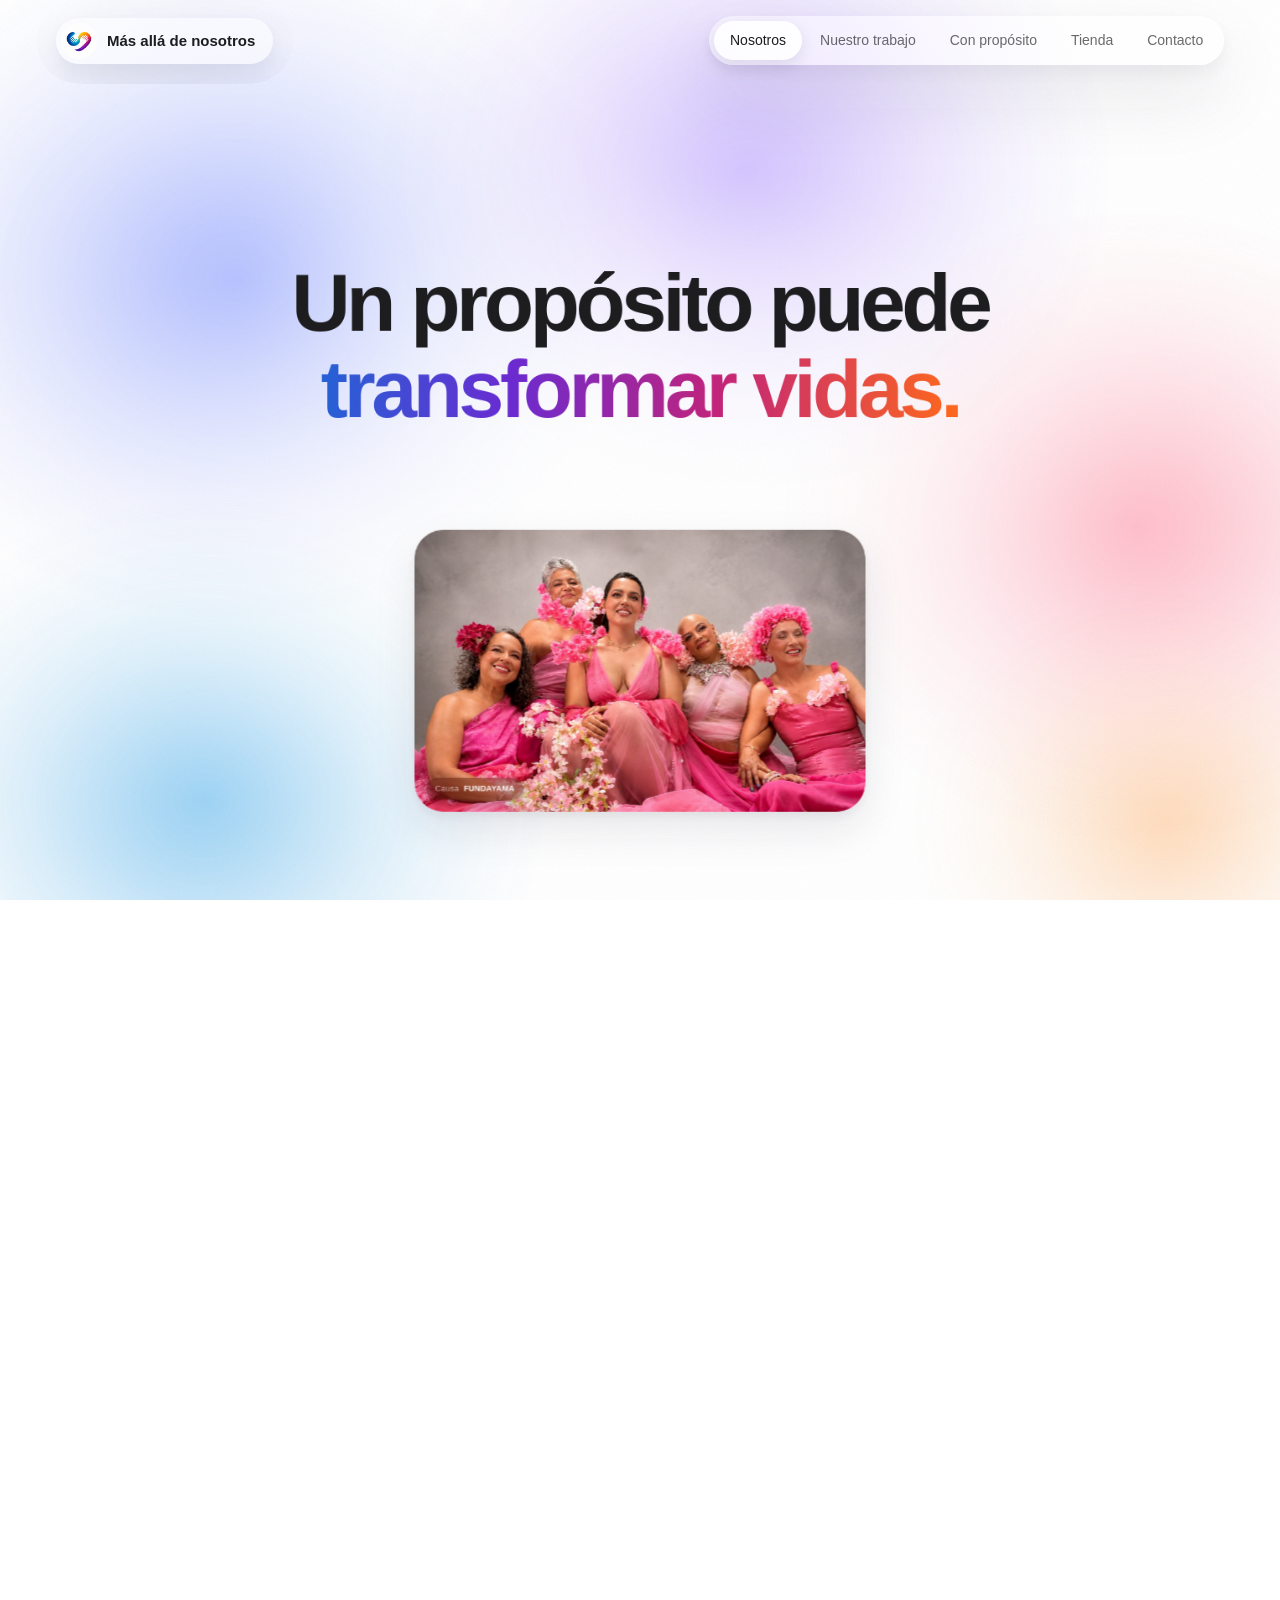
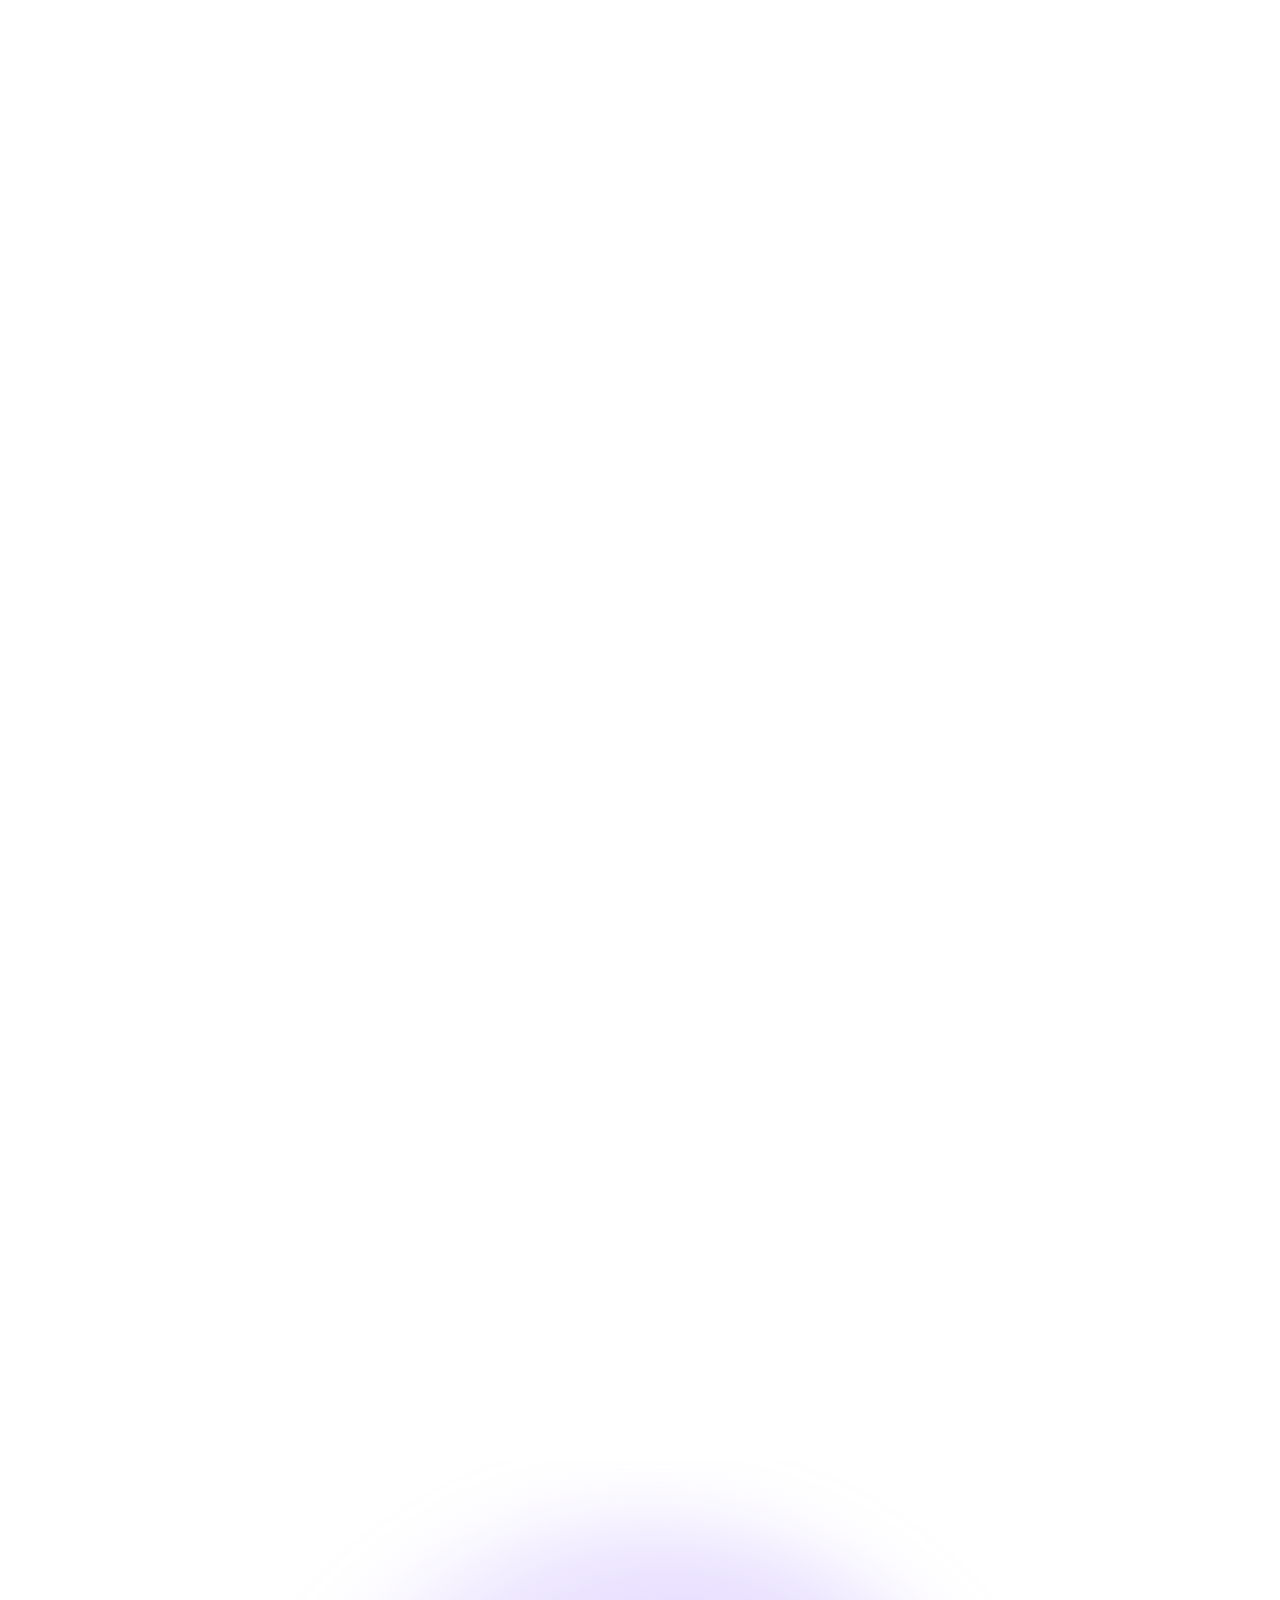
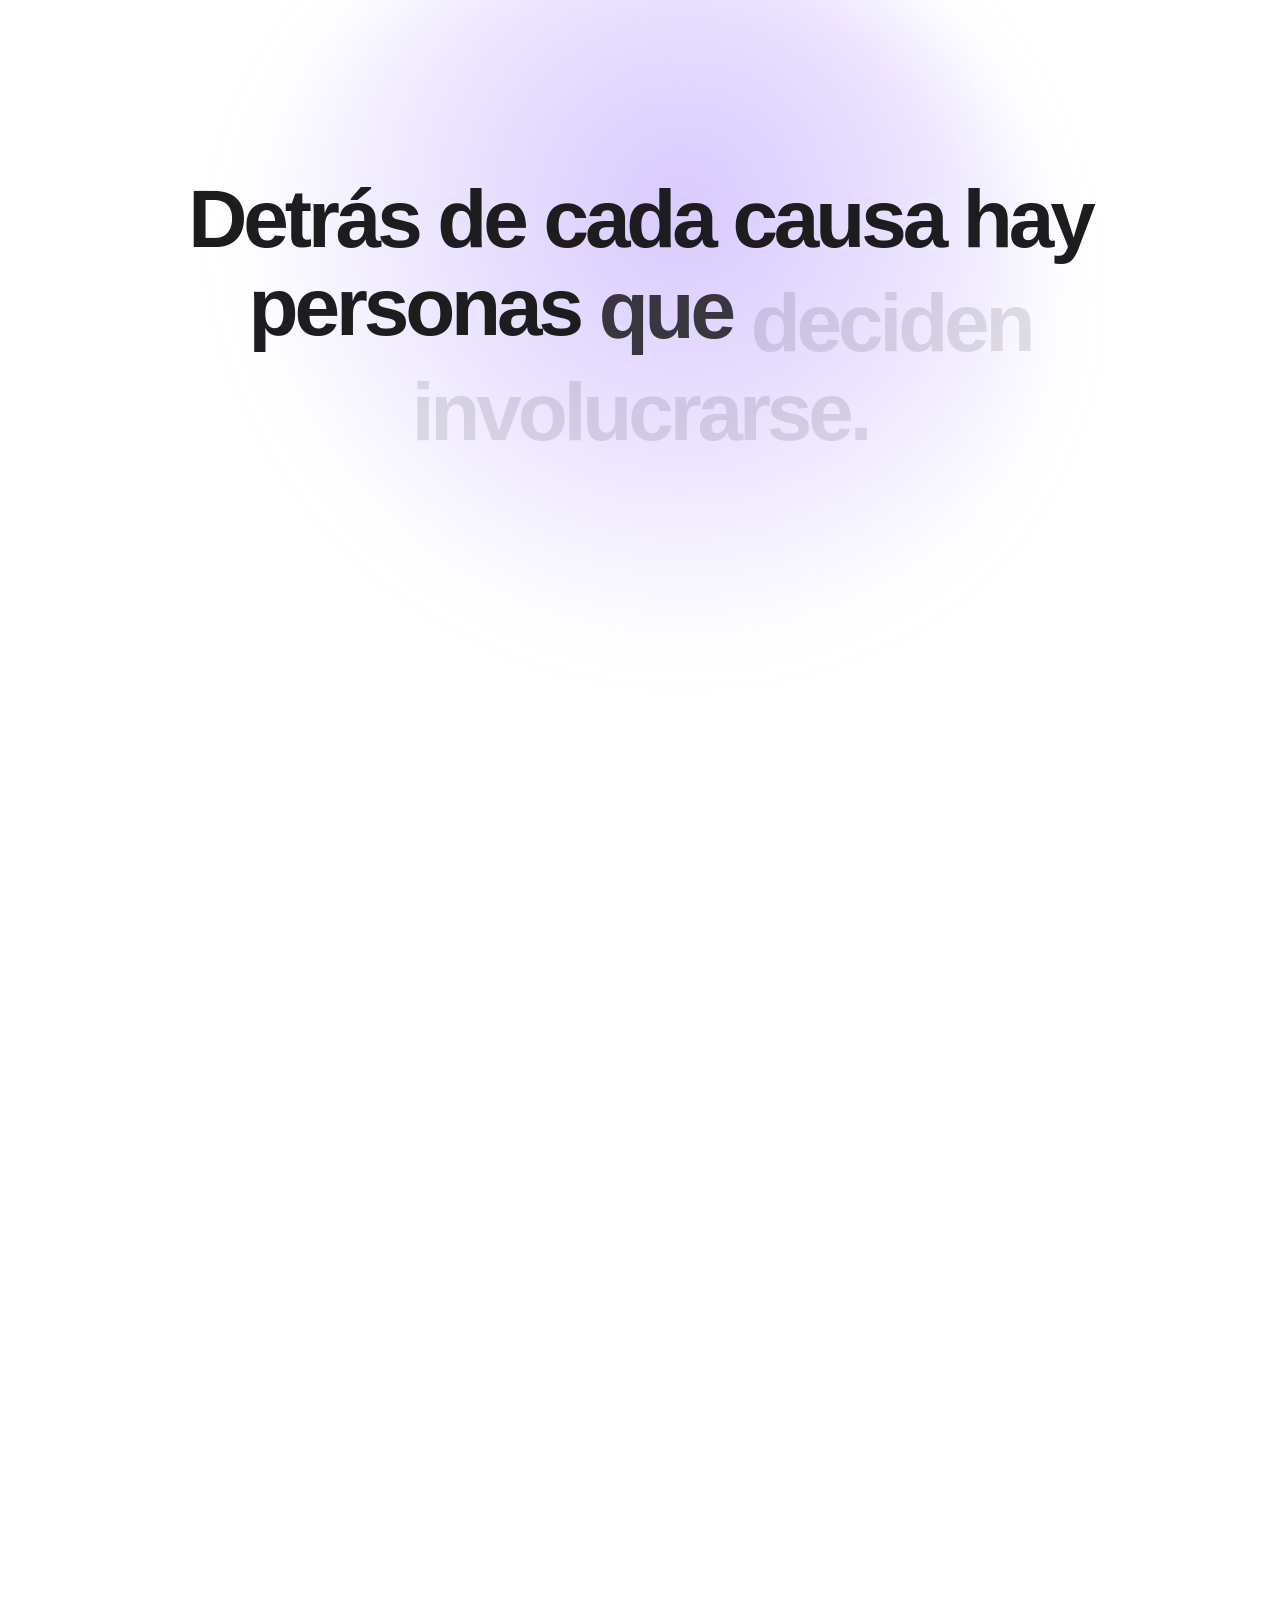
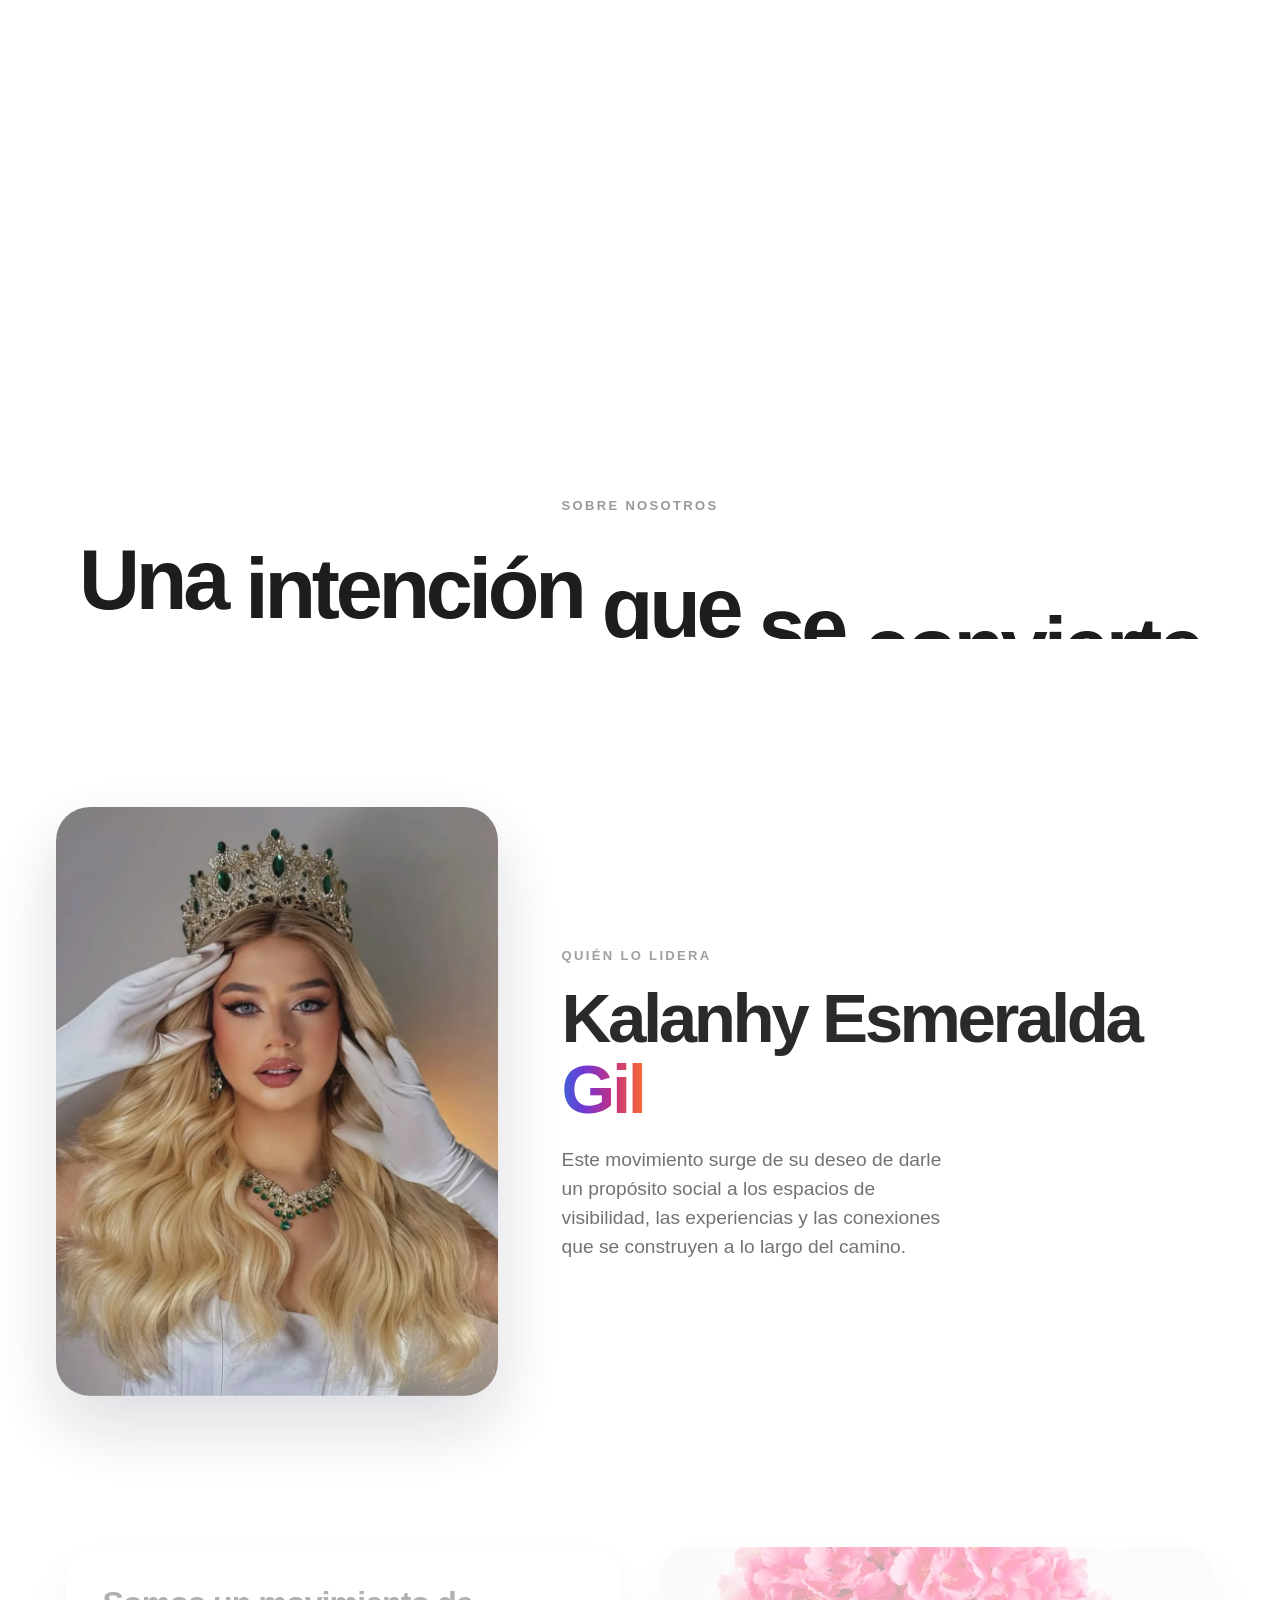
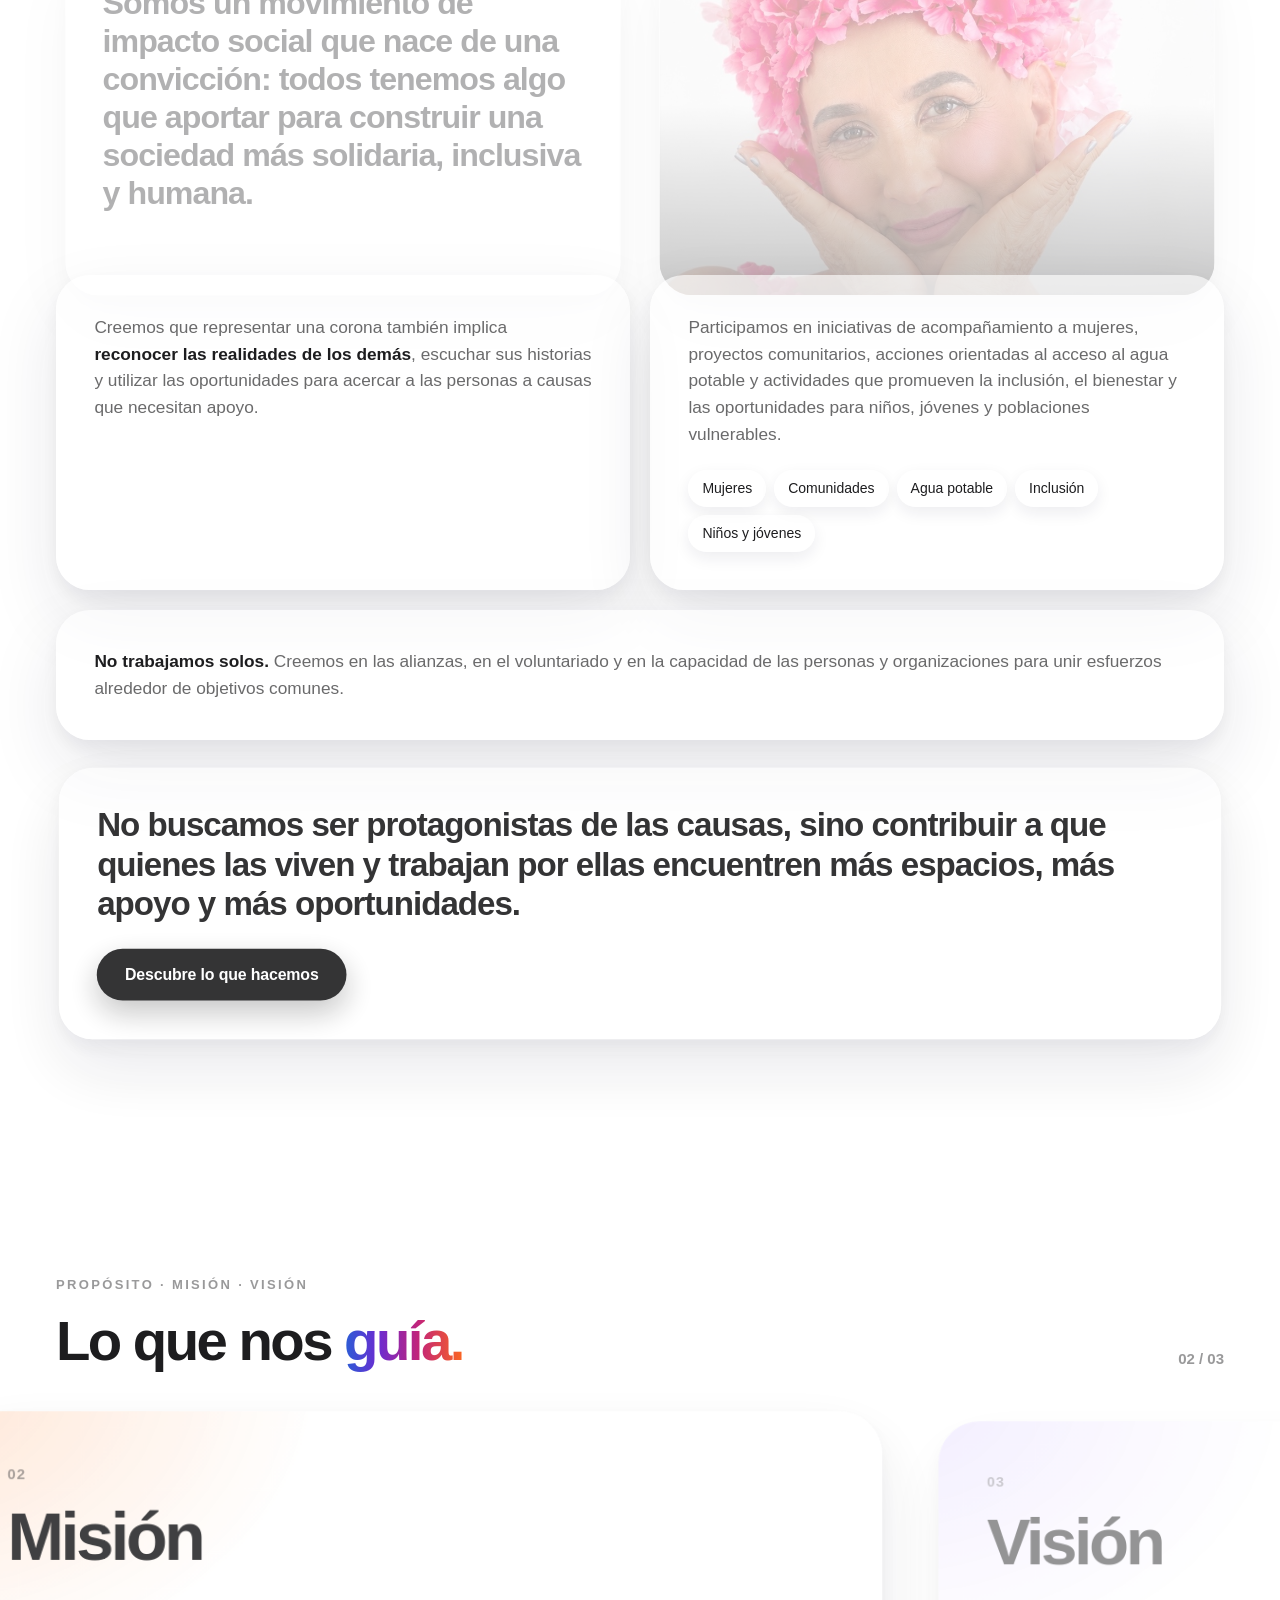
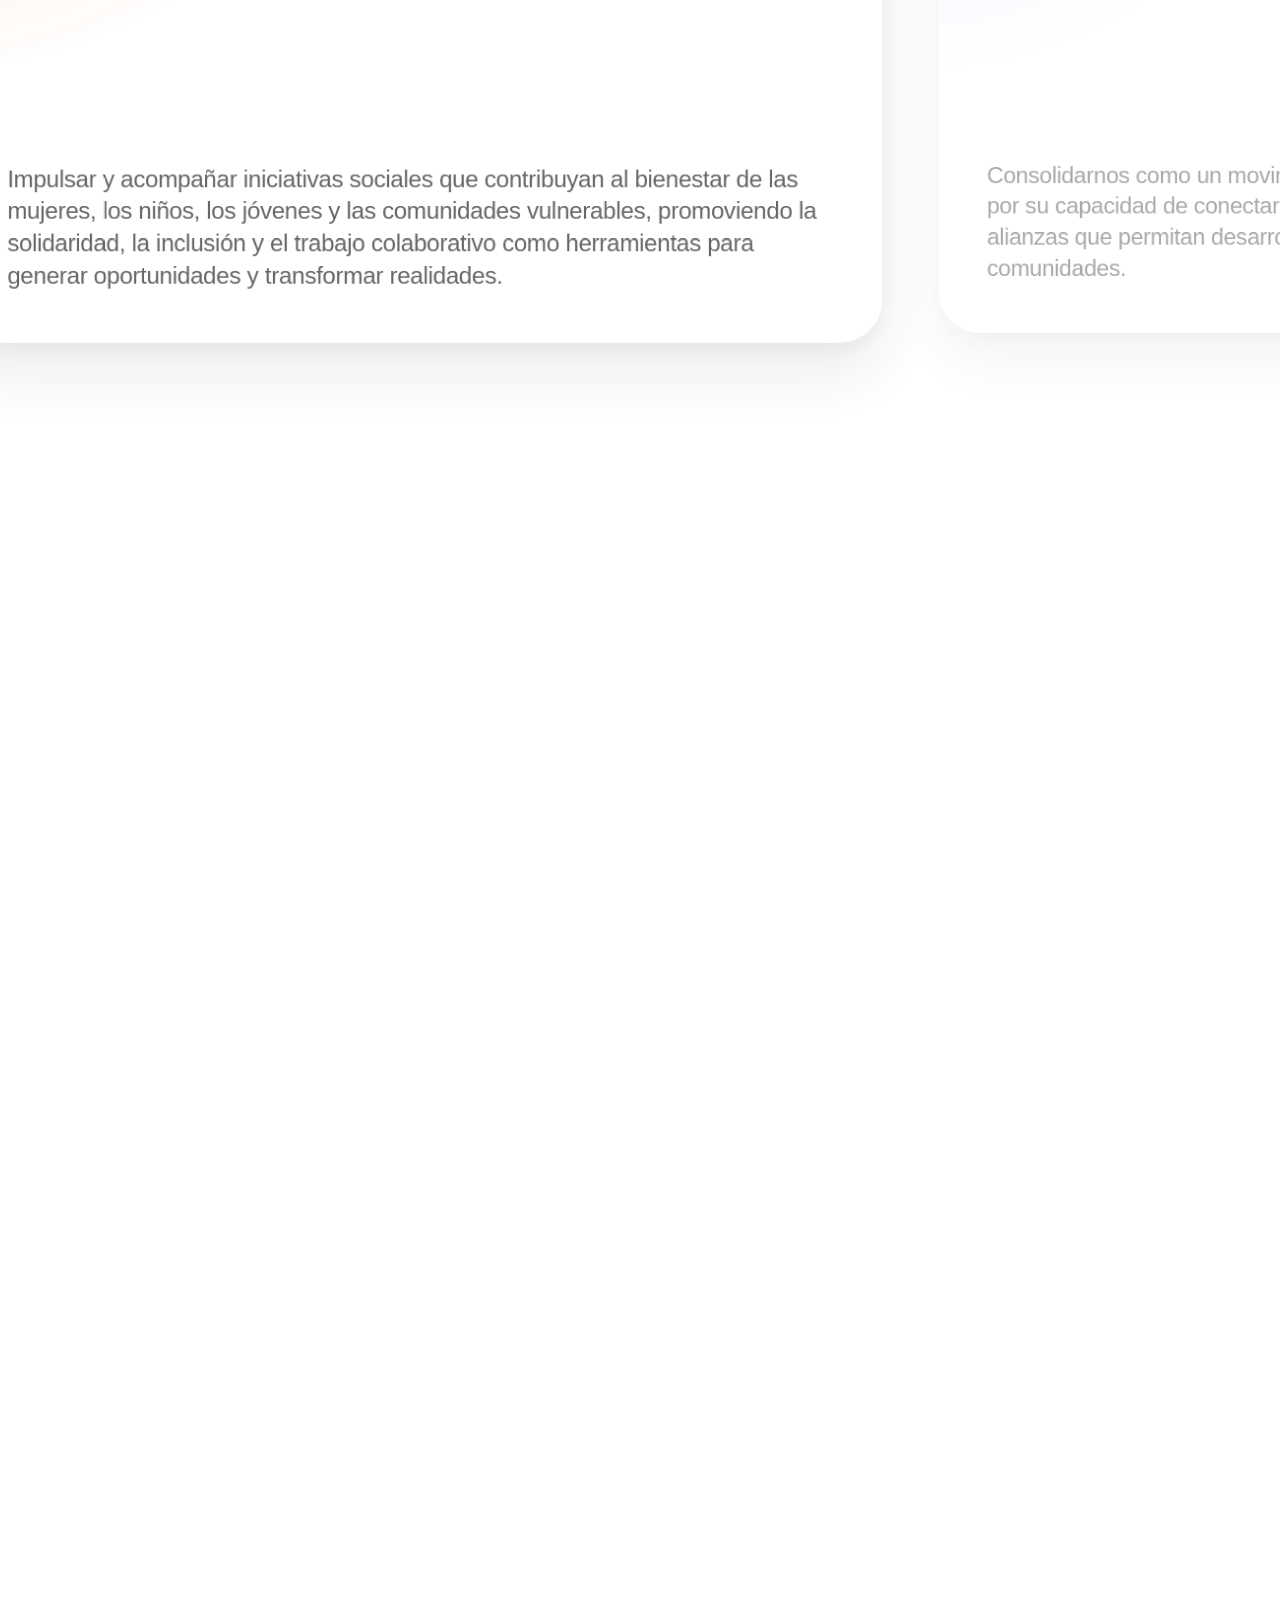
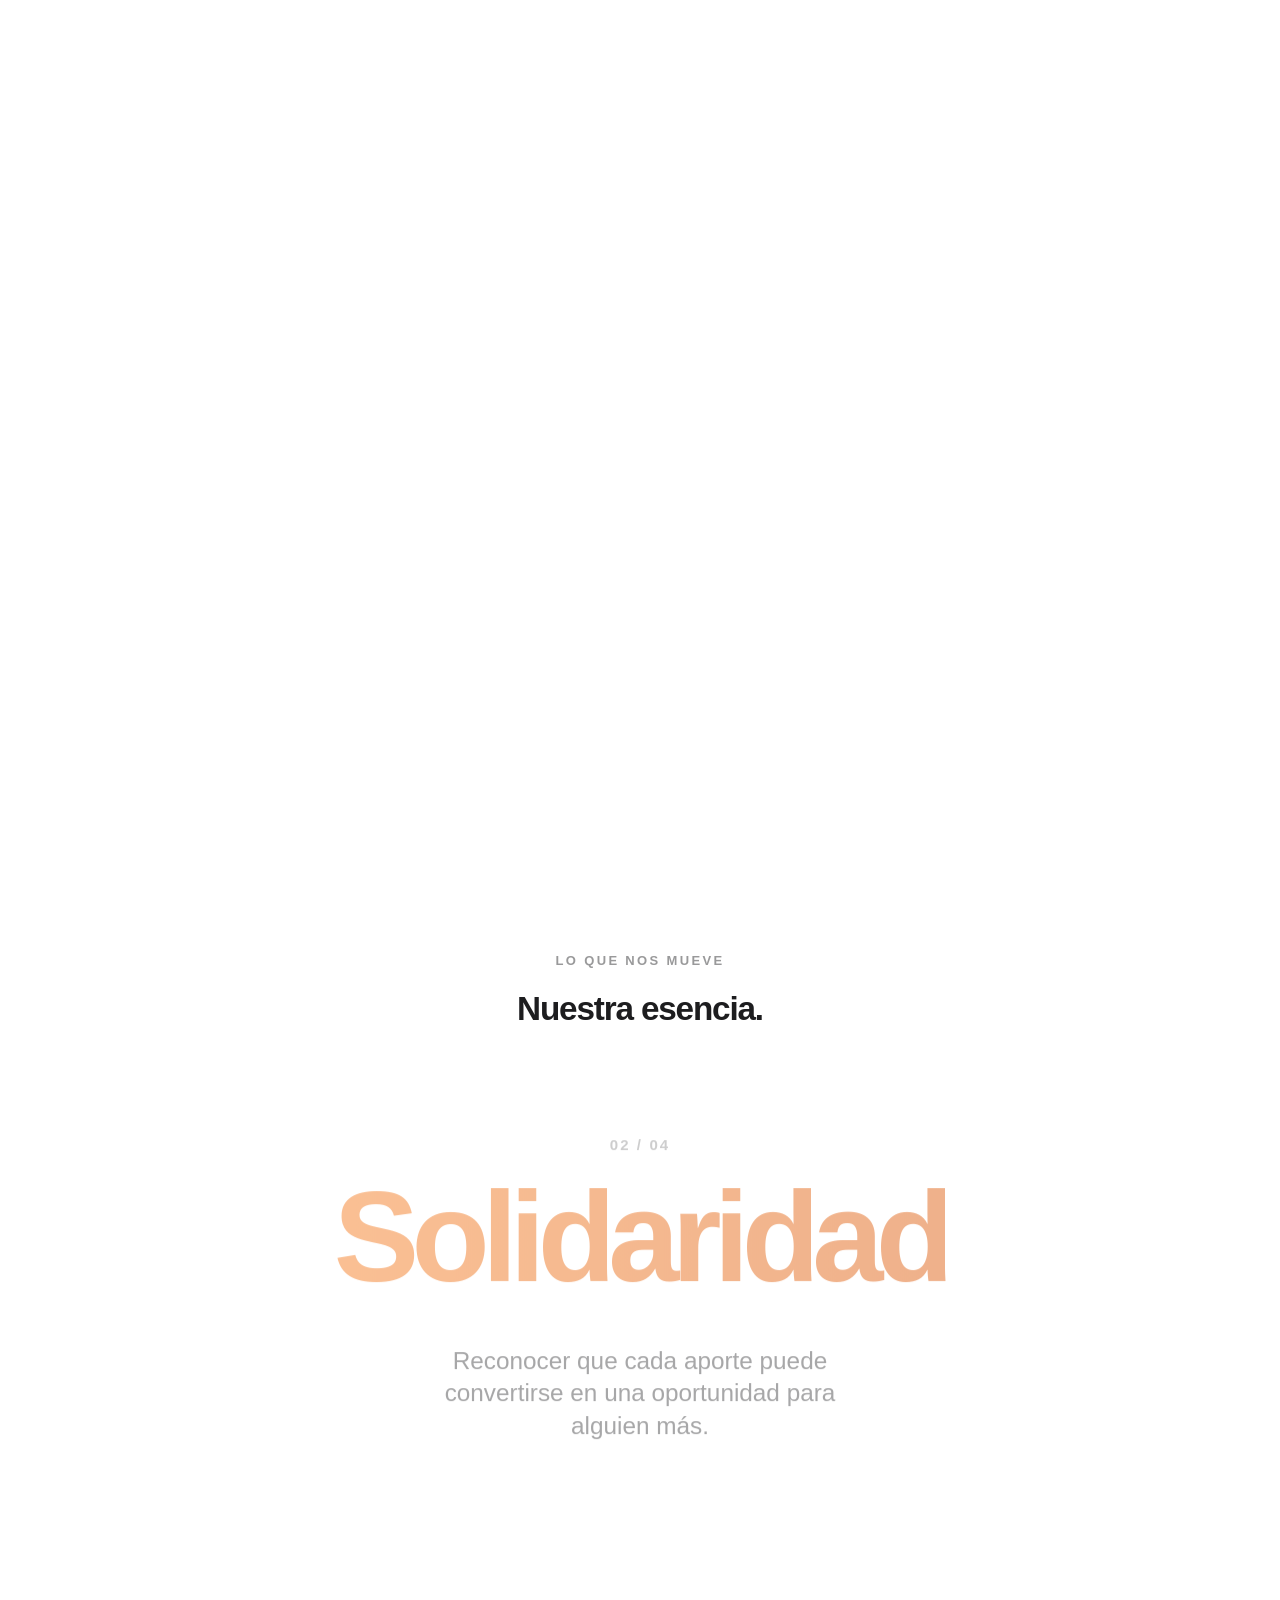
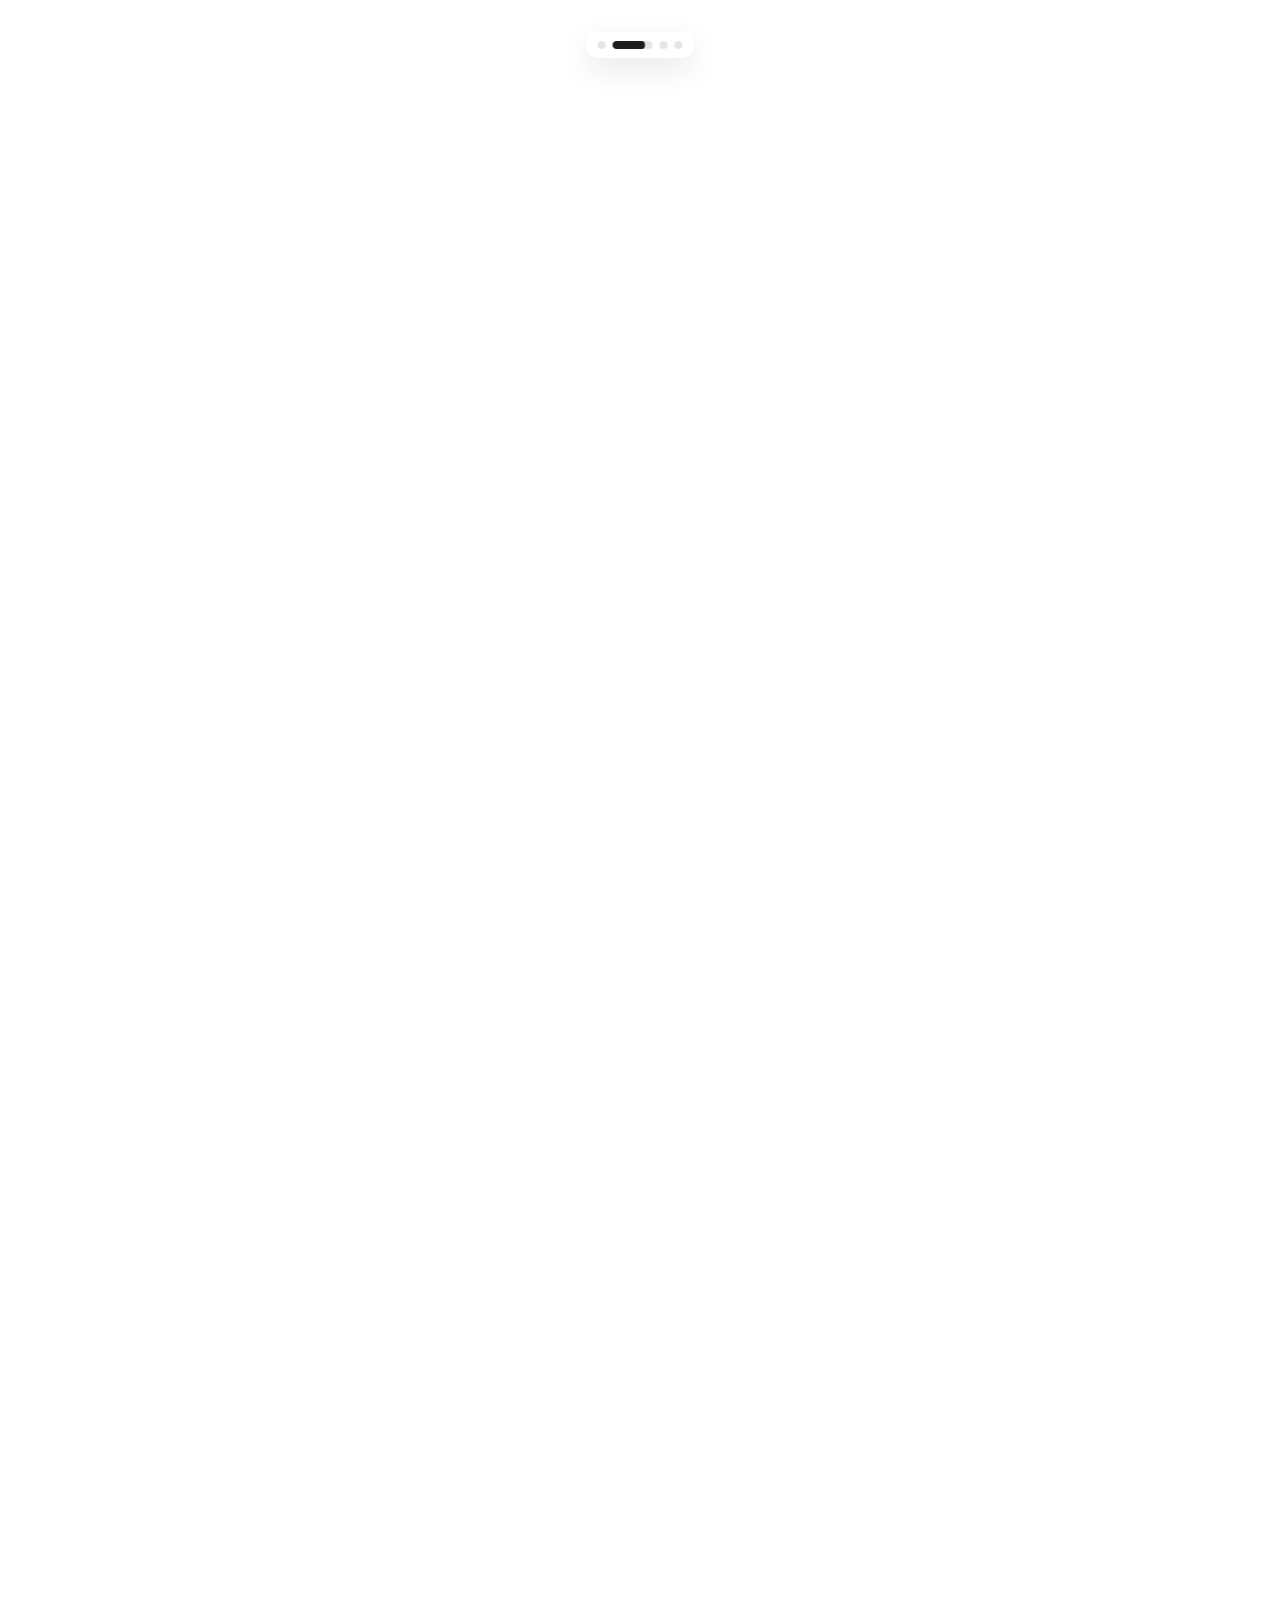
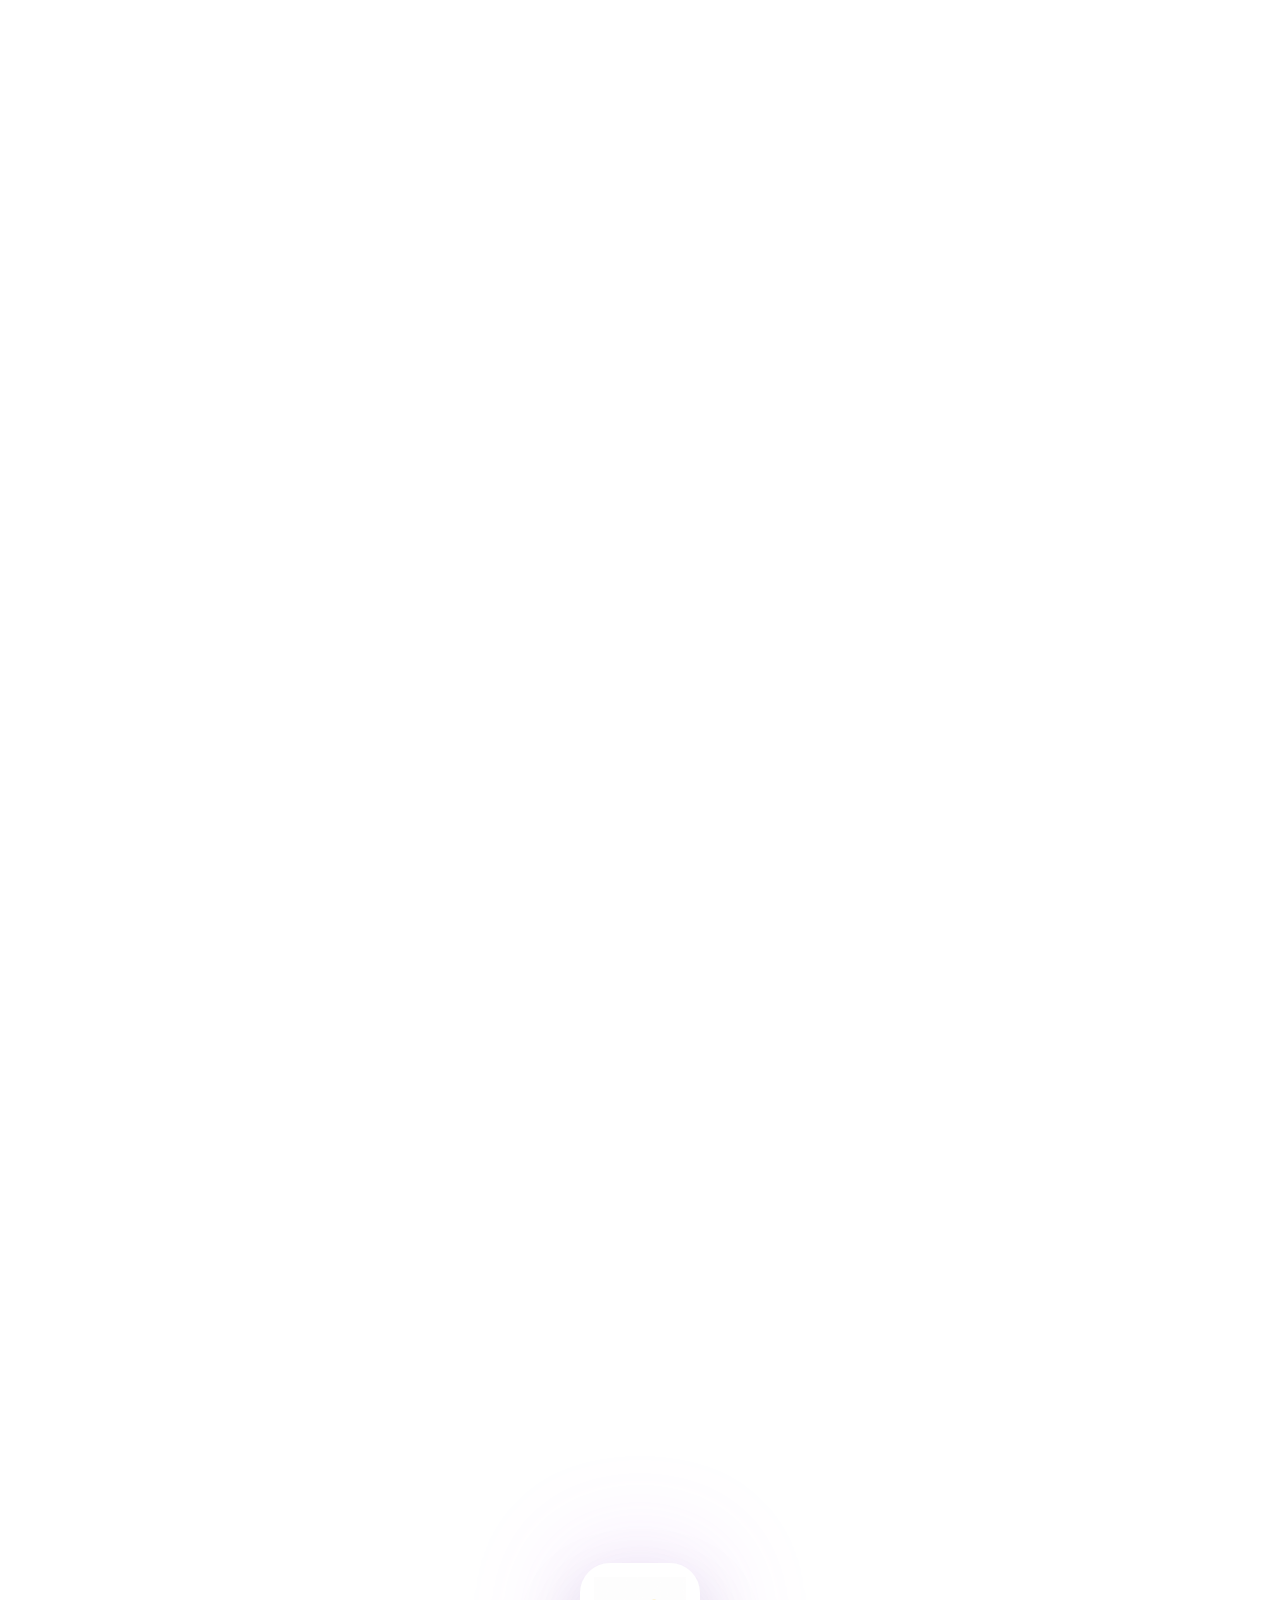
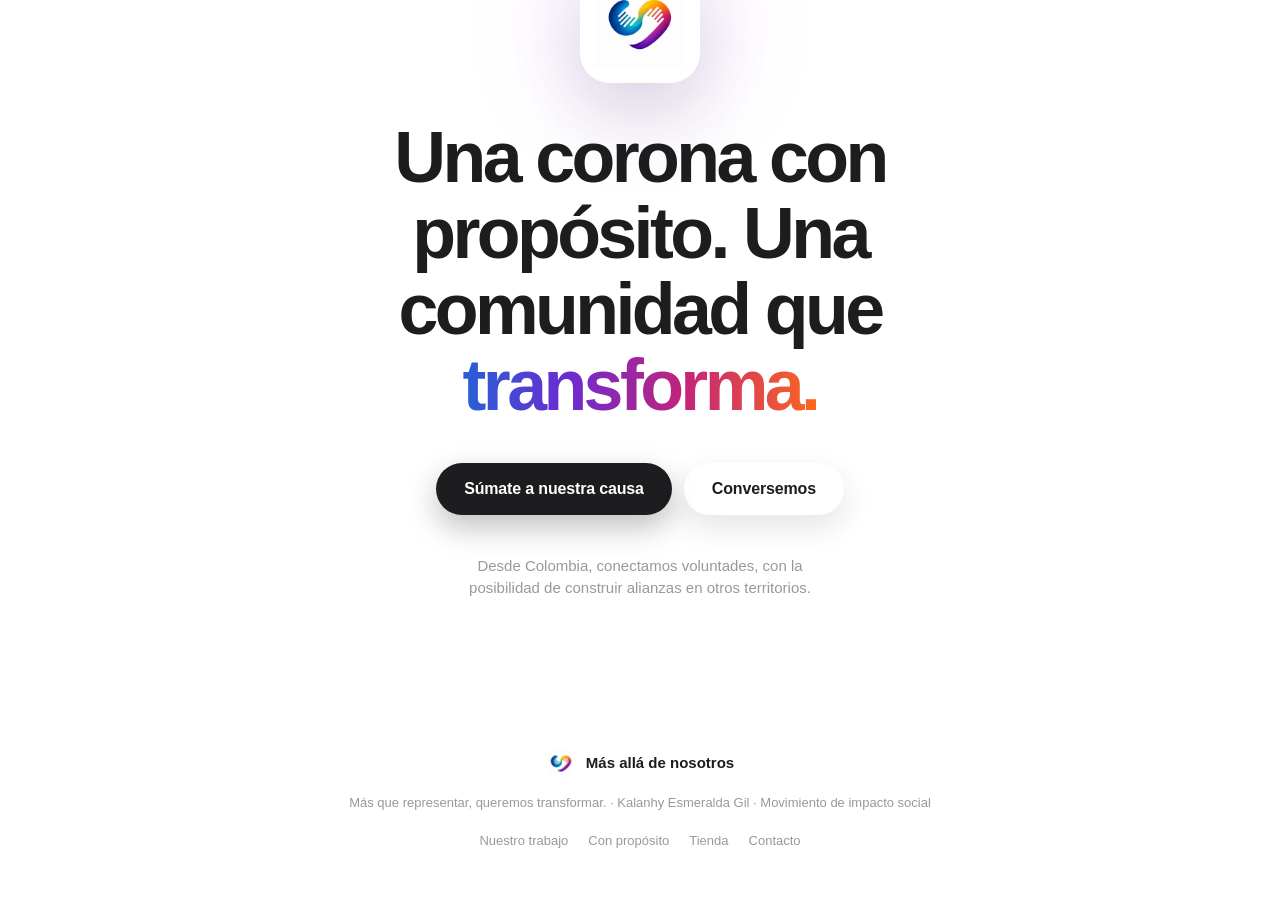
<file: index.html>
<!doctype html>
<html lang="es" class="light">
<head>
<meta charset="utf-8">
<meta name="viewport" content="width=device-width, initial-scale=1"><meta name="color-scheme" content="light dark">
<meta name="description" content="Más allá de nosotros, movimiento social liderado por Kalanhy Esmeralda Gil en Colombia. Conoce nuestras causas, alianzas, voluntariado y tienda con propósito.">
<meta name="robots" content="index, follow">
<meta name="keywords" content="Más allá de nosotros, Kalanhy Esmeralda Gil, Calani Esmeralda Gil, Kalani Gil, fundación Colombia, causas sociales, voluntariado, agua potable, apoyo a mujeres">
<meta property="og:type" content="website">
<meta property="og:site_name" content="Más allá de nosotros">
<meta property="og:title" content="Más allá de nosotros · Kalanhy Esmeralda Gil">
<meta property="og:description" content="Conectamos personas y acompañamos causas sociales en Colombia. Conoce nuestras iniciativas y descubre cómo participar.">
<meta property="og:image" content="assets/portada.jpg">
<meta property="og:image:alt" content="Cinco mujeres de rosa con flores en una actividad de FUNDAYAMA">
<meta name="twitter:card" content="summary_large_image">
<meta name="twitter:title" content="Más allá de nosotros · Kalanhy Esmeralda Gil">
<meta name="twitter:description" content="Conectamos personas y acompañamos causas sociales en Colombia.">
<meta name="twitter:image" content="assets/portada.jpg">
<script type="application/ld+json">{"@context":"https://schema.org","@type":"Organization","name":"Más allá de nosotros","alternateName":["Kalanhy Esmeralda Gil","Calani Esmeralda Gil"],"description":"Movimiento de impacto social que conecta personas y acompaña causas en Colombia.","areaServed":{"@type":"Country","name":"Colombia"}}</script>
<title>Más allá de nosotros</title>
<link rel="icon" type="image/png" href="assets/favicon.png?v=2">
<link rel="stylesheet" href="site.css?v=43"><link rel="stylesheet" href="mobile.css?v=16" media="(max-width: 899px)">
</head>
<body>
<div class="mesh" aria-hidden="true"><i></i><i></i><i></i><i></i><i></i></div>

<header class="topbar">
 <a class="pill brand-pill" href="./"><img src="assets/logo-color.png" alt=""><span class="brand-name">Más allá de nosotros</span></a>
 <nav class="pill tabs" aria-label="Principal">
  <a class="tab" href="./" aria-current="page">Nosotros</a>
  <a class="tab" href="trabajo/">Nuestro trabajo</a>
  <a class="tab" href="proposito/">Con propósito</a>
  <a class="tab" href="tienda/">Tienda</a>
  <a class="tab" href="contacto/">Contacto</a>
 </nav>
</header>

<main>
 <!-- 1. Apertura -->
 <section class="intro" data-pin aria-label="Inicio">
  <div class="stick">
   <div class="layer l1">
    <span class="eyebrow">Movimiento de impacto social</span>
    <h1 data-split>Una corona puede inspirar.</h1>
   </div>
   <div class="layer l2"><h2>Un propósito puede <span class="grad">transformar vidas.</span></h2></div>
   <figure class="photo"><img src="assets/portada.jpg" alt="Cinco mujeres sonrientes con vestidos y flores rosadas, sentadas juntas, en una actividad de FUNDAYAMA" style="object-position:center 30%"><figcaption class="photo-credit"><span>Causa</span> FUNDAYAMA</figcaption></figure>
   <div class="intro-end">
    <p>Creemos que la verdadera belleza también se refleja en lo que hacemos por los demás. Desde Colombia, convertimos la visibilidad en oportunidades para ayudar, conectar personas y acompañar causas que merecen ser escuchadas.</p>
    <div class="actions"><a class="btn btn-light" href="proposito/">Súmate a nuestra causa</a><a class="btn btn-glass" href="trabajo/">Conoce nuestro trabajo</a></div>
   </div>
  </div>
 </section>

 <!-- 2. Manifiesto -->
 <section class="manifesto" data-pin aria-label="Lo que creemos">
  <div class="stick"><span class="glow" aria-hidden="true"></span><p data-words>Detrás de cada causa hay personas que deciden involucrarse.</p></div>
 </section>

 <!-- 3. Sobre nosotros -->
 <section class="about wrap" aria-label="Sobre nosotros">
  <header class="chapter" data-fx>
   <span class="eyebrow">Sobre nosotros</span>
   <h2 data-mask>Una intención que se convierte en <span class="grad">acción.</span></h2>
  </header>
  <div class="leader reveal" data-fx>
   <figure class="leader-photo"><img src="assets/kalanhy.webp" alt="Kalanhy Esmeralda Gil con corona y guantes blancos" loading="lazy"></figure>
   <div class="leader-copy">
    <span class="eyebrow">Quién lo lidera</span>
    <h3>Kalanhy Esmeralda <span class="grad">Gil</span></h3>
    <p>Este movimiento surge de su deseo de darle un propósito social a los espacios de visibilidad, las experiencias y las conexiones que se construyen a lo largo del camino.</p>
   </div>
  </div>
  <div class="bento">
   <article class="tile" style="--span:3" data-fx><p class="lead">Somos un movimiento de impacto social que nace de una convicción: todos tenemos algo que aportar para construir una sociedad más solidaria, inclusiva y humana.</p></article>
   <figure class="tile tile-photo" style="--span:3" data-fx><img src="assets/sobre-nosotros.jpg" alt="Mujer sonriente con un tocado de flores rosadas, apoyando el rostro en sus manos" loading="lazy" style="object-position:center 30%"></figure>
   <div class="tile-rail">
   <article class="tile" style="--span:3" data-fx><p>Creemos que representar una corona también implica <b>reconocer las realidades de los demás</b>, escuchar sus historias y utilizar las oportunidades para acercar a las personas a causas que necesitan apoyo.</p></article>
   <article class="tile" style="--span:3" data-fx>
    <p>Participamos en iniciativas de acompañamiento a mujeres, proyectos comunitarios, acciones orientadas al acceso al agua potable y actividades que promueven la inclusión, el bienestar y las oportunidades para niños, jóvenes y poblaciones vulnerables.</p>
    <div class="chips"><span>Mujeres</span><span>Comunidades</span><span>Agua potable</span><span>Inclusión</span><span>Niños y jóvenes</span></div>
   </article>
   <article class="tile" style="--span:6" data-fx><p><b>No trabajamos solos.</b> Creemos en las alianzas, en el voluntariado y en la capacidad de las personas y organizaciones para unir esfuerzos alrededor de objetivos comunes.</p></article>
   </div>
   <article class="tile" style="--span:6" data-fx>
    <p class="lead">No buscamos ser protagonistas de las causas, sino contribuir a que quienes las viven y trabajan por ellas encuentren más espacios, más apoyo y más oportunidades.</p>
    <a class="btn btn-light" href="trabajo/">Descubre lo que hacemos</a>
   </article>
  </div>
 </section>

 <!-- 4. Propósito, misión y visión -->
 <section class="mvv" data-pin aria-label="Propósito, misión y visión">
  <div class="stick">
   <div class="mvv-head wrap"><div><span class="eyebrow">Propósito · Misión · Visión</span><h2>Lo que nos <span class="grad">guía.</span></h2></div><span class="mvv-count" aria-hidden="true">01 / 03</span></div>
   <div class="track">
    <article class="panel"><div><span class="idx">01</span><h3>Nuestro propósito</h3></div><p>Promover acciones de impacto social mediante el acompañamiento humano, la colaboración y la articulación de personas, organizaciones y empresas comprometidas con el bienestar de las comunidades.</p></article>
    <article class="panel"><div><span class="idx">02</span><h3>Misión</h3></div><p>Impulsar y acompañar iniciativas sociales que contribuyan al bienestar de las mujeres, los niños, los jóvenes y las comunidades vulnerables, promoviendo la solidaridad, la inclusión y el trabajo colaborativo como herramientas para generar oportunidades y transformar realidades.</p></article>
    <article class="panel"><div><span class="idx">03</span><h3>Visión</h3></div><p>Consolidarnos como un movimiento de impacto social reconocido en Colombia por su capacidad de conectar personas, movilizar voluntades y construir alianzas que permitan desarrollar iniciativas sostenibles en beneficio de las comunidades.</p></article>
   </div>
  </div>
 </section>

 <!-- 5. Nuestra esencia -->
 <section class="values" data-pin aria-label="Nuestra esencia">
  <div class="stick">
   <header class="v-head"><span class="eyebrow">Lo que nos mueve</span><h2>Nuestra esencia.</h2></header>
   <div class="v-item"><span class="v-num">01 / 04</span><h3 class="v-word">Humanidad</h3><p class="v-desc">Escuchar, comprender y acompañar a las personas desde el respeto y la empatía.</p></div>
   <div class="v-item"><span class="v-num">02 / 04</span><h3 class="v-word">Solidaridad</h3><p class="v-desc">Reconocer que cada aporte puede convertirse en una oportunidad para alguien más.</p></div>
   <div class="v-item"><span class="v-num">03 / 04</span><h3 class="v-word">Colaboración</h3><p class="v-desc">Construir alianzas y conectar capacidades para alcanzar objetivos comunes.</p></div>
   <div class="v-item"><span class="v-num">04 / 04</span><h3 class="v-word">Compromiso</h3><p class="v-desc">Convertir las buenas intenciones en acciones responsables y sostenidas.</p></div>
   <div class="v-progress" aria-hidden="true"><span></span><span></span><span></span><span></span></div>
  </div>
 </section>

 <!-- 6. Cierre -->
 <section class="closing wrap reveal" data-fx aria-label="Súmate">
  <div class="app-icon"><img src="assets/logo-color.png" alt="Logo de Más allá de nosotros: dos manos que forman un corazón"></div>
  <h2>Una corona con propósito. Una comunidad que <span class="grad">transforma.</span></h2>
  <div class="actions"><a class="btn btn-light" href="proposito/">Súmate a nuestra causa</a><a class="btn btn-glass" href="contacto/">Conversemos</a></div>
  <p class="note">Desde Colombia, conectamos voluntades, con la posibilidad de construir alianzas en otros territorios.</p>
 </section>
</main>

<footer>
 <a class="f-brand" href="./"><img src="assets/logo-color.png" alt="">Más allá de nosotros</a>
 <p>Más que representar, queremos transformar. · Kalanhy Esmeralda Gil · Movimiento de impacto social</p>
 <nav aria-label="Pie de página"><a href="trabajo/">Nuestro trabajo</a><a href="proposito/">Con propósito</a><a href="tienda/">Tienda</a><a href="contacto/">Contacto</a></nav>
</footer>

<script src="site.js?v=43"></script>
</body>
</html>
</file>
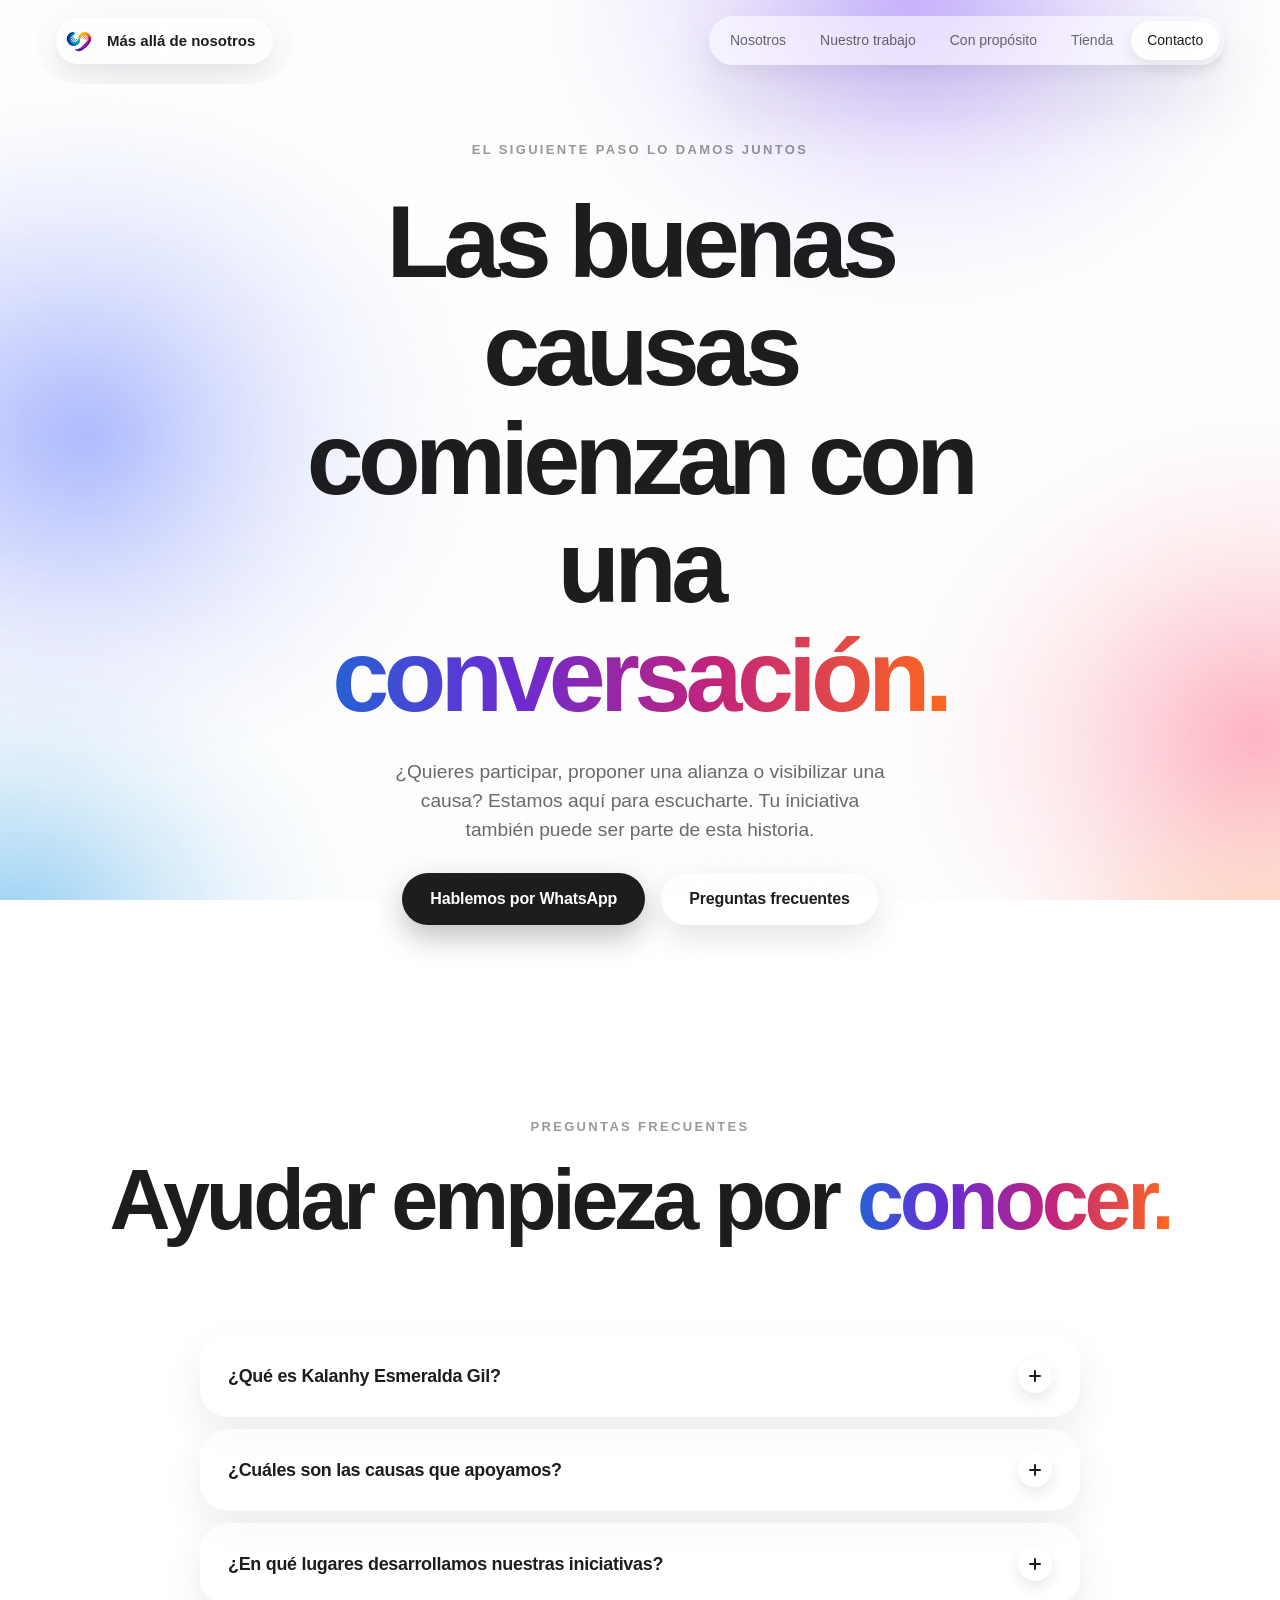
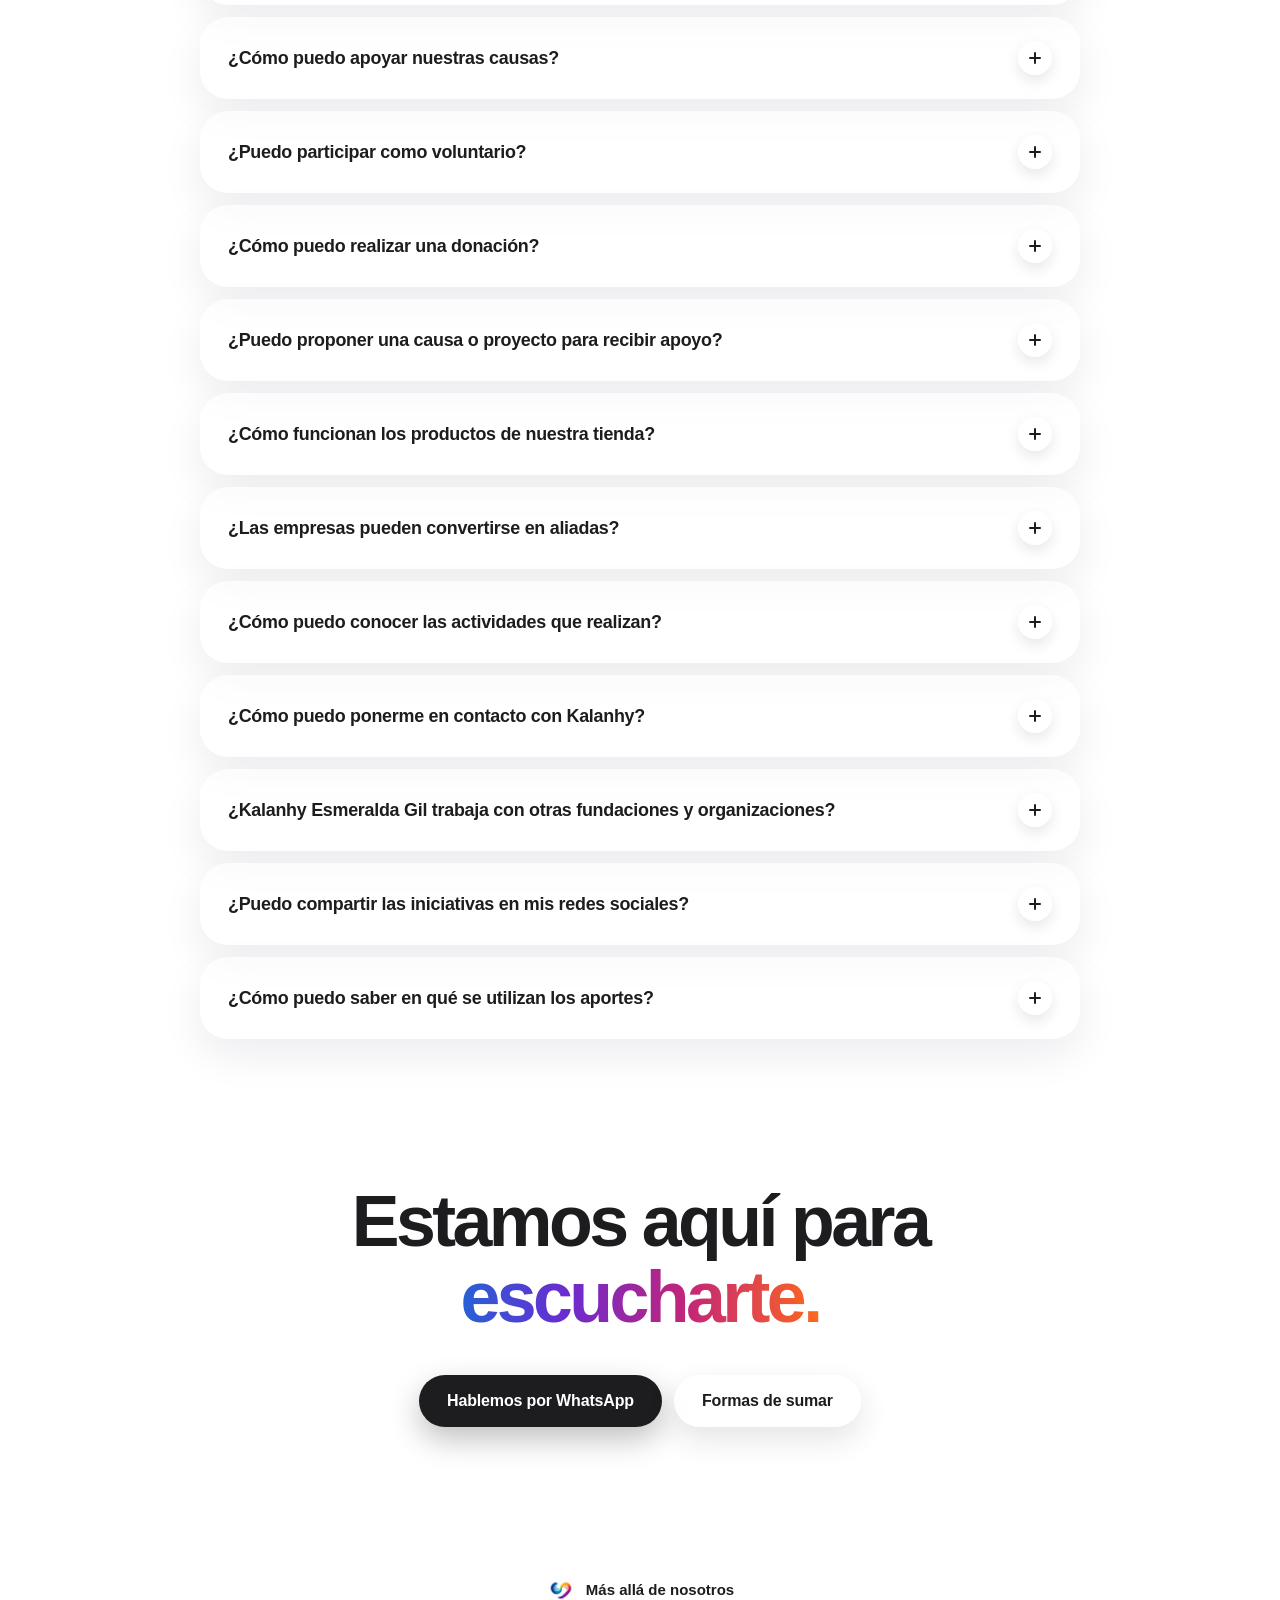
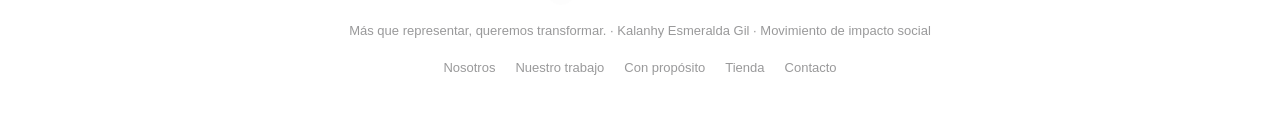
<file: contacto/index.html>
<!doctype html>
<html lang="es" class="light simple">
<head>
<meta charset="utf-8">
<meta name="viewport" content="width=device-width, initial-scale=1"><meta name="color-scheme" content="light dark">
<base href="../">
<title>Contacto · Más allá de nosotros</title>
<meta name="description" content="Conversemos sobre tus ideas y las distintas formas de sumar a las causas de Más allá de nosotros.">
<meta name="robots" content="index, follow">
<meta property="og:type" content="website">
<meta property="og:site_name" content="Más allá de nosotros">
<meta property="og:title" content="Contacto · Más allá de nosotros">
<meta property="og:description" content="Conversemos sobre tus ideas y las distintas formas de sumar a las causas de Más allá de nosotros.">
<meta property="og:image" content="assets/portada.jpg">
<link rel="icon" type="image/png" href="assets/favicon.png?v=2">
<link rel="stylesheet" href="site.css?v=43"><link rel="stylesheet" href="mobile.css?v=16" media="(max-width: 899px)">
</head>
<body>
<div class="mesh" aria-hidden="true"><i></i><i></i><i></i><i></i><i></i></div>

<header class="topbar">
 <a class="pill brand-pill" href="./"><img src="assets/logo-color.png" alt=""><span class="brand-name">Más allá de nosotros</span></a>
 <nav class="pill tabs" aria-label="Principal">
  <a class="tab" href="./">Nosotros</a>
  <a class="tab" href="trabajo/">Nuestro trabajo</a>
  <a class="tab" href="proposito/">Con propósito</a>
  <a class="tab" href="tienda/">Tienda</a>
  <a class="tab" href="contacto/" aria-current="page">Contacto</a>
 </nav>
</header>

<main>
 <section class="hero-simple compact" aria-label="Contacto">
  <span class="eyebrow">El siguiente paso lo damos juntos</span>
  <h1>Las buenas causas comienzan con una <span class="grad">conversación.</span></h1>
  <p>¿Quieres participar, proponer una alianza o visibilizar una causa? Estamos aquí para escucharte. Tu iniciativa también puede ser parte de esta historia.</p>
  <div class="actions"><button class="btn btn-light" type="button" data-contact="conocer el movimiento">Hablemos por WhatsApp</button><a class="btn btn-glass" href="contacto/#preguntas">Preguntas frecuentes</a></div>
 </section>

 <section class="wrap block" id="preguntas" aria-label="Preguntas frecuentes">
  <header class="chapter reveal"><span class="eyebrow">Preguntas frecuentes</span><h2>Ayudar empieza por <span class="grad">conocer.</span></h2></header>
  <div class="faq-list reveal">
   <details><summary>¿Qué es Kalanhy Esmeralda Gil?<i aria-hidden="true"></i></summary><p>Kalanhy Esmeralda Gil es un movimiento de impacto social que busca inspirar, conectar personas y promover acciones solidarias en favor de diferentes causas. A través de alianzas, proyectos y trabajo colaborativo, impulsamos iniciativas que contribuyen al bienestar de las comunidades.</p></details>
   <details><summary>¿Cuáles son las causas que apoyamos?<i aria-hidden="true"></i></summary><p>Nuestro compromiso está orientado a diferentes causas sociales, entre ellas el bienestar de las mujeres, la salud y el acompañamiento humano, las comunidades vulnerables, el acceso al agua potable, el cuidado del medioambiente, la inclusión social y el desarrollo de niños y jóvenes.</p></details>
   <details><summary>¿En qué lugares desarrollamos nuestras iniciativas?<i aria-hidden="true"></i></summary><p>Nuestra labor se desarrolla principalmente en Colombia, donde buscamos conectar con comunidades, organizaciones y personas que trabajan por generar cambios positivos en sus territorios.</p></details>
   <details><summary>¿Cómo puedo apoyar nuestras causas?<i aria-hidden="true"></i></summary><p>Existen diferentes maneras de sumarte: puedes realizar un aporte económico a una iniciativa, participar como voluntario, ofrecer tus conocimientos y habilidades, compartir nuestras actividades en redes sociales o ayudarnos a conectar con personas y organizaciones interesadas en colaborar.</p></details>
   <details><summary>¿Puedo participar como voluntario?<i aria-hidden="true"></i></summary><p>¡Por supuesto! Creemos que todas las personas tienen algo valioso que aportar. Si deseas compartir tu tiempo, conocimientos o habilidades en alguna de nuestras iniciativas, puedes comunicarte con nosotros a través de nuestros canales de contacto.</p></details>
   <details><summary>¿Cómo puedo realizar una donación?<i aria-hidden="true"></i></summary><p>Puedes comunicarte con nosotros para conocer las iniciativas que están recibiendo aportes, los mecanismos disponibles y las necesidades de cada proyecto. Te proporcionaremos la información correspondiente para que tu contribución llegue a la causa que deseas apoyar.</p></details>
   <details><summary>¿Puedo proponer una causa o proyecto para recibir apoyo?<i aria-hidden="true"></i></summary><p>¡Sí! Nos interesa conocer nuevas iniciativas y escuchar a personas, comunidades y organizaciones que trabajan por el bienestar colectivo. Puedes presentarnos tu propuesta a través de nuestros canales de contacto para conocerla y evaluar posibles oportunidades de colaboración.</p></details>
   <details><summary>¿Cómo funcionan los productos de nuestra tienda?<i aria-hidden="true"></i></summary><p>Nuestra tienda reúne accesorios y productos elaborados o seleccionados por Kalanhy. Una parte de los recursos obtenidos se destina al apoyo de nuestras causas sociales. La contribución correspondiente se informará en cada producto o campaña.</p></details>
   <details><summary>¿Las empresas pueden convertirse en aliadas?<i aria-hidden="true"></i></summary><p>¡Claro que sí! Invitamos a empresas, emprendimientos, organizaciones y marcas a vincularse mediante patrocinios, donaciones, voluntariado corporativo, aportes en especie o alianzas estratégicas. Juntos podemos ampliar el alcance de nuestras iniciativas y llegar a más comunidades.</p></details>
   <details><summary>¿Cómo puedo conocer las actividades que realizan?<i aria-hidden="true"></i></summary><p>Puedes visitar la sección Nuestro trabajo, donde compartimos las iniciativas, proyectos y alianzas en las que participamos. También puedes seguir nuestros canales digitales para conocer nuevas actividades, experiencias y oportunidades de colaboración.</p></details>
   <details><summary>¿Cómo puedo ponerme en contacto con Kalanhy?<i aria-hidden="true"></i></summary><p>Puedes escribirnos a través de la sección Contacto de nuestra página web. Allí podrás compartir tus inquietudes, propuestas, solicitudes de apoyo o interés en participar en nuestras iniciativas. Estaremos encantados de escucharte.</p></details>
   <details><summary>¿Kalanhy Esmeralda Gil trabaja con otras fundaciones y organizaciones?<i aria-hidden="true"></i></summary><p>Sí. Creemos en el poder de las alianzas y el trabajo conjunto. Por eso, nos vinculamos con fundaciones, organizaciones, empresas y personas que comparten nuestro interés por impulsar causas sociales y generar oportunidades para las comunidades.</p></details>
   <details><summary>¿Puedo compartir las iniciativas en mis redes sociales?<i aria-hidden="true"></i></summary><p>¡Por supuesto! Compartir también es una forma de ayudar. Cuando difundes nuestras iniciativas, contribuyes a que más personas conozcan las causas, se sensibilicen y encuentren maneras de participar.</p></details>
   <details><summary>¿Cómo puedo saber en qué se utilizan los aportes?<i aria-hidden="true"></i></summary><p>Cada iniciativa tiene necesidades y objetivos particulares. Por eso, buscamos comunicar las actividades realizadas y los resultados de nuestras acciones. Cuando se habiliten mecanismos de recepción de aportes, compartiremos la información correspondiente sobre su destinación y ejecución.</p></details>
  </div>
 </section>

 <section class="closing wrap reveal" aria-label="Escríbenos">
  <h2>Estamos aquí para <span class="grad">escucharte.</span></h2>
  <div class="actions"><button class="btn btn-light" type="button" data-contact="conocer el movimiento">Hablemos por WhatsApp</button><a class="btn btn-glass" href="proposito/">Formas de sumar</a></div>
 </section>
</main>

<footer>
 <a class="f-brand" href="./"><img src="assets/logo-color.png" alt="">Más allá de nosotros</a>
 <p>Más que representar, queremos transformar. · Kalanhy Esmeralda Gil · Movimiento de impacto social</p>
 <nav aria-label="Pie de página"><a href="./">Nosotros</a><a href="trabajo/">Nuestro trabajo</a><a href="proposito/">Con propósito</a><a href="tienda/">Tienda</a><a href="contacto/">Contacto</a></nav>
</footer>
<div class="toast" role="status"></div>
<script src="site.js?v=43"></script>
</body>
</html>
</file>
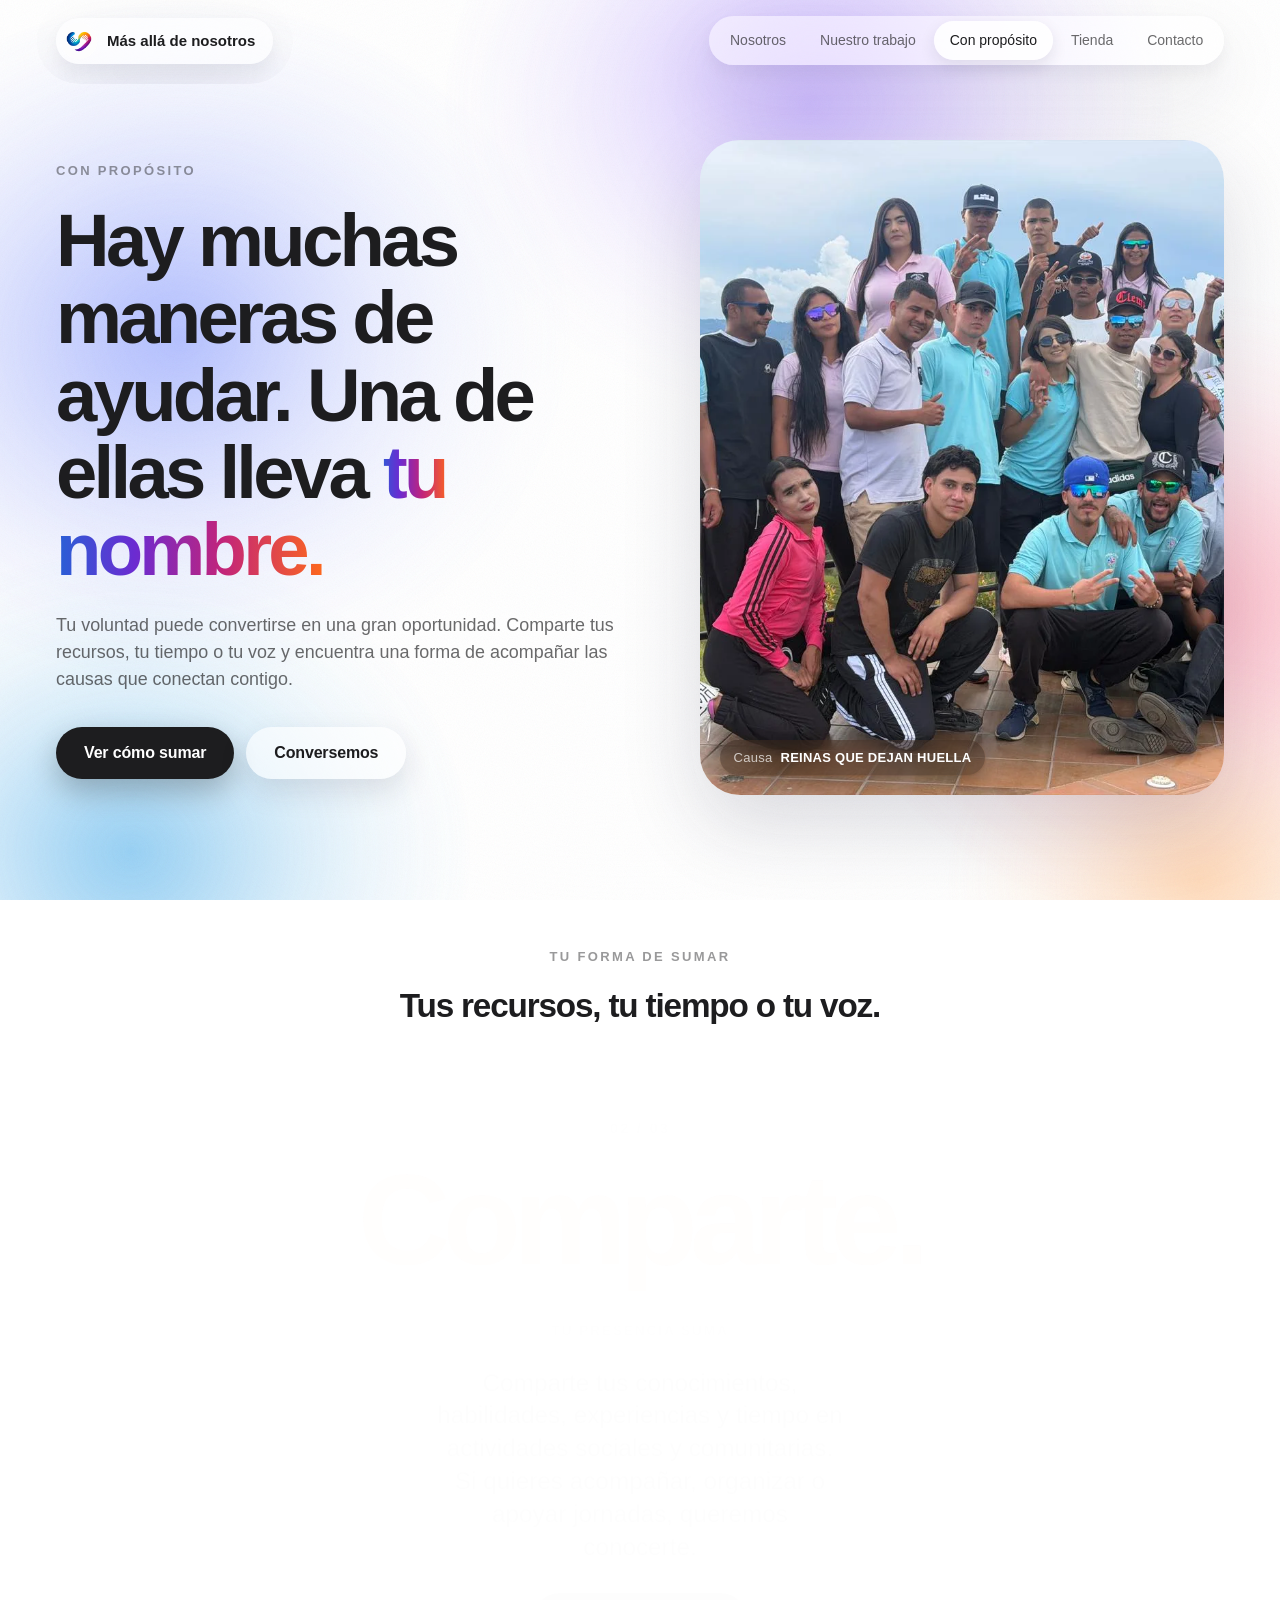
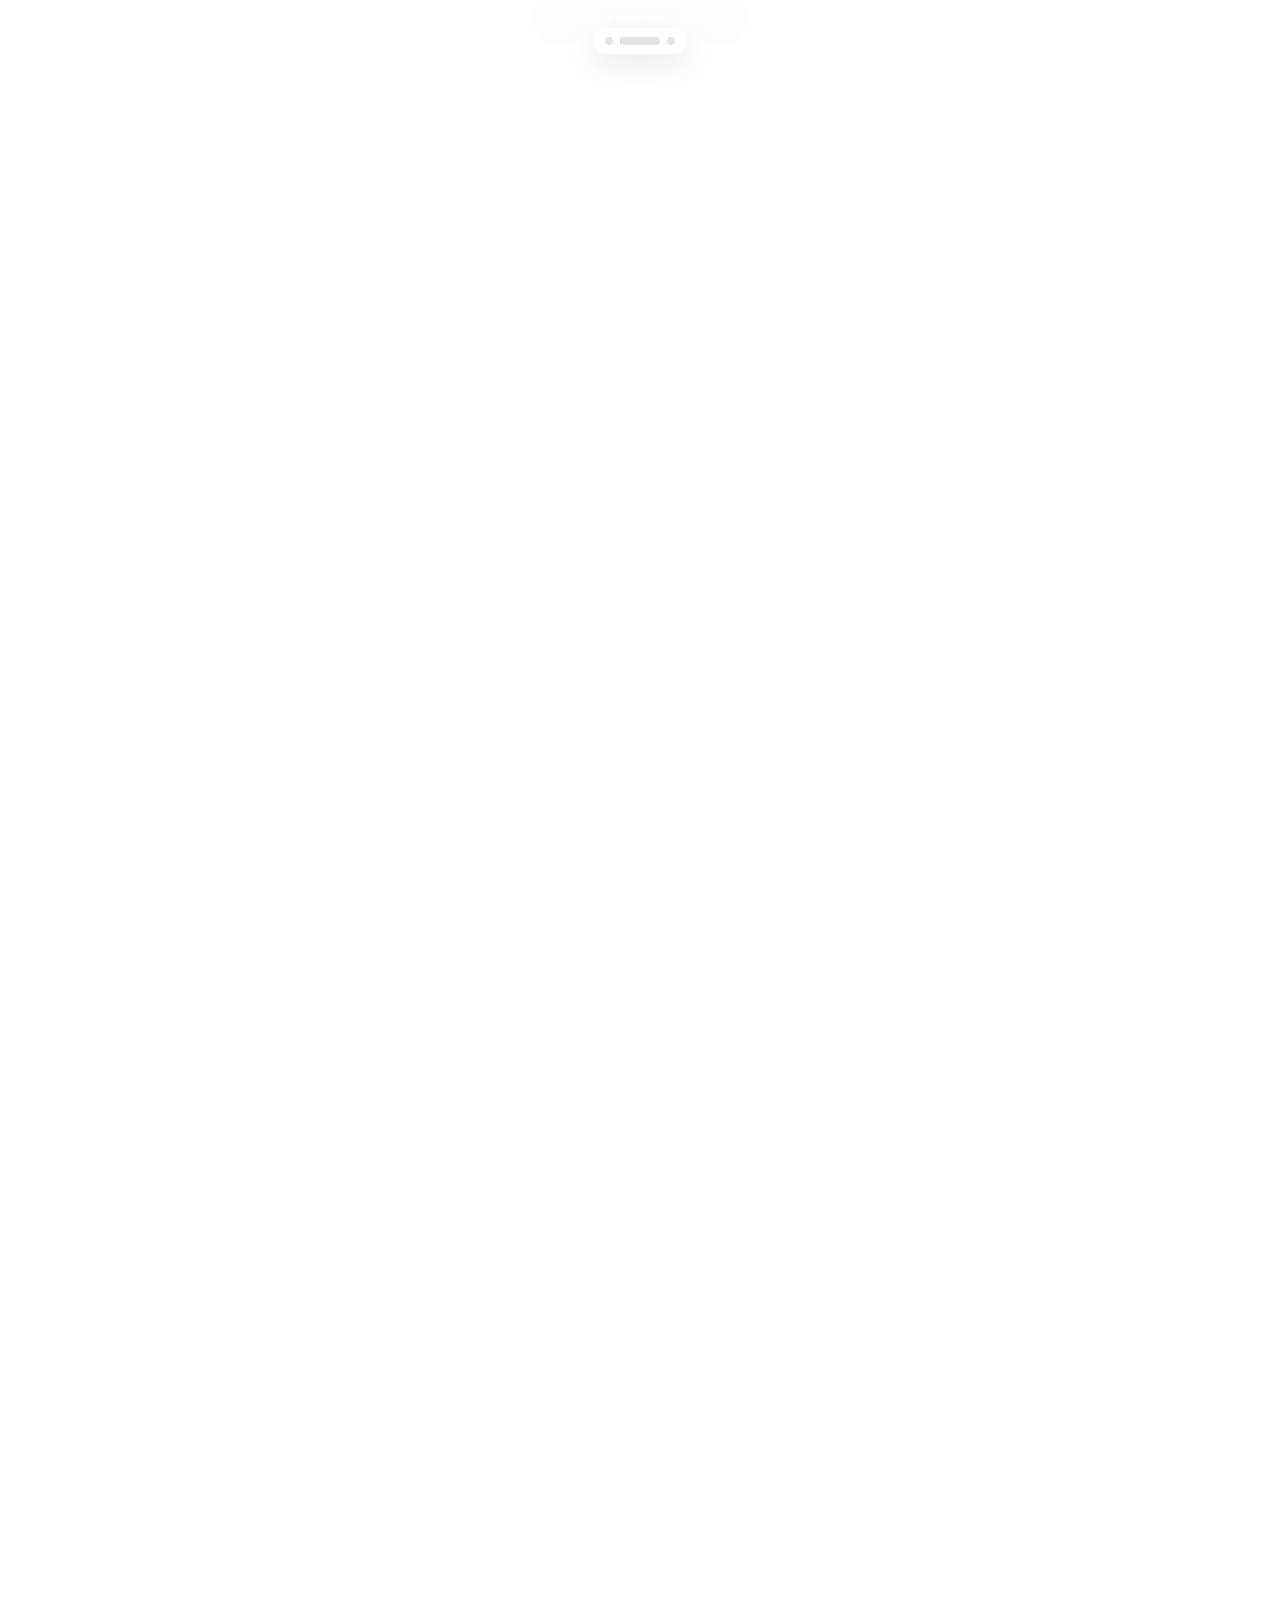
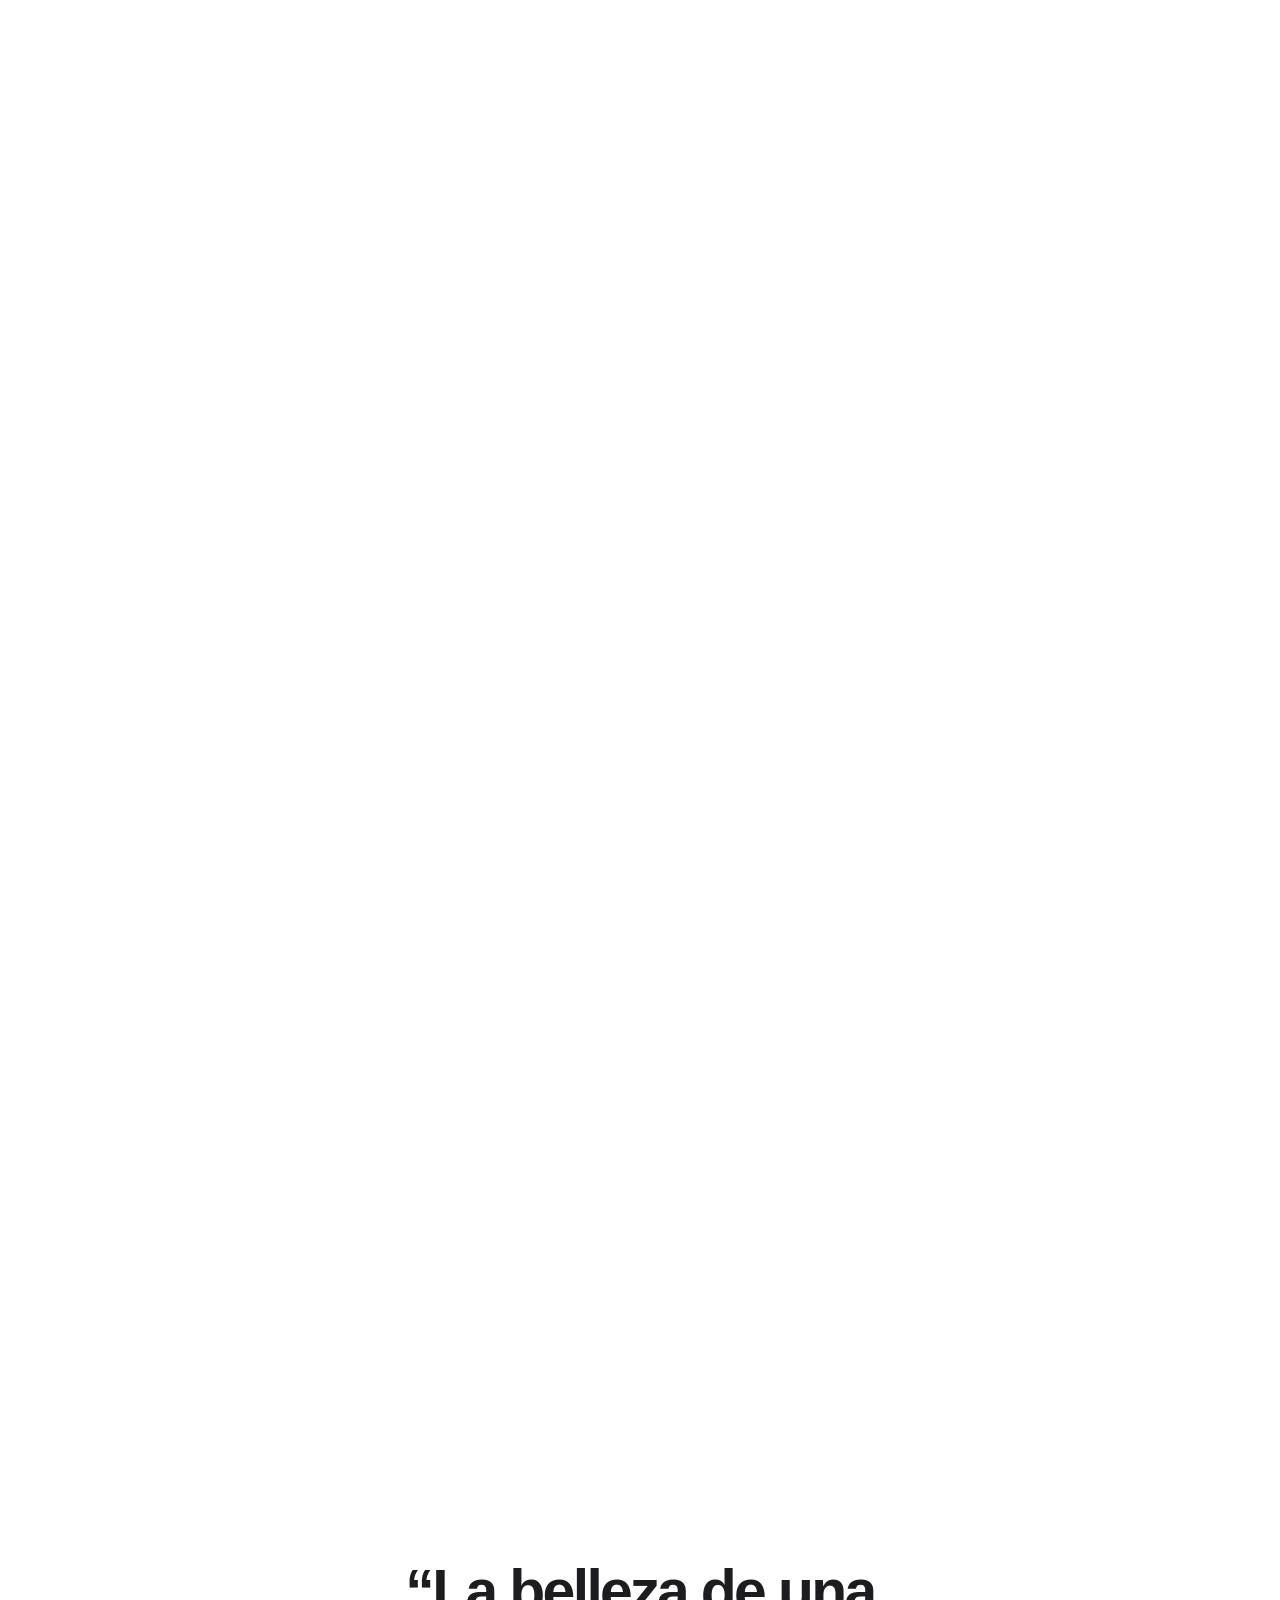
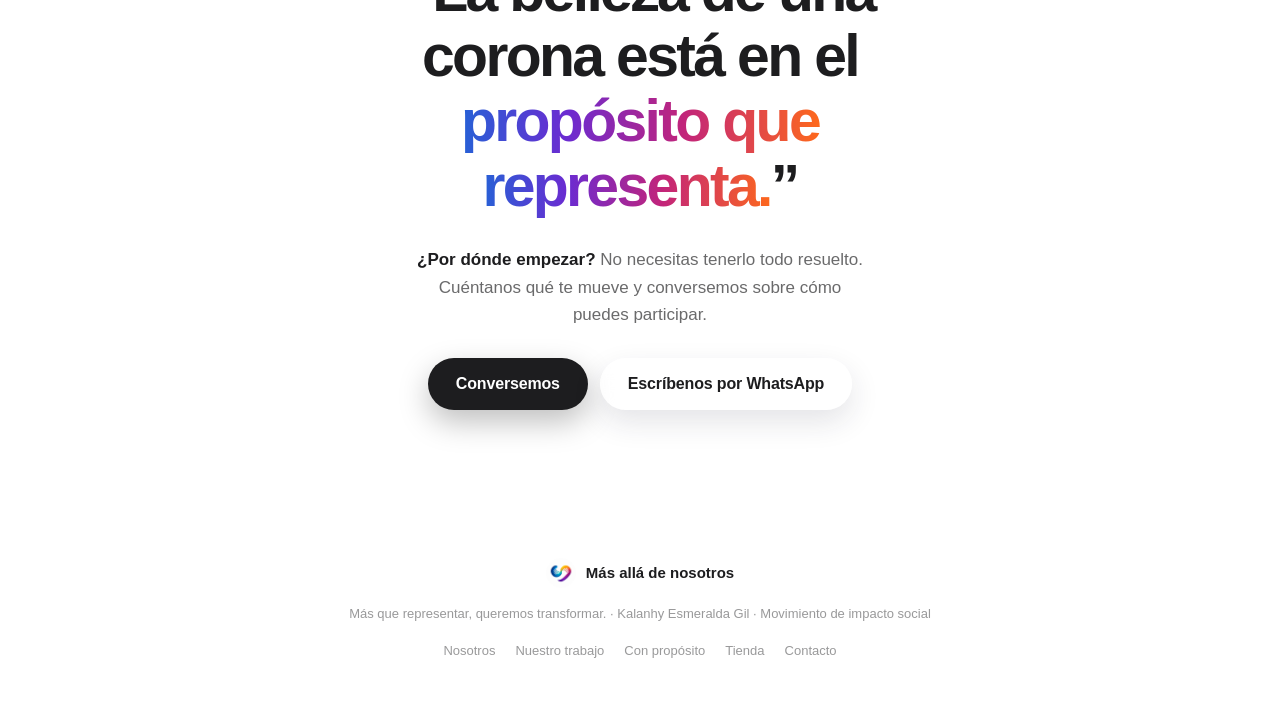
<file: proposito/index.html>
<!doctype html>
<html lang="es" class="light simple">
<head>
<meta charset="utf-8">
<meta name="viewport" content="width=device-width, initial-scale=1"><meta name="color-scheme" content="light dark">
<base href="../">
<title>Con propósito · Más allá de nosotros</title>
<meta name="description" content="Aporta, comparte tu tiempo o multiplica el mensaje: descubre cómo sumarte a las causas de Más allá de nosotros.">
<meta name="robots" content="index, follow">
<meta property="og:type" content="website">
<meta property="og:site_name" content="Más allá de nosotros">
<meta property="og:title" content="Con propósito · Más allá de nosotros">
<meta property="og:description" content="Aporta, comparte tu tiempo o multiplica el mensaje: descubre cómo sumarte a las causas de Más allá de nosotros.">
<meta property="og:image" content="assets/portada.jpg">
<link rel="icon" type="image/png" href="assets/favicon.png?v=2">
<link rel="stylesheet" href="site.css?v=43"><link rel="stylesheet" href="mobile.css?v=16" media="(max-width: 899px)">
</head>
<body>
<div class="mesh" aria-hidden="true"><i></i><i></i><i></i><i></i><i></i></div>

<header class="topbar">
 <a class="pill brand-pill" href="./"><img src="assets/logo-color.png" alt=""><span class="brand-name">Más allá de nosotros</span></a>
 <nav class="pill tabs" aria-label="Principal">
  <a class="tab" href="./">Nosotros</a>
  <a class="tab" href="trabajo/">Nuestro trabajo</a>
  <a class="tab" href="proposito/" aria-current="page">Con propósito</a>
  <a class="tab" href="tienda/">Tienda</a>
  <a class="tab" href="contacto/">Contacto</a>
 </nav>
</header>

<main>
 <section class="page-hero wrap ">
  <div class="ph-copy">
   <span class="eyebrow">Con propósito</span>
   <h1>Hay muchas maneras de ayudar. Una de ellas lleva <span class="grad">tu nombre.</span></h1>
   <p>Tu voluntad puede convertirse en una gran oportunidad. Comparte tus recursos, tu tiempo o tu voz y encuentra una forma de acompañar las causas que conectan contigo.</p>
   <div class="actions"><a class="btn btn-light" href="proposito/#formas">Ver cómo sumar</a><a class="btn btn-glass" href="contacto/">Conversemos</a></div>
  </div>
  <figure class="ph-media"><img src="assets/reinas-que-dejan-huella/actividad-01.webp" alt="Encuentro comunitario de Reinas que Dejan Huella"><figcaption class="photo-credit"><span>Causa</span> REINAS QUE DEJAN HUELLA</figcaption></figure>
 </section>

 <section class="values" id="formas" data-pin aria-label="Tu forma de sumar">
  <div class="stick">
   <header class="v-head"><span class="eyebrow">Tu forma de sumar</span><h2>Tus recursos, tu tiempo o tu voz.</h2></header>
   <div class="v-item"><span class="v-num">01 / 03</span><h3 class="v-word">Aporta.</h3><span class="v-label">Un aporte que acerca</span><p class="v-desc">Puedes realizar aportes económicos o en especie, de acuerdo con las necesidades de cada proyecto y los mecanismos de colaboración disponibles.</p><div class="actions"><button class="btn btn-light" type="button" data-contact="contribuir">Quiero aportar</button></div></div>
   <div class="v-item"><span class="v-num">02 / 03</span><h3 class="v-word">Comparte.</h3><span class="v-label">Tu presencia suma</span><p class="v-desc">Comparte tus conocimientos, habilidades, experiencias y tiempo en actividades sociales y comunitarias. Si quieres acompañar, organizar o apoyar jornadas, queremos conocerte.</p><div class="actions"><button class="btn btn-light" type="button" data-contact="ser voluntario">Quiero ser voluntario</button></div></div>
   <div class="v-item"><span class="v-num">03 / 03</span><h3 class="v-word">Multiplica.</h3><span class="v-label">Una voz que conecta</span><p class="v-desc">Compartir nuestras iniciativas, hablar de las causas y conectar a otras personas también es una manera de contribuir. Una historia compartida puede llegar a muchas personas.</p><div class="actions"><button class="btn btn-light" type="button" data-share>Quiero compartir</button></div></div>
   <div class="v-progress" aria-hidden="true"><span></span><span></span><span></span></div>
  </div>
 </section>

 <section class="closing wrap reveal quote-block" aria-label="Por dónde empezar">
  <blockquote>“La belleza de una corona está en el <span class="grad">propósito que representa.</span>”</blockquote>
  <p class="support"><b>¿Por dónde empezar?</b> No necesitas tenerlo todo resuelto. Cuéntanos qué te mueve y conversemos sobre cómo puedes participar.</p>
  <div class="actions"><a class="btn btn-light" href="contacto/">Conversemos</a><button class="btn btn-glass" type="button" data-contact="conocer el movimiento">Escríbenos por WhatsApp</button></div>
 </section>
</main>

<footer>
 <a class="f-brand" href="./"><img src="assets/logo-color.png" alt="">Más allá de nosotros</a>
 <p>Más que representar, queremos transformar. · Kalanhy Esmeralda Gil · Movimiento de impacto social</p>
 <nav aria-label="Pie de página"><a href="./">Nosotros</a><a href="trabajo/">Nuestro trabajo</a><a href="proposito/">Con propósito</a><a href="tienda/">Tienda</a><a href="contacto/">Contacto</a></nav>
</footer>
<div class="toast" role="status"></div>
<script src="site.js?v=43"></script>
</body>
</html>
</file>
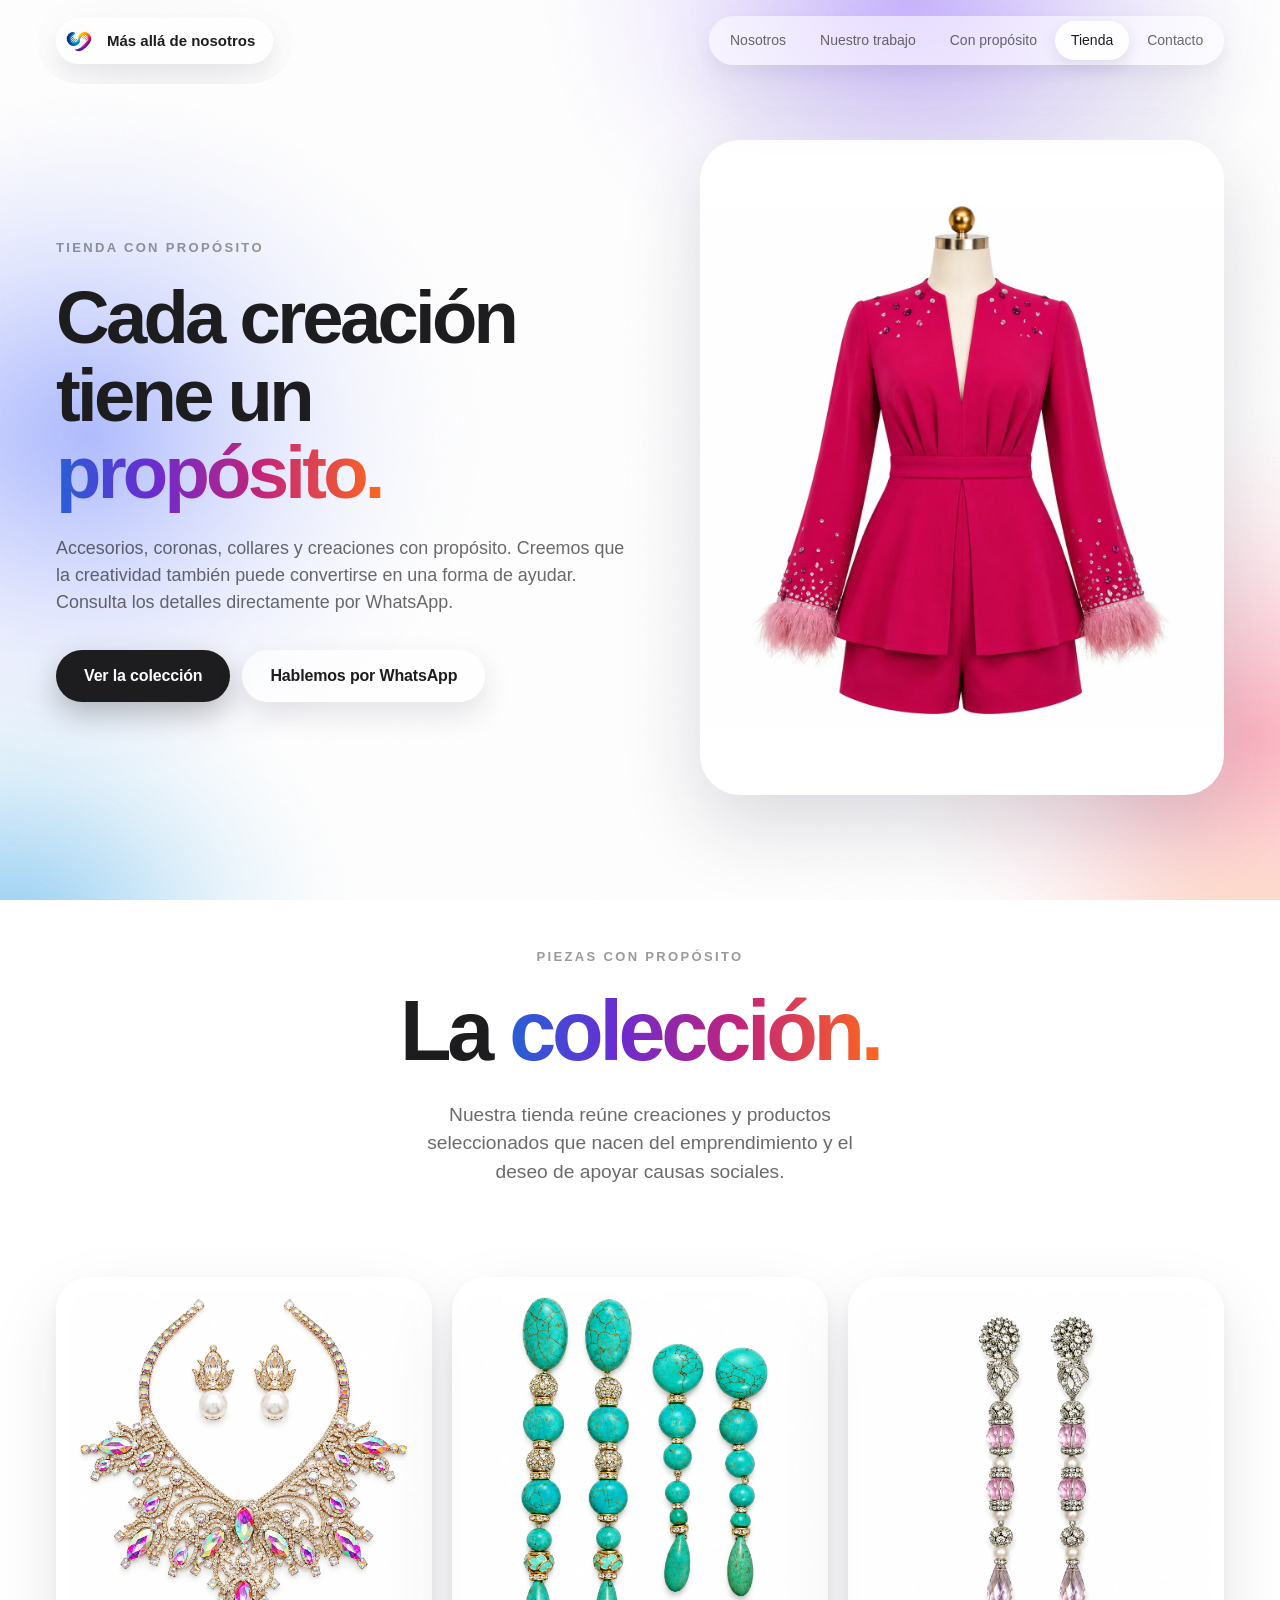
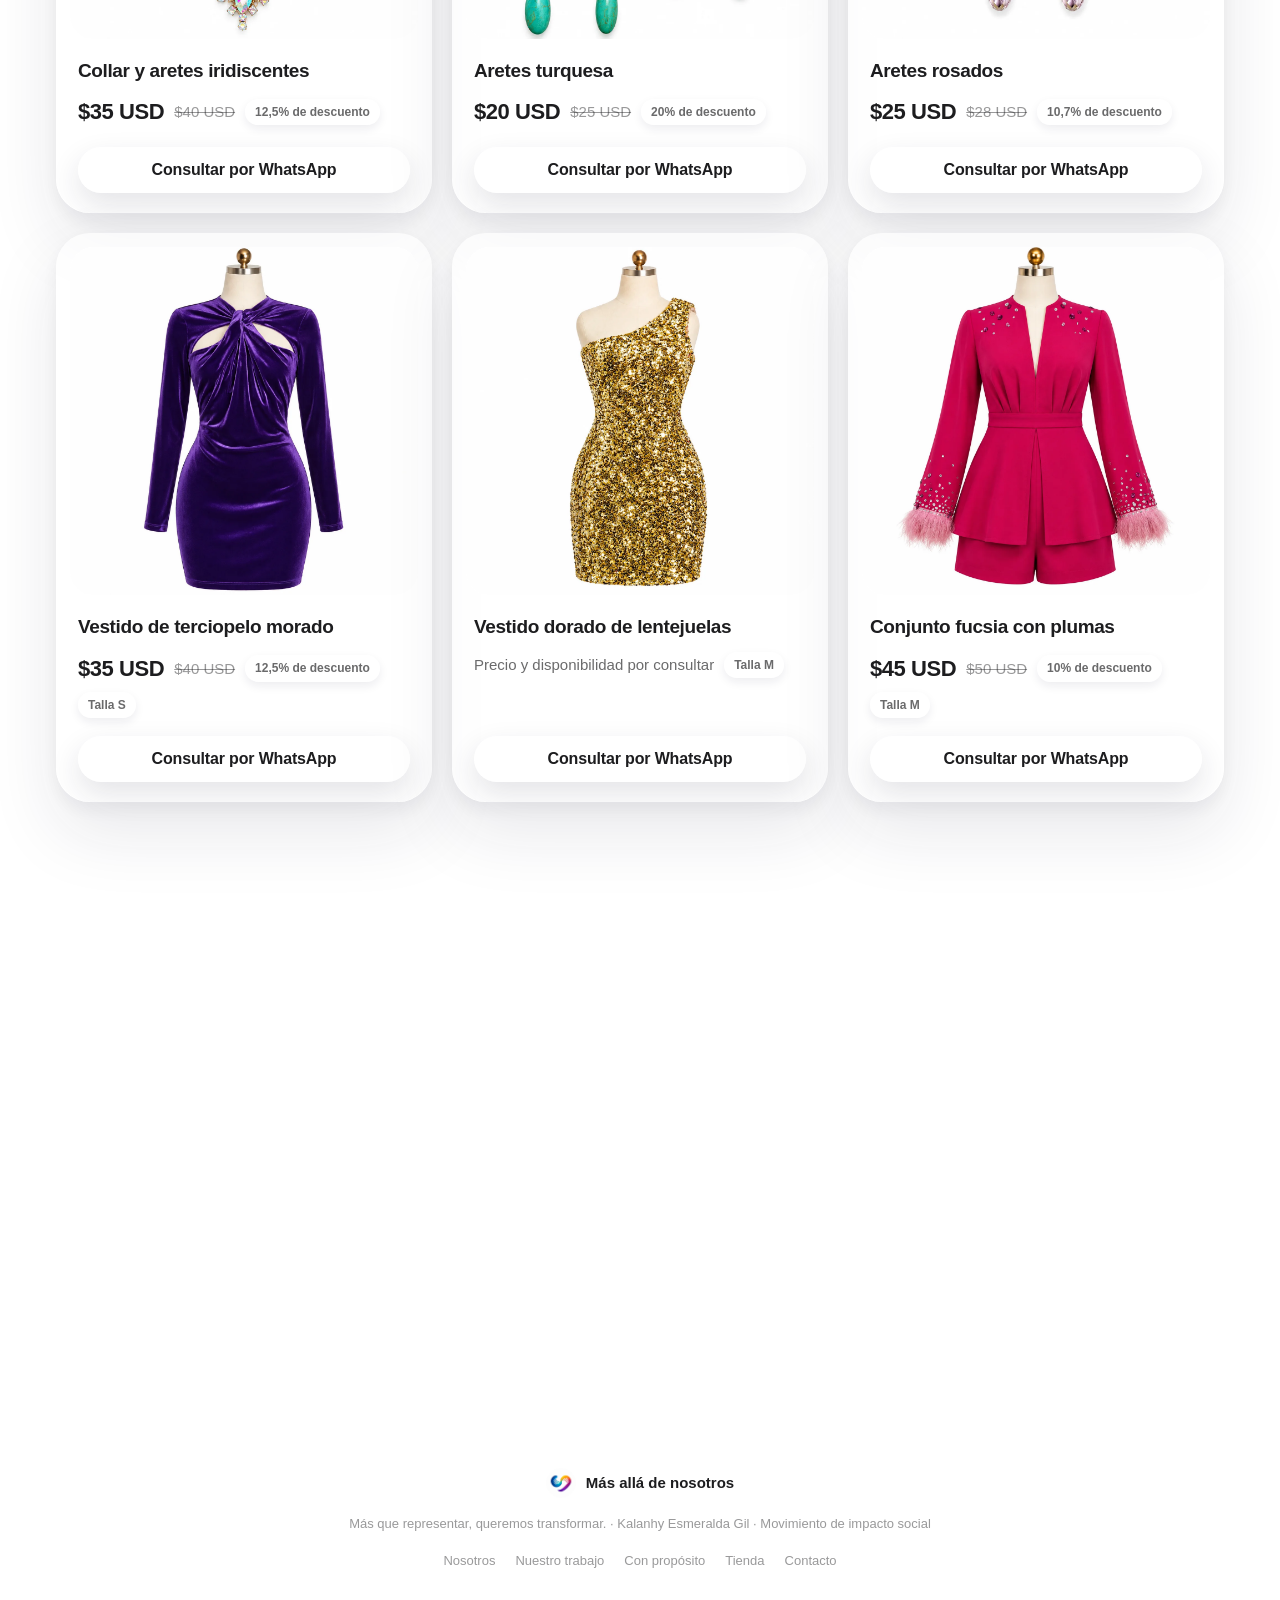
<file: tienda/index.html>
<!doctype html>
<html lang="es" class="light simple">
<head>
<meta charset="utf-8">
<meta name="viewport" content="width=device-width, initial-scale=1"><meta name="color-scheme" content="light dark">
<base href="../">
<title>Tienda · Más allá de nosotros</title>
<meta name="description" content="Accesorios, coronas, collares y creaciones con propósito. Consulta precios y disponibilidad por WhatsApp.">
<meta name="robots" content="index, follow">
<meta property="og:type" content="website">
<meta property="og:site_name" content="Más allá de nosotros">
<meta property="og:title" content="Tienda · Más allá de nosotros">
<meta property="og:description" content="Accesorios, coronas, collares y creaciones con propósito. Consulta precios y disponibilidad por WhatsApp.">
<meta property="og:image" content="assets/portada.jpg">
<link rel="icon" type="image/png" href="assets/favicon.png?v=2">
<link rel="stylesheet" href="site.css?v=43"><link rel="stylesheet" href="mobile.css?v=16" media="(max-width: 899px)">
</head>
<body>
<div class="mesh" aria-hidden="true"><i></i><i></i><i></i><i></i><i></i></div>

<header class="topbar">
 <a class="pill brand-pill" href="./"><img src="assets/logo-color.png" alt=""><span class="brand-name">Más allá de nosotros</span></a>
 <nav class="pill tabs" aria-label="Principal">
  <a class="tab" href="./">Nosotros</a>
  <a class="tab" href="trabajo/">Nuestro trabajo</a>
  <a class="tab" href="proposito/">Con propósito</a>
  <a class="tab" href="tienda/" aria-current="page">Tienda</a>
  <a class="tab" href="contacto/">Contacto</a>
 </nav>
</header>

<main>
 <section class="page-hero wrap ">
  <div class="ph-copy">
   <span class="eyebrow">Tienda con propósito</span>
   <h1>Cada creación tiene un <span class="grad">propósito.</span></h1>
   <p>Accesorios, coronas, collares y creaciones con propósito. Creemos que la creatividad también puede convertirse en una forma de ayudar. Consulta los detalles directamente por WhatsApp.</p>
   <div class="actions"><a class="btn btn-light" href="tienda/#coleccion">Ver la colección</a><button class="btn btn-glass" type="button" data-contact="consultar la colección">Hablemos por WhatsApp</button></div>
  </div>
  <figure class="ph-media contain"><img src="assets/producto-06.webp" alt="Conjunto fucsia con chaqueta de plumas y detalles brillantes"></figure>
 </section>

 <section class="wrap block" id="coleccion" aria-label="La colección">
  <header class="chapter reveal"><span class="eyebrow">Piezas con propósito</span><h2>La <span class="grad">colección.</span></h2><p>Nuestra tienda reúne creaciones y productos seleccionados que nacen del emprendimiento y el deseo de apoyar causas sociales.</p></header>
  <div class="products" data-group>
   <article class="tile product"><div class="product-img"><img src="assets/producto-01.webp" alt="Conjunto de collar y aretes dorados con piedras iridiscentes" loading="lazy"></div><div class="product-body"><h3>Collar y aretes iridiscentes</h3><p class="price"><strong>$35 USD</strong><del>$40 USD</del><span class="chip">12,5% de descuento</span></p><button class="btn btn-glass" type="button" data-contact="consultar el collar y aretes iridiscentes">Consultar por WhatsApp</button></div></article>
   <article class="tile product"><div class="product-img"><img src="assets/producto-02.webp" alt="Aretes largos de piedras turquesa y detalles dorados" loading="lazy"></div><div class="product-body"><h3>Aretes turquesa</h3><p class="price"><strong>$20 USD</strong><del>$25 USD</del><span class="chip">20% de descuento</span></p><button class="btn btn-glass" type="button" data-contact="consultar los aretes turquesa">Consultar por WhatsApp</button></div></article>
   <article class="tile product"><div class="product-img"><img src="assets/producto-03.webp" alt="Aretes largos con piedras rosadas, perlas y detalles plateados" loading="lazy"></div><div class="product-body"><h3>Aretes rosados</h3><p class="price"><strong>$25 USD</strong><del>$28 USD</del><span class="chip">10,7% de descuento</span></p><button class="btn btn-glass" type="button" data-contact="consultar los aretes rosados">Consultar por WhatsApp</button></div></article>
   <article class="tile product"><div class="product-img"><img src="assets/producto-04.webp" alt="Vestido corto de terciopelo morado con mangas largas y escote drapeado" loading="lazy"></div><div class="product-body"><h3>Vestido de terciopelo morado</h3><p class="price"><strong>$35 USD</strong><del>$40 USD</del><span class="chip">12,5% de descuento</span><span class="chip">Talla S</span></p><button class="btn btn-glass" type="button" data-contact="consultar el vestido de terciopelo morado">Consultar por WhatsApp</button></div></article>
   <article class="tile product"><div class="product-img"><img src="assets/producto-05.webp" alt="Vestido corto dorado de un solo hombro con lentejuelas" loading="lazy"></div><div class="product-body"><h3>Vestido dorado de lentejuelas</h3><p class="price"><span class="ask">Precio y disponibilidad por consultar</span><span class="chip">Talla M</span></p><button class="btn btn-glass" type="button" data-contact="consultar el vestido dorado de lentejuelas">Consultar por WhatsApp</button></div></article>
   <article class="tile product"><div class="product-img"><img src="assets/producto-06.webp" alt="Conjunto fucsia con chaqueta de plumas y detalles brillantes" loading="lazy"></div><div class="product-body"><h3>Conjunto fucsia con plumas</h3><p class="price"><strong>$45 USD</strong><del>$50 USD</del><span class="chip">10% de descuento</span><span class="chip">Talla M</span></p><button class="btn btn-glass" type="button" data-contact="consultar el conjunto fucsia con plumas">Consultar por WhatsApp</button></div></article>
  </div>
 </section>

 <section class="closing wrap reveal" aria-label="Consulta">
  <h2>¿Te interesa alguna <span class="grad">pieza?</span></h2>
  <div class="actions"><button class="btn btn-light" type="button" data-contact="consultar la colección">Hablemos por WhatsApp</button><a class="btn btn-glass" href="contacto/">Ver preguntas frecuentes</a></div>
  <p class="note">Una parte de los recursos obtenidos se destina al apoyo de nuestras causas sociales. La contribución correspondiente se informará en cada producto o campaña.</p>
 </section>
</main>

<footer>
 <a class="f-brand" href="./"><img src="assets/logo-color.png" alt="">Más allá de nosotros</a>
 <p>Más que representar, queremos transformar. · Kalanhy Esmeralda Gil · Movimiento de impacto social</p>
 <nav aria-label="Pie de página"><a href="./">Nosotros</a><a href="trabajo/">Nuestro trabajo</a><a href="proposito/">Con propósito</a><a href="tienda/">Tienda</a><a href="contacto/">Contacto</a></nav>
</footer>
<div class="toast" role="status"></div>
<script src="site.js?v=43"></script>
</body>
</html>
</file>
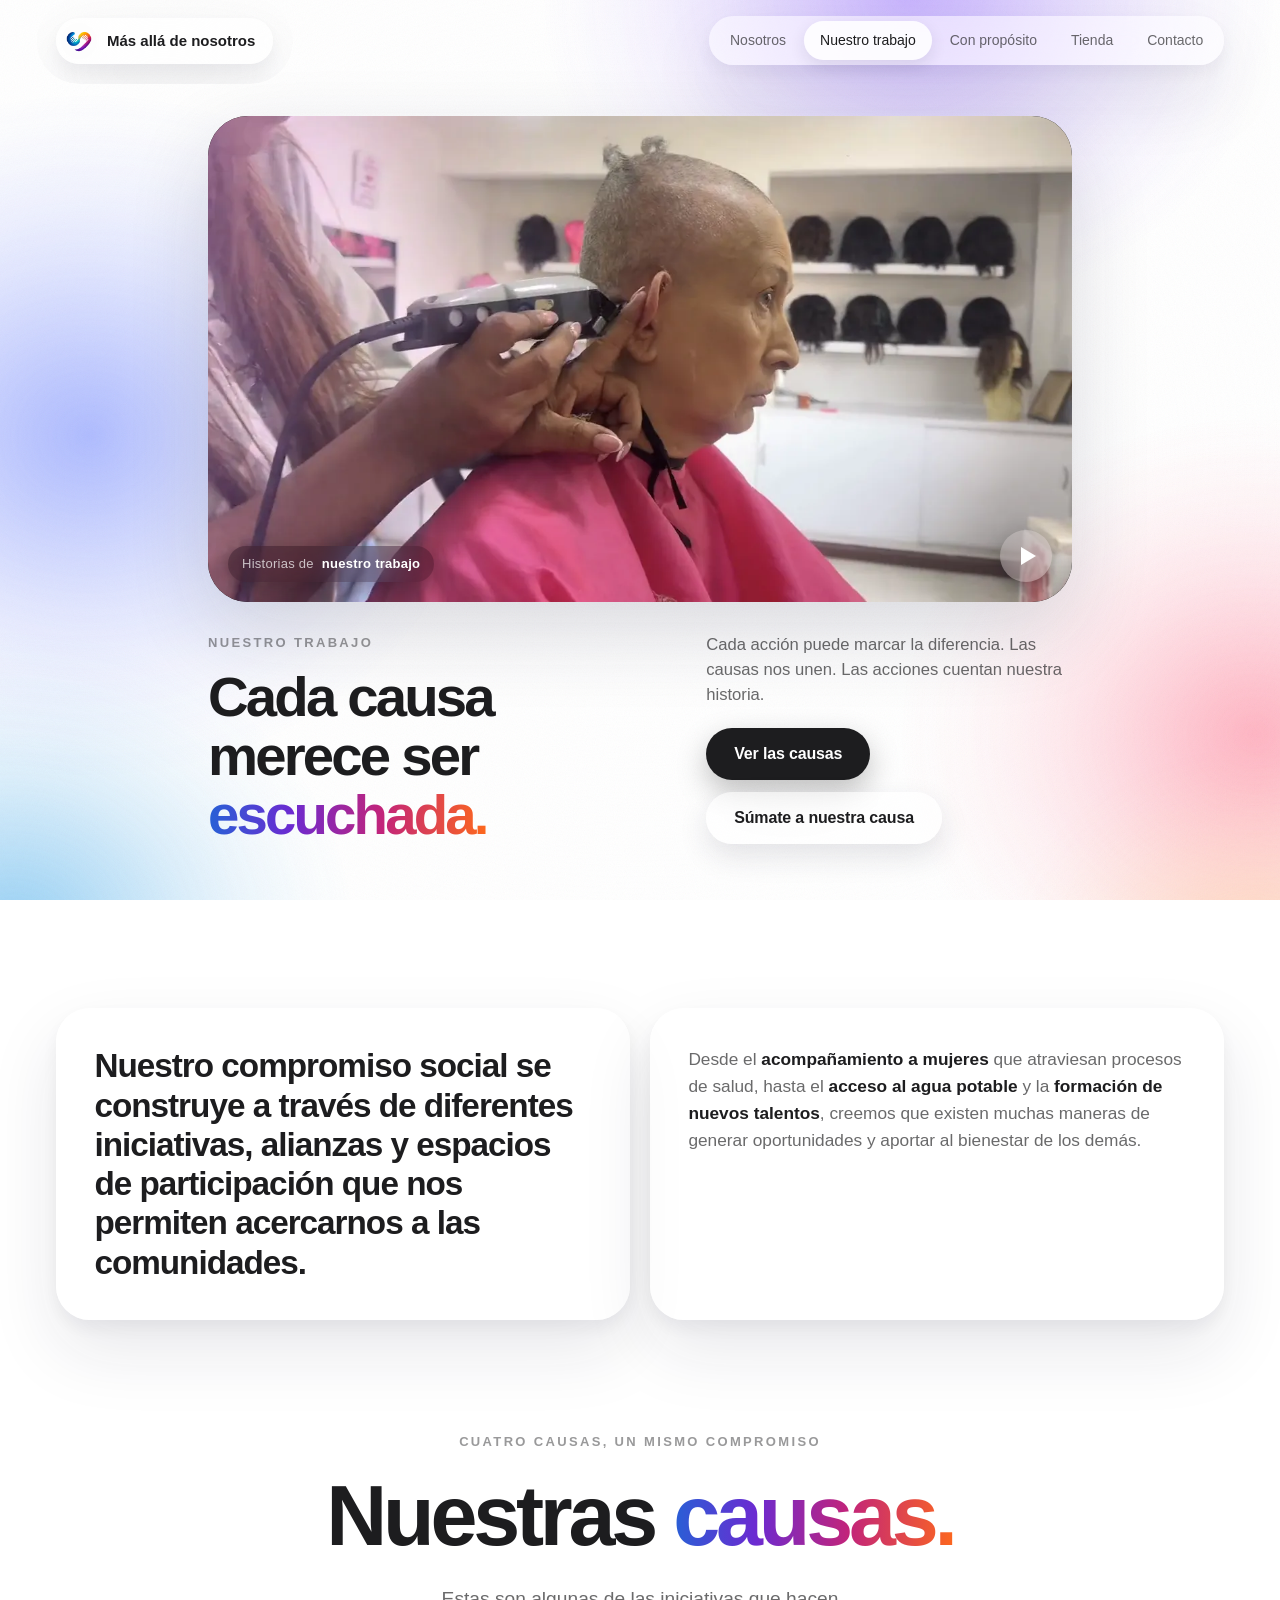
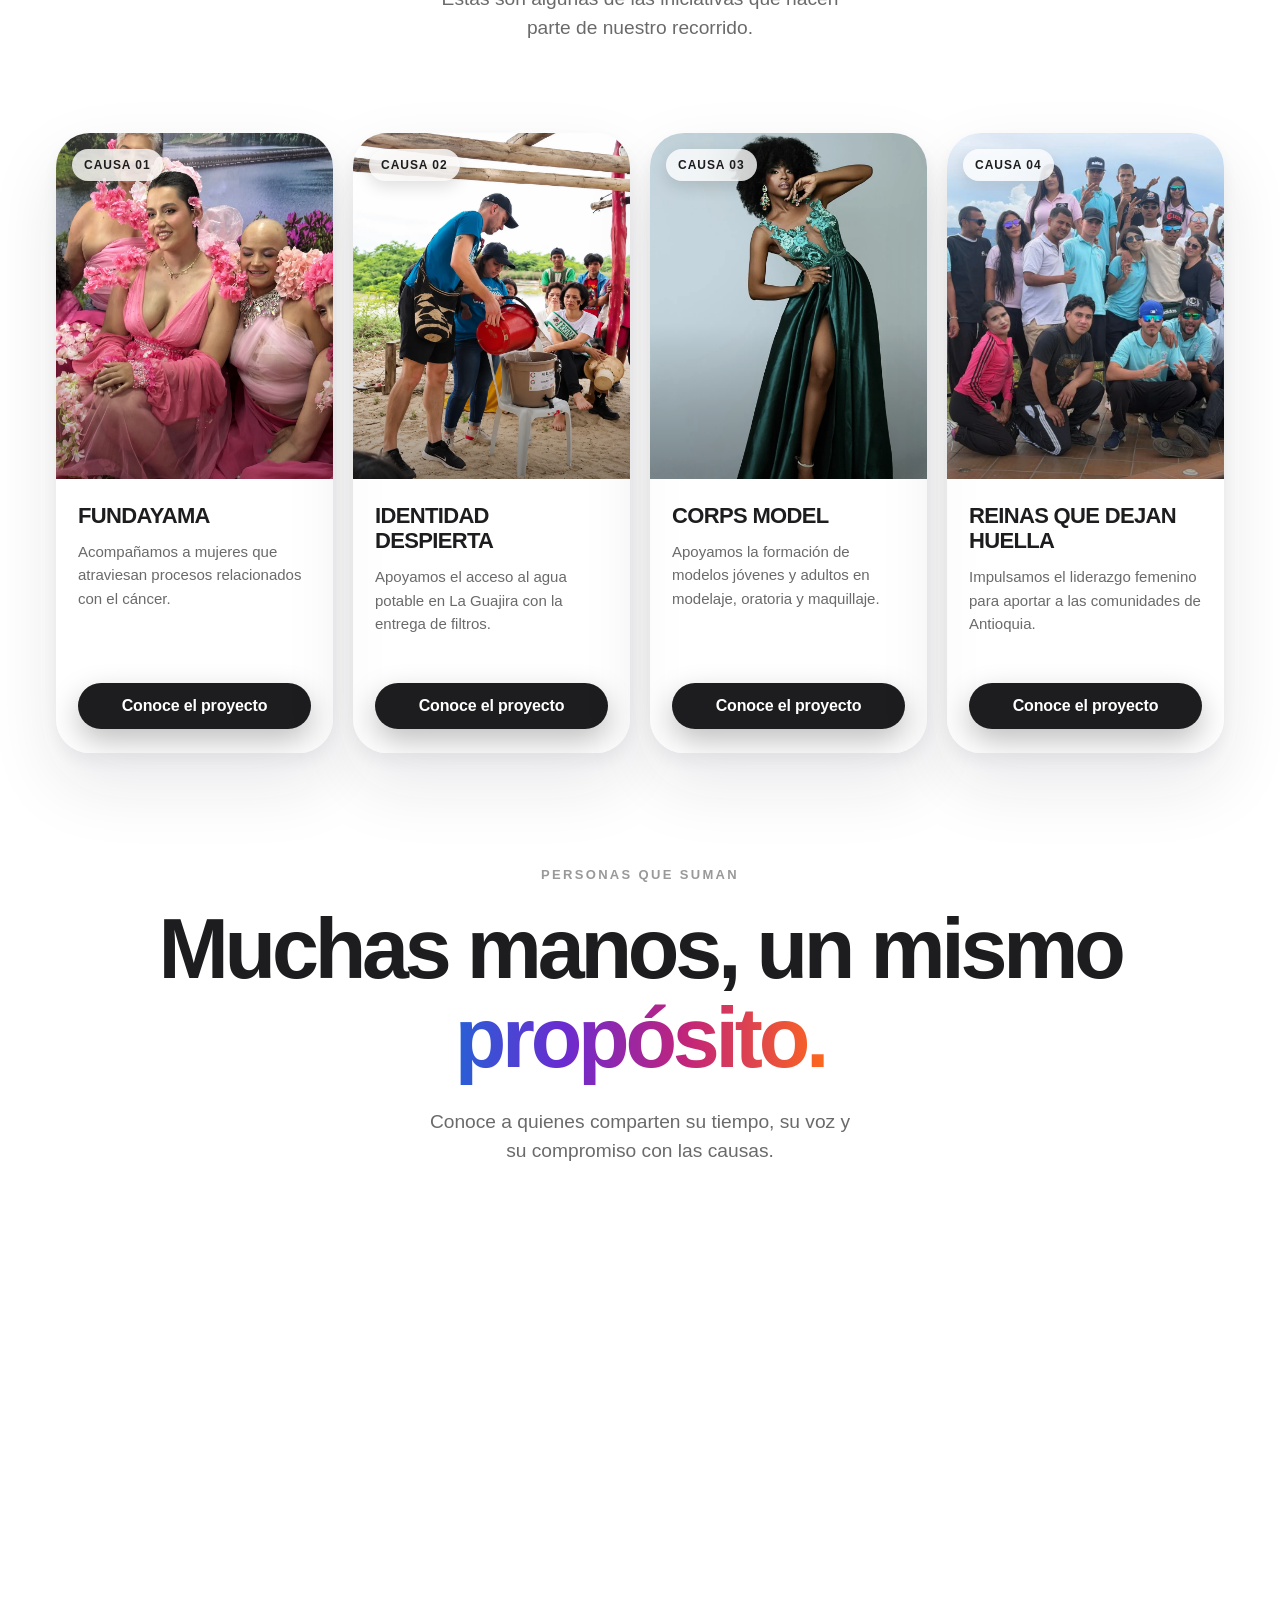
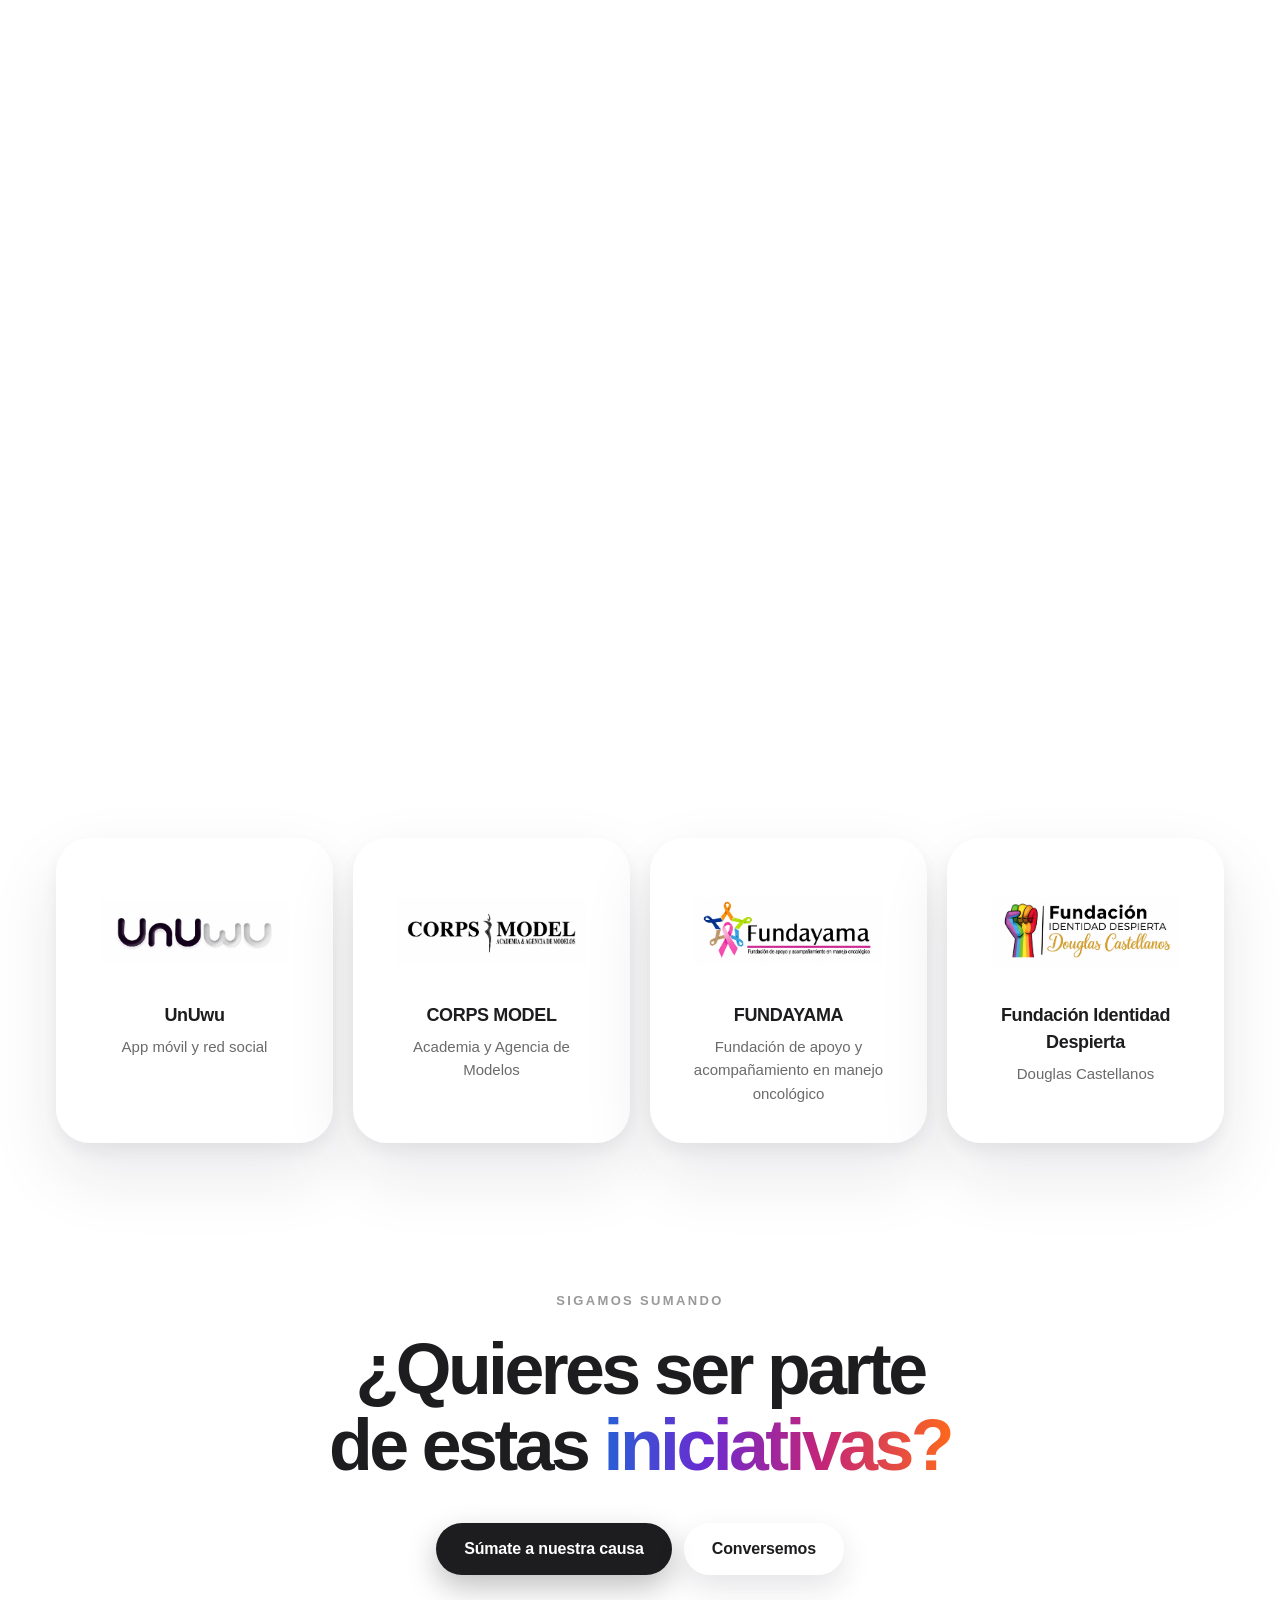
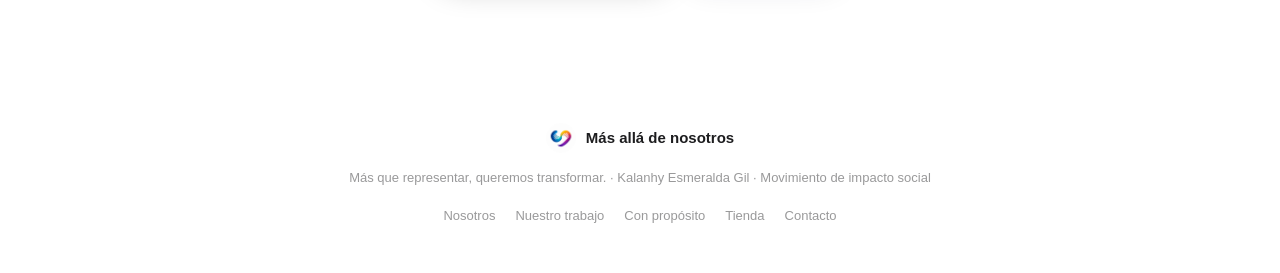
<file: trabajo/index.html>
<!doctype html>
<html lang="es" class="light simple">
<head>
<meta charset="utf-8">
<meta name="viewport" content="width=device-width, initial-scale=1"><meta name="color-scheme" content="light dark">
<base href="../">
<title>Nuestro trabajo · Más allá de nosotros</title>
<meta name="description" content="Conoce las causas, las personas y los aliados que hacen parte del recorrido de Más allá de nosotros en Colombia.">
<meta name="robots" content="index, follow">
<meta property="og:type" content="website">
<meta property="og:site_name" content="Más allá de nosotros">
<meta property="og:title" content="Nuestro trabajo · Más allá de nosotros">
<meta property="og:description" content="Conoce las causas, las personas y los aliados que hacen parte del recorrido de Más allá de nosotros en Colombia.">
<meta property="og:image" content="assets/portada.jpg">
<link rel="icon" type="image/png" href="assets/favicon.png?v=2">
<link rel="stylesheet" href="site.css?v=43"><link rel="stylesheet" href="mobile.css?v=16" media="(max-width: 899px)">
</head>
<body>
<div class="mesh" aria-hidden="true"><i></i><i></i><i></i><i></i><i></i></div>

<header class="topbar">
 <a class="pill brand-pill" href="./"><img src="assets/logo-color.png" alt=""><span class="brand-name">Más allá de nosotros</span></a>
 <nav class="pill tabs" aria-label="Principal">
  <a class="tab" href="./">Nosotros</a>
  <a class="tab" href="trabajo/" aria-current="page">Nuestro trabajo</a>
  <a class="tab" href="proposito/">Con propósito</a>
  <a class="tab" href="tienda/">Tienda</a>
  <a class="tab" href="contacto/">Contacto</a>
 </nav>
</header>

<main>
 <section class="video-banner wrap" aria-label="Nuestro trabajo">
  <figure class="ph-media video-media"><video data-autoplay data-toggle src="assets/video/historias.mp4?v=2" poster="assets/video/historias-poster.webp?v=2" muted loop playsinline preload="metadata" aria-label="Historias de nuestro trabajo"></video><button class="video-toggle" type="button" aria-label="Pausar video"><span></span></button><figcaption class="photo-credit"><span>Historias de</span> nuestro trabajo</figcaption></figure>
  <div class="vb-copy">
   <div><span class="eyebrow">Nuestro trabajo</span><h1>Cada causa merece ser <span class="grad">escuchada.</span></h1></div>
   <div><p>Cada acción puede marcar la diferencia. Las causas nos unen. Las acciones cuentan nuestra historia.</p><div class="actions"><a class="btn btn-light" href="trabajo/#causas">Ver las causas</a><a class="btn btn-glass" href="proposito/">Súmate a nuestra causa</a></div></div>
  </div>
 </section>

 <section class="wrap block" aria-label="Nuestro compromiso">
  <div class="bento" data-group>
   <article class="tile" style="--span:3"><p class="lead">Nuestro compromiso social se construye a través de diferentes iniciativas, alianzas y espacios de participación que nos permiten acercarnos a las comunidades.</p></article>
   <article class="tile" style="--span:3"><p>Desde el <b>acompañamiento a mujeres</b> que atraviesan procesos de salud, hasta el <b>acceso al agua potable</b> y la <b>formación de nuevos talentos</b>, creemos que existen muchas maneras de generar oportunidades y aportar al bienestar de los demás.</p></article>
  </div>
 </section>

 <section class="wrap block" id="causas" aria-label="Causas">
  <header class="chapter reveal"><span class="eyebrow">Cuatro causas, un mismo compromiso</span><h2>Nuestras <span class="grad">causas.</span></h2><p>Estas son algunas de las iniciativas que hacen parte de nuestro recorrido.</p></header>
  <div class="causes" data-group>
   <article class="tile cause-card"><div class="cause-media"><img src="assets/fundayama/foto-04.webp" alt="Encuentro y actividades de FUNDAYAMA" loading="lazy" style="object-position:center 65%"><span class="cause-chip">Causa 01</span></div><div class="cause-body"><h3>FUNDAYAMA</h3><p>Acompañamos a mujeres que atraviesan procesos relacionados con el cáncer.</p><a class="btn btn-light" href="proyecto.html?proyecto=1">Conoce el proyecto</a></div></article>
   <article class="tile cause-card"><div class="cause-media"><img src="assets/identidad-despierta/actividad-01.webp" alt="Actividad de acceso al agua potable de Identidad Despierta" loading="lazy" style="object-position:center"><span class="cause-chip">Causa 02</span></div><div class="cause-body"><h3>IDENTIDAD DESPIERTA</h3><p>Apoyamos el acceso al agua potable en La Guajira con la entrega de filtros.</p><a class="btn btn-light" href="proyecto.html?proyecto=2">Conoce el proyecto</a></div></article>
   <article class="tile cause-card"><div class="cause-media"><img src="assets/corps-model/actividad-04.webp" alt="Modelo en una sesión fotográfica de CORPS MODEL" loading="lazy" style="object-position:center 25%"><span class="cause-chip">Causa 03</span></div><div class="cause-body"><h3>CORPS MODEL</h3><p>Apoyamos la formación de modelos jóvenes y adultos en modelaje, oratoria y maquillaje.</p><a class="btn btn-light" href="proyecto.html?proyecto=3">Conoce el proyecto</a></div></article>
   <article class="tile cause-card"><div class="cause-media"><img src="assets/reinas-que-dejan-huella/actividad-01.webp" alt="Encuentro comunitario de Reinas que Dejan Huella" loading="lazy" style="object-position:center"><span class="cause-chip">Causa 04</span></div><div class="cause-body"><h3>REINAS QUE DEJAN HUELLA</h3><p>Impulsamos el liderazgo femenino para aportar a las comunidades de Antioquia.</p><a class="btn btn-light" href="proyecto.html?proyecto=4">Conoce el proyecto</a></div></article>
  </div>
 </section>

 <section class="wrap block" aria-label="Personas que suman">
  <header class="chapter reveal"><span class="eyebrow">Personas que suman</span><h2>Muchas manos, un mismo <span class="grad">propósito.</span></h2><p>Conoce a quienes comparten su tiempo, su voz y su compromiso con las causas.</p></header>
  <div class="people" data-group>
   <article class="tile person"><div class="person-photo"><img src="assets/viviana-marcela-villa.webp" alt="Viviana Marcela Villa con su corona" loading="lazy" width="1086" height="1448"></div><div class="person-body"><h3>Viviana Marcela Villa</h3><p class="role">Virreina del Señora Antioquia 2026 | Fundadora de Reinas que Dejan Huella</p><p>Mujer inspiradora y comprometida con el liderazgo social, fundadora de Reinas que Dejan Huella. Acompaña y apoya iniciativas junto a Kalanhy Esmeralda Gil, uniendo esfuerzos para visibilizar causas sociales y generar acciones positivas en las comunidades.</p></div></article>
   <article class="tile person"><div class="person-photo"><img src="assets/sol-jaramillo.webp" alt="Sol Jaramillo" loading="lazy" width="1086" height="1448"></div><div class="person-body"><h3>Sol Jaramillo</h3><p class="role">Virreina del Señora Antioquia 2025 | Administradora de Empresas | Programadora Neurolingüística (PNL)</p><p>Mujer emprendedora y comprometida con las causas sociales. Se suma a nuestro propósito mediante la gestión de patrocinios, el apoyo en la consecución de fotógrafos para iniciativas como FUNDAYAMA y el fortalecimiento de Kalanhy en su preparación y desarrollo de charlas inspiradoras.</p></div></article>
   <article class="tile person"><div class="person-photo"><img src="assets/natalia-jaramillo.webp" alt="Natalia Jaramillo" loading="lazy" width="1086" height="1448"></div><div class="person-body"><h3>Natalia Jaramillo</h3><p class="role">Señora Seducción 2026 | Empresaria</p><p>Mujer emprendedora y solidaria que se une a nuestro propósito a través de la gestión y consecución de patrocinios. Su compromiso y generosidad contribuyen a impulsar nuestras iniciativas sociales, conectar aliados y hacer posible que más causas reciban apoyo.</p></div></article>
   <article class="tile person"><div class="person-photo"><img src="assets/melanhy-gil-severiche.webp" alt="Melanhy Gil Severiche con su corona" loading="lazy" width="1086" height="1448"></div><div class="person-body"><h3>Melanhy Gil Severiche</h3><p class="role">Miss Universe Gay 2024 | Estilista profesional</p><p>Representante de la belleza, el liderazgo y el compromiso social. Ha trabajado de la mano con Kalanhy Esmeralda Gil, sumando su apoyo y visibilidad a diferentes causas e iniciativas solidarias que buscan generar oportunidades y dejar huellas positivas en la comunidad.</p></div></article>
  </div>
 </section>

 <section class="wrap block" aria-label="Nuestros aliados">
  <header class="chapter reveal"><span class="eyebrow">Nuestros aliados</span><h2>Cuando unimos esfuerzos, multiplicamos las <span class="grad">posibilidades.</span></h2><p>Cada alianza conecta capacidades y abre nuevas oportunidades para las comunidades.</p></header>
  <div class="allies" data-group>
   <article class="tile ally"><div class="ally-logo"><img src="assets/unuwu.webp" alt="UnUwu" loading="lazy"></div><h3>UnUwu</h3><p>App móvil y red social</p></article>
   <article class="tile ally"><div class="ally-logo"><img src="assets/corps-model.webp" alt="CORPS MODEL, Academia y Agencia de Modelos" loading="lazy"></div><h3>CORPS MODEL</h3><p>Academia y Agencia de Modelos</p></article>
   <article class="tile ally"><div class="ally-logo"><img src="assets/fundayama.webp" alt="FUNDAYAMA, Fundación de apoyo y acompañamiento en manejo oncológico" loading="lazy"></div><h3>FUNDAYAMA</h3><p>Fundación de apoyo y acompañamiento en manejo oncológico</p></article>
   <article class="tile ally"><div class="ally-logo"><img src="assets/identidad-despierta.webp" alt="Fundación Identidad Despierta, Douglas Castellanos" loading="lazy"></div><h3>Fundación Identidad Despierta</h3><p>Douglas Castellanos</p></article>
  </div>
 </section>

 <section class="closing wrap reveal" aria-label="Súmate">
  <span class="eyebrow">Sigamos sumando</span>
  <h2 style="margin-top:18px">¿Quieres ser parte de estas <span class="grad">iniciativas?</span></h2>
  <div class="actions"><a class="btn btn-light" href="proposito/">Súmate a nuestra causa</a><a class="btn btn-glass" href="contacto/">Conversemos</a></div>
 </section>
</main>

<footer>
 <a class="f-brand" href="./"><img src="assets/logo-color.png" alt="">Más allá de nosotros</a>
 <p>Más que representar, queremos transformar. · Kalanhy Esmeralda Gil · Movimiento de impacto social</p>
 <nav aria-label="Pie de página"><a href="./">Nosotros</a><a href="trabajo/">Nuestro trabajo</a><a href="proposito/">Con propósito</a><a href="tienda/">Tienda</a><a href="contacto/">Contacto</a></nav>
</footer>
<div class="toast" role="status"></div>
<script src="site.js?v=43"></script>
</body>
</html>
</file>
<file: site.css>
/* ==========================================================================
   Propuesta de Nosotros · cinematográfico, estilo página de producto de Apple
   ========================================================================== */
:root{
 --ink:#f5f5f7;--muted:rgba(245,245,247,.66);--faint:rgba(245,245,247,.42);
 --max:1180px;--g:clamp(20px,5vw,56px);
 --ease:cubic-bezier(.32,.72,0,1);
 --grad:linear-gradient(90deg,#7fb2ff 0%,#b28cff 30%,#ff6aa8 62%,#ffb36a 100%);
}
*,*::before,*::after{box-sizing:border-box}
html{background:#000;-webkit-text-size-adjust:100%}
body{margin:0;background:#000;color:var(--ink);font-family:-apple-system,BlinkMacSystemFont,"SF Pro Display","Helvetica Neue",Helvetica,Arial,sans-serif;font-size:17px;line-height:1.5;-webkit-font-smoothing:antialiased;overflow-x:clip}
a{color:inherit;text-decoration:none}
img{display:block;max-width:100%}
h1,h2,h3,p,figure,blockquote{margin:0}
.wrap{width:min(var(--max),100% - 2 * var(--g));margin-inline:auto}
main{position:relative;z-index:1}
.eyebrow{font-size:13px;font-weight:600;letter-spacing:.18em;text-transform:uppercase;color:var(--faint)}
.grad{background:var(--grad);-webkit-background-clip:text;background-clip:text;color:transparent}

/* ---------- Fondo de malla de color (fijo, sin cortes) ---------- */
.mesh{position:fixed;inset:0;z-index:0;overflow:hidden;pointer-events:none;background:#000;--s:0}
.mesh i{position:absolute;border-radius:50%;filter:blur(80px);mix-blend-mode:screen;opacity:.9;will-change:transform;
 background:radial-gradient(closest-side,rgb(var(--c) / .9),rgb(var(--c) / .5) 40%,rgb(var(--c) / .15) 70%,rgb(var(--c) / 0));
 transform:translate3d(calc(var(--s) * var(--x)),calc(var(--s) * var(--y)),0);animation:breathe 24s ease-in-out infinite alternate}
.mesh i:nth-child(1){--c:194 36 122;width:62vw;height:54vw;left:-24vw;top:10vh;--x:20vw;--y:-30vh}
.mesh i:nth-child(2){--c:255 106 26;width:56vw;height:50vw;right:-26vw;top:46vh;--x:-16vw;--y:-40vh;animation-duration:29s}
.mesh i:nth-child(3){--c:107 43 209;width:58vw;height:50vw;right:0;top:-36vh;--x:-22vw;--y:34vh;animation-duration:31s}
.mesh i:nth-child(4){--c:36 99 214;width:54vw;height:48vw;left:-26vw;bottom:-38vh;--x:26vw;--y:-26vh;animation-duration:27s}
.mesh i:nth-child(5){--c:242 165 22;width:40vw;height:36vw;right:-18vw;bottom:-34vh;--x:-12vw;--y:-30vh;animation-duration:35s;opacity:.7}
.mesh::before{content:"";position:absolute;inset:0;z-index:1;background:radial-gradient(ellipse 62% 66% at 50% 50%,rgba(0,0,0,.66),rgba(0,0,0,.45) 35%,rgba(0,0,0,.2) 70%,rgba(0,0,0,0))}
.mesh::after{content:"";position:absolute;inset:0;z-index:2;opacity:.12;mix-blend-mode:overlay;background-image:url("data:image/svg+xml,%3Csvg xmlns='http://www.w3.org/2000/svg' width='160' height='160'%3E%3Cfilter id='n'%3E%3CfeTurbulence type='fractalNoise' baseFrequency='.9' numOctaves='2' stitchTiles='stitch'/%3E%3C/filter%3E%3Crect width='100%25' height='100%25' filter='url(%23n)'/%3E%3C/svg%3E")}
@keyframes breathe{0%{translate:0 0;scale:1}50%{translate:3vw -4vh;scale:1.08}100%{translate:-2vw 3vh;scale:.95}}

/* ---------- Navegación: una píldora de vidrio que se oculta al bajar ---------- */
.nav{position:fixed;top:16px;left:50%;z-index:50;display:flex;align-items:center;gap:4px;padding:6px;border-radius:999px;
 background:rgba(255,255,255,.08);-webkit-backdrop-filter:blur(22px) saturate(180%);backdrop-filter:blur(22px) saturate(180%);
 box-shadow:inset 1px 1px 0 rgba(255,255,255,.28),inset 0 0 0 1px rgba(255,255,255,.08),0 12px 34px rgba(0,0,0,.35);
 transform:translate(-50%,0);transition:transform .6s var(--ease),opacity .4s ease}
.nav.hide{transform:translate(-50%,-130%);opacity:0}
.nav-brand{display:flex;align-items:center;gap:8px;padding:0 12px 0 2px;font-size:14px;font-weight:600;white-space:nowrap}
.nav-brand img{width:32px;height:32px;border-radius:50%;background:#fff;object-fit:contain}
.nav a.tab{padding:8px 14px;border-radius:999px;font-size:13px;font-weight:500;color:var(--muted);white-space:nowrap;transition:color .2s ease,background-color .2s ease}
.nav a.tab:hover{color:#fff}
.nav a.tab[aria-current="page"]{color:#000;background:#fff}

/* ---------- Botones estilo Apple ---------- */
.btn{display:inline-flex;align-items:center;justify-content:center;min-height:52px;padding:0 28px;border-radius:999px;font-size:16px;font-weight:600;letter-spacing:-.01em;cursor:pointer;border:0;transition:background-color .2s ease,transform .35s var(--ease)}
.btn:active{transform:scale(.97)}
.btn-light{background:#fff;color:#000}.btn-light:hover{background:#e8e8ed}
.btn-glass{background:rgba(255,255,255,.12);color:#fff;box-shadow:inset 0 0 0 1px rgba(255,255,255,.2);-webkit-backdrop-filter:blur(20px);backdrop-filter:blur(20px)}.btn-glass:hover{background:rgba(255,255,255,.2)}
.actions{display:flex;flex-wrap:wrap;gap:12px;justify-content:center}

/* ---------- Escenas fijas ---------- */
[data-pin]{position:relative;--p:0}
.stick{position:sticky;top:0;height:100vh;height:100svh;overflow:hidden}

/* 1. Apertura */
.intro{height:340vh}
.intro .stick{display:grid;place-items:center}
.intro .layer{position:absolute;left:50%;top:50%;width:min(1100px,100% - 2 * var(--g));text-align:center;translate:-50% -50%}
.l1{--a:clamp(0,calc((var(--p) - .08) / .16),1);opacity:calc(1 - var(--a));filter:blur(calc(var(--a) * 14px));transform:scale(calc(1 - var(--a) * .1))}
.l1 h1{margin-top:22px;font-size:clamp(52px,8.4vw,132px);font-weight:700;line-height:.98;letter-spacing:-.055em}
.l1 .eyebrow{display:block}
.l1 .w{display:inline-block;overflow:hidden;vertical-align:top;padding-bottom:.08em;margin-bottom:-.08em}
.l1 .w>span{display:inline-block;animation:rise 1.2s var(--ease) both;animation-delay:calc(.15s + var(--i) * .08s)}
@keyframes rise{from{transform:translateY(105%);opacity:0}to{transform:none;opacity:1}}
.l2{--a:clamp(0,calc((var(--p) - .2) / .16),1);--b:clamp(0,calc((var(--p) - .5) / .2),1);
 opacity:var(--a);filter:blur(calc((1 - var(--a)) * 14px));transform:translateY(calc((1 - var(--a)) * 50px - var(--b) * 33vh)) scale(calc(1 - var(--b) * .46))}
.l2 h2{font-size:clamp(48px,7.6vw,120px);font-weight:700;line-height:1;letter-spacing:-.05em}
.photo{--a:clamp(0,calc((var(--p) - .46) / .3),1);position:absolute;left:50%;top:50%;width:min(58vw,780px);aspect-ratio:16 / 10;border-radius:calc(56px - var(--a) * 22px);overflow:hidden;
 background:rgba(255,255,255,.04);box-shadow:inset 1px 1px 0 rgba(255,255,255,.22),inset 0 0 0 1px rgba(255,255,255,.08),0 40px 120px rgba(0,0,0,.5);
 opacity:clamp(0,calc((var(--p) - .44) * 8),1);translate:-50% -50%;transform:translateY(calc(3vh + (1 - var(--a)) * 34vh)) scale(calc(.38 + var(--a) * .62))}
.photo img{width:100%;height:100%;object-fit:cover}
.intro-end{--a:clamp(0,calc((var(--p) - .8) / .12),1);position:absolute;left:50%;bottom:6vh;width:min(720px,100% - 2 * var(--g));text-align:center;opacity:var(--a);translate:-50% 0;transform:translateY(calc((1 - var(--a)) * 30px))}
.intro-end p{margin-bottom:22px;font-size:clamp(17px,1.4vw,20px);color:var(--muted)}

/* 2. Manifiesto */
.manifesto{height:230vh}
.manifesto .stick{display:grid;place-items:center;padding-inline:var(--g)}
.manifesto .glow{position:absolute;left:50%;top:50%;width:min(80vw,760px);aspect-ratio:1;translate:-50% -50%;border-radius:50%;background:radial-gradient(circle at 40% 40%,rgba(255,255,255,.2),rgba(255,255,255,0) 62%);filter:blur(30px);transform:scale(calc(.7 + var(--p) * .6)) rotate(calc(var(--p) * 120deg))}
.manifesto p{position:relative;max-width:1100px;text-align:center;font-size:clamp(40px,6.4vw,96px);font-weight:700;line-height:1.02;letter-spacing:-.05em;
 --x:clamp(0,calc((1 - var(--p)) * 7),1);opacity:var(--x);filter:blur(calc((1 - var(--x)) * 12px))}
.manifesto p span{display:inline-block;--w:clamp(0,calc(var(--p) * 1.15 * (var(--n) + 1.5) - var(--i)),1);opacity:calc(.12 + var(--w) * .88);filter:blur(calc((1 - var(--w)) * 6px));transform:translateY(calc((1 - var(--w)) * .2em))}

/* 3. Sobre nosotros: mosaico */
.about{padding:18vh 0 14vh}
.chapter{text-align:center;margin-bottom:clamp(56px,7vw,96px)}
.chapter h2{margin-top:18px;font-size:clamp(46px,6.6vw,104px);font-weight:700;line-height:1;letter-spacing:-.05em}
.chapter .w{display:inline-block;overflow:hidden;vertical-align:top;padding-bottom:.1em;margin-bottom:-.1em}
.chapter .w>span{display:inline-block;--wv:clamp(0,calc(var(--p) * 5.5 - .4 - var(--i) * .2),1);transform:translateY(calc((1 - var(--wv)) * 110%))}
.chapter>p{max-width:40ch;margin:24px auto 0;font-size:clamp(18px,1.5vw,21px);color:var(--muted)}
.bento{display:grid;grid-template-columns:repeat(6,minmax(0,1fr));gap:20px}
.tile{grid-column:span var(--span,3);position:relative;overflow:hidden;border-radius:34px;padding:clamp(28px,3vw,44px);
 background:linear-gradient(180deg,rgba(255,255,255,.09),rgba(255,255,255,.03));-webkit-backdrop-filter:blur(24px) saturate(180%);backdrop-filter:blur(24px) saturate(180%);
 box-shadow:inset 1.5px 1.5px 0 rgba(255,255,255,.22),inset -1px -1px 0 rgba(255,255,255,.06),inset 0 0 0 1px rgba(255,255,255,.06),0 30px 80px rgba(0,0,0,.35)}
.tile p{font-size:clamp(17px,1.35vw,20px);line-height:1.55;color:var(--muted)}
.tile p b{color:#fff;font-weight:600}
.tile .lead{font-size:clamp(26px,2.6vw,40px);font-weight:600;line-height:1.18;letter-spacing:-.03em;color:#fff}
.tile-photo{padding:0;min-height:360px}
.tile-photo img{position:absolute;inset:0;width:100%;height:100%;object-fit:cover}
.tile-photo::after{content:"";position:absolute;inset:0;background:linear-gradient(180deg,rgba(0,0,0,0) 45%,rgba(0,0,0,.6))}
.tile-photo figcaption{position:absolute;left:28px;bottom:24px;z-index:1;font-size:14px;font-weight:600;color:#fff}
.chips{display:flex;flex-wrap:wrap;gap:8px;margin-top:22px}
.chips span{padding:8px 14px;border-radius:999px;font-size:14px;font-weight:500;background:rgba(255,255,255,.1);box-shadow:inset 0 0 0 1px rgba(255,255,255,.14)}
.tile .btn{margin-top:26px}
[data-fx]{--p:1}
.js .tile{--v:clamp(0,calc((var(--p) - .04) * 4.5),1);opacity:var(--v);filter:blur(calc((1 - var(--v)) * 10px));transform:translateY(calc((1 - var(--v)) * 70px)) scale(calc(.95 + var(--v) * .05))}

/* 4. Propósito, misión y visión: galería horizontal */
.mvv{height:320vh}
.mvv .stick{display:flex;flex-direction:column;justify-content:center;gap:clamp(28px,4vh,48px)}
.mvv-head{display:flex;align-items:flex-end;justify-content:space-between;gap:24px}
.mvv-head h2{margin-top:14px;font-size:clamp(36px,4.4vw,64px);font-weight:700;line-height:1;letter-spacing:-.045em}
.mvv-count{font-size:15px;font-weight:600;color:var(--faint);font-variant-numeric:tabular-nums}
.track{display:flex;gap:24px;padding-inline:max(var(--g),calc((100vw - var(--max)) / 2));will-change:transform}
.panel{--f:1;flex:0 0 min(76vw,940px);min-height:min(60vh,540px);position:relative;overflow:hidden;display:flex;flex-direction:column;justify-content:space-between;gap:40px;border-radius:44px;padding:clamp(32px,4vw,60px);
 background:linear-gradient(180deg,rgba(255,255,255,.09),rgba(255,255,255,.03));-webkit-backdrop-filter:blur(24px) saturate(180%);backdrop-filter:blur(24px) saturate(180%);
 box-shadow:inset 1.5px 1.5px 0 rgba(255,255,255,.22),inset 0 0 0 1px rgba(255,255,255,.06),0 30px 80px rgba(0,0,0,.35);
 opacity:calc(.4 + var(--f) * .6);transform:scale(calc(.94 + var(--f) * .06))}
.panel::before{content:"";position:absolute;inset:-30%;z-index:-1;background:radial-gradient(40% 50% at 15% 15%,rgb(var(--pc) / .45),transparent 70%)}
.panel:nth-child(1){--pc:255 106 168}.panel:nth-child(2){--pc:255 140 60}.panel:nth-child(3){--pc:150 110 255}
.panel .idx{font-size:15px;font-weight:600;color:var(--faint);letter-spacing:.08em}
.panel h3{margin-top:14px;font-size:clamp(44px,5.4vw,84px);font-weight:700;line-height:1;letter-spacing:-.05em}
.panel p{max-width:34ch;font-size:clamp(20px,1.9vw,28px);line-height:1.35;letter-spacing:-.015em;color:rgba(245,245,247,.82)}

/* 5. Nuestra esencia: un valor a la vez */
.values{height:420vh}
.values .stick{display:grid;place-items:center}
.v-head{position:absolute;left:0;right:0;top:12vh;text-align:center}
.v-head h2{margin-top:12px;font-size:clamp(28px,2.6vw,40px);font-weight:700;letter-spacing:-.035em}
.v-item{position:absolute;left:50%;top:54%;width:min(980px,100% - 2 * var(--g));text-align:center;translate:-50% -50%;--o:0;--y:0px;opacity:var(--o);filter:blur(calc((1 - var(--o)) * 14px));transform:translateY(var(--y))}
.v-num{font-size:15px;font-weight:600;letter-spacing:.14em;color:var(--faint)}
.v-word{margin-top:10px;font-size:clamp(72px,12vw,190px);font-weight:700;line-height:.95;letter-spacing:-.06em}
.v-item:nth-of-type(1) .v-word{background:linear-gradient(90deg,#ff9cc6,#ff4f9a);-webkit-background-clip:text;background-clip:text;color:transparent}
.v-item:nth-of-type(2) .v-word{background:linear-gradient(90deg,#ffd18a,#ff7a2a);-webkit-background-clip:text;background-clip:text;color:transparent}
.v-item:nth-of-type(3) .v-word{background:linear-gradient(90deg,#cbb3ff,#8a5cff);-webkit-background-clip:text;background-clip:text;color:transparent}
.v-item:nth-of-type(4) .v-word{background:linear-gradient(90deg,#a6ccff,#3d86ff);-webkit-background-clip:text;background-clip:text;color:transparent}
.v-desc{max-width:30ch;margin:26px auto 0;font-size:clamp(20px,1.9vw,28px);line-height:1.35;color:rgba(245,245,247,.82)}
.v-progress{position:absolute;left:50%;bottom:9vh;display:flex;gap:8px;translate:-50% 0}
.v-progress span{position:relative;width:56px;height:4px;border-radius:4px;background:rgba(255,255,255,.16);overflow:hidden}
.v-progress span::after{content:"";position:absolute;inset:0;border-radius:inherit;background:#fff;transform-origin:left;transform:scaleX(var(--fill,0))}

/* 6. Cierre */
.closing{padding:16vh 0 12vh;text-align:center}
.app-icon{width:120px;height:120px;margin:0 auto 36px;border-radius:30px;background:#fff;padding:14px;box-shadow:0 0 0 1px rgba(255,255,255,.2),0 20px 60px rgba(0,0,0,.4),0 0 120px rgba(190,90,255,.35)}
.app-icon img{width:100%;height:100%;object-fit:contain}
.closing h2{max-width:16ch;margin:0 auto;font-size:clamp(40px,5.6vw,88px);font-weight:700;line-height:1;letter-spacing:-.05em}
.closing .actions{margin-top:40px}
.closing .note{max-width:46ch;margin:40px auto 0;font-size:15px;color:var(--faint)}
.js .reveal{--v:clamp(0,calc((var(--p) - .04) * 4),1);opacity:var(--v);filter:blur(calc((1 - var(--v)) * 10px));transform:translateY(calc((1 - var(--v)) * 50px))}

footer{position:relative;z-index:1;padding:40px var(--g) 48px;text-align:center;font-size:13px;color:var(--faint)}
footer .f-brand{display:inline-flex;align-items:center;gap:10px;font-size:15px;font-weight:600;color:#fff}
footer .f-brand img{width:30px;height:30px;border-radius:50%;background:#fff;object-fit:contain}
footer p{margin-top:10px}
footer nav{display:flex;flex-wrap:wrap;justify-content:center;gap:6px 20px;margin-top:18px}
footer nav a:hover{color:#fff}

/* ==========================================================================
   Celular y movimiento reducido: mismo contenido, sin escenas fijas
   ========================================================================== */
.static .intro,.static .manifesto,.static .mvv,.static .values{height:auto}
.static .stick{position:relative;height:auto;overflow:visible}
.static .intro .stick{display:flex;flex-direction:column;align-items:center;gap:36px;padding:120px var(--g) 72px}
.static .intro .layer,.static .photo,.static .intro-end{position:relative;left:auto;top:auto;bottom:auto;translate:none;transform:none;opacity:1;filter:none;width:100%}
.static .photo{border-radius:28px;max-width:560px}
.static .manifesto .stick{padding:18vh var(--g)}
.static .manifesto{--p:.5}
.static .manifesto p span{--w:1}
.static .manifesto p{opacity:1;filter:none}
.static .mvv .stick{padding:12vh 0;gap:28px}
.static .track{overflow-x:auto;scroll-snap-type:x mandatory;scrollbar-width:none;padding-bottom:12px;transform:none!important}
.static .track::-webkit-scrollbar{display:none}
.static .panel{flex-basis:86vw;min-height:0;scroll-snap-align:center;opacity:1;transform:none}
.static .values .stick{display:flex;flex-direction:column;gap:64px;padding:12vh var(--g)}
.static .v-head,.static .v-item{position:relative;top:auto;left:auto;translate:none;opacity:1;filter:none;transform:none;width:100%}
.static .v-progress{display:none}
.static .mesh i{animation:none}
.static .reveal,.static .tile{transition:opacity .9s var(--ease),transform .9s var(--ease),filter .9s var(--ease)}
.static .reveal:not(.in),.static .tile:not(.in){opacity:0;transform:translateY(40px);filter:blur(8px)}

@media (prefers-reduced-motion:reduce){*{animation:none!important}}

/* ==========================================================================
   Vidrio esmerilado (referencia): casi transparente, desenfoque profundo,
   borde fino uniforme, sin brillos ni sombras pesadas.
   ========================================================================== */
.tile,.panel,.photo,.nav{
 background:rgba(255,255,255,.07);
 -webkit-backdrop-filter:blur(40px) saturate(140%);backdrop-filter:blur(40px) saturate(140%);
 box-shadow:inset 0 0 0 1px rgba(255,255,255,.28),0 20px 60px rgba(0,0,0,.12)
}
.nav{box-shadow:inset 0 0 0 1px rgba(255,255,255,.3)}
.panel::before{opacity:.6}
/* Botones y etiquetas contorneados */
.btn-glass{background:transparent;box-shadow:inset 0 0 0 1px rgba(255,255,255,.75);-webkit-backdrop-filter:none;backdrop-filter:none}
.btn-glass:hover{background:rgba(255,255,255,.1)}
.chips span{background:transparent;box-shadow:inset 0 0 0 1px rgba(255,255,255,.6)}
.nav a.tab[aria-current="page"]{color:#fff;background:transparent;box-shadow:inset 0 0 0 1px rgba(255,255,255,.75)}
.app-icon{box-shadow:inset 0 0 0 1px rgba(255,255,255,.3),0 0 120px rgba(190,90,255,.3)}

/* ==========================================================================
   Menú: dos píldoras de vidrio separadas, con línea de luz en la pestaña activa
   ========================================================================== */
.topbar{position:fixed;top:16px;left:max(var(--g),calc((100vw - var(--max)) / 2));right:max(var(--g),calc((100vw - var(--max)) / 2));z-index:50;display:flex;align-items:center;justify-content:space-between;gap:12px;pointer-events:none}
.pill{pointer-events:auto;display:flex;align-items:center;border-radius:999px;background:rgba(255,255,255,.07);-webkit-backdrop-filter:blur(40px) saturate(140%);backdrop-filter:blur(40px) saturate(140%);box-shadow:inset 0 0 0 1px rgba(255,255,255,.28);transition:padding .55s var(--ease),gap .55s var(--ease)}
.brand-pill{gap:10px;padding:5px 18px 5px 5px;font-size:15px;font-weight:600;white-space:nowrap}
.brand-pill img{width:36px;height:36px;border-radius:50%;background:#fff;object-fit:contain;transition:width .55s var(--ease),height .55s var(--ease)}
.brand-name{display:inline-block;max-width:220px;overflow:hidden;transition:max-width .55s var(--ease),opacity .35s ease}
.tabs{gap:2px;padding:5px}
.tabs .tab{position:relative;padding:9px 16px;border-radius:999px;font-size:14px;font-weight:500;color:var(--muted);white-space:nowrap;transition:color .2s ease,padding .55s var(--ease),font-size .55s var(--ease),box-shadow .3s ease}
.tabs .tab:hover{color:#fff}
.tabs .tab[aria-current="page"]{color:#fff;box-shadow:inset 0 0 0 1px rgba(255,255,255,.7)}
/* Compacto al bajar */
.topbar.compact .brand-pill{gap:0;padding:4px}
.topbar.compact .brand-pill img{width:34px;height:34px}
.topbar.compact .brand-name{max-width:0;opacity:0}
.topbar.compact .tabs .tab{padding:7px 13px;font-size:13px}


/* ==========================================================================
   Vidrio esmerilado sin bordes (referencia): velo lechoso, desenfoque profundo
   y sombra suave que lo hace flotar.
   ========================================================================== */
.tile,.panel,.photo,.pill{
 background:rgba(255,255,255,.1);
 -webkit-backdrop-filter:blur(44px) saturate(150%);backdrop-filter:blur(44px) saturate(150%);
 box-shadow:0 30px 70px rgba(0,0,0,.32),0 8px 20px rgba(0,0,0,.14)
}
.pill{box-shadow:0 14px 36px rgba(0,0,0,.28),0 4px 10px rgba(0,0,0,.12)}
.btn-glass{background:rgba(255,255,255,.16);-webkit-backdrop-filter:blur(30px) saturate(150%);backdrop-filter:blur(30px) saturate(150%);box-shadow:0 12px 30px rgba(0,0,0,.25)}
.btn-glass:hover{background:rgba(255,255,255,.24)}
.btn-light{box-shadow:0 12px 30px rgba(0,0,0,.25)}
.chips span{background:rgba(255,255,255,.14);box-shadow:0 6px 16px rgba(0,0,0,.18)}
.tabs .tab[aria-current="page"]{background:rgba(255,255,255,.18);box-shadow:0 6px 16px rgba(0,0,0,.22)}
.app-icon{box-shadow:0 30px 70px rgba(0,0,0,.4),0 0 120px rgba(190,90,255,.3)}

/* Pie de foto de la portada: indica que la imagen pertenece a la causa FUNDAYAMA */
.photo-credit{position:absolute;left:20px;bottom:20px;display:inline-flex;align-items:center;gap:8px;padding:8px 14px;border-radius:999px;font-size:13px;font-weight:600;letter-spacing:.02em;color:#fff;
 background:rgba(0,0,0,.28);-webkit-backdrop-filter:blur(20px) saturate(150%);backdrop-filter:blur(20px) saturate(150%);box-shadow:0 8px 20px rgba(0,0,0,.25)}
.photo-credit span{font-weight:500;color:rgba(255,255,255,.7)}

/* ==========================================================================
   Tema claro (definitivo): fondo blanco, textos negros, degradé suave.
   ========================================================================== */
html.light{--ink:#1d1d1f;--muted:rgba(29,29,31,.66);--faint:rgba(29,29,31,.45);
 --grad:linear-gradient(90deg,#2463d6 0%,#6b2bd1 30%,#c2247a 62%,#ff6a1a 100%);background:#fff}
html.light body{background:#fff}
html.light .mesh{background:#fff}
html.light .mesh i{mix-blend-mode:normal;opacity:.5}
html.light .mesh::before{background:radial-gradient(ellipse 62% 66% at 50% 50%,rgba(255,255,255,.72),rgba(255,255,255,.5) 35%,rgba(255,255,255,.22) 70%,rgba(255,255,255,0))}
html.light .mesh::after{opacity:.06;mix-blend-mode:multiply}
html.light .tile,html.light .panel,html.light .photo,html.light .pill{background:rgba(255,255,255,.5);box-shadow:0 30px 70px rgba(30,30,60,.1),0 8px 20px rgba(30,30,60,.06)}
html.light .tile .lead,html.light .tile p b,html.light .panel h3{color:var(--ink)}
html.light .panel p,html.light .v-desc{color:rgba(29,29,31,.8)}
html.light .btn-light{background:#1d1d1f;color:#fff}
html.light .btn-light:hover{background:#000}
html.light .btn-glass{background:rgba(255,255,255,.6);color:var(--ink);box-shadow:0 12px 30px rgba(30,30,60,.12)}
html.light .btn-glass:hover{background:rgba(255,255,255,.85)}
html.light .chips span{background:rgba(255,255,255,.65);box-shadow:0 6px 16px rgba(30,30,60,.08)}
html.light .tabs .tab:hover{color:var(--ink)}
html.light .tabs .tab[aria-current="page"]{color:var(--ink);background:rgba(255,255,255,.85);box-shadow:0 6px 16px rgba(30,30,60,.1)}
html.light .v-progress span{background:rgba(0,0,0,.1)}
html.light .v-progress span::after{background:var(--ink)}
html.light .v-item:nth-of-type(1) .v-word{background-image:linear-gradient(90deg,#e0367f,#a8185a)}
html.light .v-item:nth-of-type(2) .v-word{background-image:linear-gradient(90deg,#ff8a2a,#d4520a)}
html.light .v-item:nth-of-type(3) .v-word{background-image:linear-gradient(90deg,#8a5cff,#5a22c8)}
html.light .v-item:nth-of-type(4) .v-word{background-image:linear-gradient(90deg,#3d86ff,#1a4fb8)}
html.light footer .f-brand,html.light footer nav a:hover{color:var(--ink)}
html.light .app-icon{box-shadow:0 30px 70px rgba(30,30,60,.15),0 0 120px rgba(190,90,255,.2)}

/* Valores: la palabra completa cabe y no se cortan letras como la "p" */
.v-item{width:min(1240px,100% - 2 * var(--g))}
.v-word{font-size:clamp(60px,10vw,168px);line-height:1.08;padding:0 .06em .1em;white-space:nowrap}

/* Sin recortes: márgenes internos para letras con espaciado negativo y colas (p, g, j) */
.l1 .w,.chapter .w{padding:0 .1em .16em;margin:0 -.1em -.16em}
.grad{padding:0 .06em .12em;margin:0 -.06em -.12em;-webkit-box-decoration-break:clone;box-decoration-break:clone}
.manifesto p span{padding-bottom:.06em}
.l1 h1,.l2 h2,.chapter h2,.closing h2,.mvv-head h2,.panel h3{line-height:1.06}

/* ==========================================================================
   Movimiento estilo iOS: elasticidad "jelly" corta (≈12 % de rebote)
   ========================================================================== */
:root{--jelly:cubic-bezier(.34,1.4,.64,1)}
@supports (transition-timing-function:linear(0,1)){
 :root{--jelly:linear(0,.043,.152,.299,.461,.62,.763,.885,.98,1.05,1.095,1.119,1.126,1.121,1.108,1.089,1.069,1.049,1.031,1.015,1.003,.994,.988,.985,.984,.985,.986,.989,.991,.994,.996,.998,1,1.001,1.002,1.001,1)}
}
/* Botones, pestañas y marca: se aplastan al presionar y rebotan al soltar */
.btn,.tabs .tab,.brand-pill,.chips span{transition:background-color .2s ease,color .2s ease,box-shadow .3s ease,padding .6s var(--jelly),font-size .6s var(--jelly),transform .65s var(--jelly)}
.btn:active,.tabs .tab:active,.brand-pill:active{transform:scale(.94,.9);transition-duration:.2s,.2s,.3s,.6s,.6s,.12s;transition-timing-function:ease,ease,ease,var(--jelly),var(--jelly),ease-out}
@media (hover:hover){.btn:hover,.chips span:hover{transform:scale(1.04)}}
/* Menú compacto con elasticidad */
.pill{transition:padding .65s var(--jelly),gap .65s var(--jelly)}
.brand-pill img{transition:width .65s var(--jelly),height .65s var(--jelly)}
.brand-name{transition:max-width .65s var(--jelly),opacity .35s ease}
/* Tarjetas: crecen un poco con rebote al pasar el mouse */
.tile,.panel{transition:scale .7s var(--jelly)}
@media (hover:hover){.tile:hover{scale:1.015}}
.app-icon{transition:transform .7s var(--jelly)}
@media (hover:hover){.app-icon:hover{transform:scale(1.08) rotate(-4deg)}}

/* Valores: la palabra entra con un pequeño rebote al activarse */
.v-word.pop{animation:jelly-pop .8s var(--jelly)}
@keyframes jelly-pop{0%{scale:.9 .9}100%{scale:1 1}}

/* Indicador estilo iOS: puntos que se expanden en píldora en la categoría activa */
.v-progress{gap:7px;padding:9px 12px;border-radius:999px;background:rgba(255,255,255,.55);-webkit-backdrop-filter:blur(30px) saturate(150%);backdrop-filter:blur(30px) saturate(150%);box-shadow:0 10px 30px rgba(30,30,60,.1)}
.v-progress span{width:8px;height:8px;border-radius:999px;background:rgba(0,0,0,.18);transition:width .6s var(--jelly),background-color .3s ease}
.v-progress span.on{width:40px;background:rgba(0,0,0,.14)}
.v-progress span.done{background:rgba(0,0,0,.55)}
.v-progress span::after{background:var(--ink);transform:scaleX(var(--fill,0))}
.v-progress span:not(.on)::after{opacity:0}

/* Colores del fondo más vivos */
html.light .mesh i{opacity:.85}
html.light .mesh::before{background:radial-gradient(ellipse 60% 64% at 50% 50%,rgba(255,255,255,.6),rgba(255,255,255,.38) 35%,rgba(255,255,255,.12) 70%,rgba(255,255,255,0))}


/* ==========================================================================
   Manifiesto como la primera versión: la pantalla se funde a negro y un brillo
   blanco líquido acompaña la frase. Entra y sale con fundido, sin cortes.
   ========================================================================== */
.manifesto{--dark:clamp(0,min(var(--p) * 9,(1 - var(--p)) * 9),1)}
html.light .manifesto .glow{background:radial-gradient(circle at 40% 40%,rgba(175,145,255,.5),rgba(175,145,255,.22) 40%,rgba(175,145,255,0) 66%);-webkit-mask:none;mask:none;filter:blur(36px);
 opacity:1;animation:liquid 14s ease-in-out infinite alternate}
@keyframes liquid{0%{border-radius:42% 58% 63% 37% / 41% 44% 56% 59%;rotate:0deg}50%{border-radius:61% 39% 35% 65% / 58% 36% 64% 42%}100%{border-radius:38% 62% 47% 53% / 63% 55% 45% 37%;rotate:40deg}}
.static .manifesto{--dark:1}

/* Menú oscuro mientras dura el manifiesto */
.pill,.brand-pill,.tabs .tab{transition-property:padding,gap,background-color,color,box-shadow,transform,font-size}
.topbar.on-dark .pill{background:rgba(255,255,255,.1);box-shadow:0 14px 36px rgba(0,0,0,.4)}
.topbar.on-dark .brand-pill,.topbar.on-dark .tabs .tab[aria-current="page"]{color:#fff}
.topbar.on-dark .tabs .tab{color:rgba(255,255,255,.65)}
.topbar.on-dark .tabs .tab[aria-current="page"]{background:rgba(255,255,255,.18);box-shadow:0 6px 16px rgba(0,0,0,.3)}

/* Paleta armónica: fríos a la izquierda, cálidos a la derecha, lavanda como puente */
html.light .mesh i:nth-child(1){--c:130 150 255}
html.light .mesh i:nth-child(2){--c:255 150 170}
html.light .mesh i:nth-child(3){--c:175 145 255}
html.light .mesh i:nth-child(4){--c:110 190 240}
html.light .mesh i:nth-child(5){--c:255 200 150;opacity:.75}

/* ==========================================================================
   Componentes de las demás páginas (mismo sistema que Nosotros)
   ========================================================================== */
.intro.short{height:280vh}
.chapter-wrap{padding:16vh 0 4vh}
.section-pad{padding:6vh 0 14vh}

/* Portada simple con palabras que suben (Contacto) */
.hero-simple{min-height:100vh;min-height:100svh;display:grid;place-items:center;align-content:center;gap:28px;padding:120px var(--g) 80px;text-align:center}
.hero-simple h1{max-width:14ch;font-size:clamp(52px,8vw,124px);font-weight:700;line-height:1.06;letter-spacing:-.055em}
.hero-simple>p{max-width:46ch;font-size:clamp(18px,1.5vw,21px);color:var(--muted);animation:fade-up 1s var(--ease) .7s both}
.hero-simple .actions{animation:fade-up 1s var(--ease) .85s both}
.hero-simple .eyebrow{animation:fade-up 1s var(--ease) .05s both}
.rise .w{display:inline-block;overflow:hidden;vertical-align:top;padding:0 .1em .16em;margin:0 -.1em -.16em}
.rise .w>span{display:inline-block;animation:rise 1.2s var(--ease) both;animation-delay:calc(.15s + var(--i) * .08s)}
@keyframes fade-up{from{opacity:0;transform:translateY(24px);filter:blur(8px)}to{opacity:1;transform:none;filter:none}}

/* Video dentro del marco de la portada */
.photo video{width:100%;height:100%;object-fit:cover;display:block}
.photo.contain img{object-fit:contain;background:#fff}

/* Galería horizontal de causas */
.panel.cause{display:grid;grid-template-columns:minmax(0,1fr) minmax(0,1fr);align-items:center;gap:clamp(24px,3vw,48px)}
.panel:nth-child(4){--pc:110 190 240}
.cause-media{position:relative;aspect-ratio:4 / 3;border-radius:28px;overflow:hidden;box-shadow:0 20px 50px rgba(30,30,60,.18)}
.cause-media img{width:100%;height:100%;object-fit:cover}
.panel.cause h3{font-size:clamp(34px,3.6vw,56px)}
.panel.cause p{font-size:clamp(17px,1.4vw,21px);margin:18px 0 26px}

/* Personas */
.people{display:grid;grid-template-columns:repeat(4,minmax(0,1fr));gap:20px}
.person{padding:0;display:flex;flex-direction:column}
.person-photo{aspect-ratio:3 / 4;overflow:hidden;border-radius:34px 34px 0 0}
.person-photo img{width:100%;height:100%;object-fit:cover;object-position:center top}
.person-body{padding:24px 24px 28px}
.person-body h3{font-size:21px;font-weight:700;letter-spacing:-.02em;color:var(--ink)}
.person-body .role{margin:6px 0 14px;font-size:14px;font-weight:600;line-height:1.4;color:var(--ink);opacity:.75}
.person-body p{font-size:15px;line-height:1.6}

/* Aliados */
.allies{display:grid;grid-template-columns:repeat(4,minmax(0,1fr));gap:20px}
.ally{text-align:center}
.ally-logo{display:grid;place-items:center;height:110px;margin-bottom:22px;padding:16px;border-radius:22px;background:#fff;box-shadow:0 10px 26px rgba(30,30,60,.08)}
.ally-logo img{max-width:100%;max-height:100%;object-fit:contain}
.ally h3{font-size:18px;font-weight:700;letter-spacing:-.02em;color:var(--ink)}
.ally p{margin-top:6px;font-size:15px}

/* Productos */
.products{display:grid;grid-template-columns:repeat(3,minmax(0,1fr));gap:22px}
.product{padding:14px 14px 20px;display:flex;flex-direction:column}
.product-img{aspect-ratio:1;border-radius:24px;overflow:hidden;background:#fff}
.product-img img{width:100%;height:100%;object-fit:contain;transition:transform 1s var(--ease)}
@media (hover:hover){.product:hover .product-img img{transform:scale(1.05)}}
.product-body{display:flex;flex-direction:column;flex:1;padding:18px 8px 0}
.product-body h3{font-size:19px;font-weight:700;letter-spacing:-.02em;color:var(--ink)}
.price{display:flex;flex-wrap:wrap;align-items:center;gap:6px 10px;margin:10px 0 18px}
.price strong{font-size:22px;font-weight:700;letter-spacing:-.02em;color:var(--ink)}
.price del{font-size:15px;color:var(--faint)}
.price .chip{padding:4px 10px;border-radius:999px;font-size:12px;font-weight:600;background:rgba(255,255,255,.7);box-shadow:0 4px 10px rgba(30,30,60,.08)}
.price .ask{font-size:15px;color:var(--muted)}
.product .btn{margin-top:auto;min-height:46px;width:100%}

/* Preguntas frecuentes */
.faq-list{display:flex;flex-direction:column;gap:12px;max-width:880px;margin:0 auto}
.faq-list details{border-radius:28px;padding:0;background:rgba(255,255,255,.5);-webkit-backdrop-filter:blur(44px) saturate(150%);backdrop-filter:blur(44px) saturate(150%);box-shadow:0 16px 40px rgba(30,30,60,.08)}
.faq-list summary{display:flex;align-items:center;justify-content:space-between;gap:20px;padding:24px 28px;cursor:pointer;list-style:none;font-size:clamp(17px,1.4vw,20px);font-weight:600;letter-spacing:-.015em;color:var(--ink)}
.faq-list summary::-webkit-details-marker{display:none}
.faq-list summary i{flex-shrink:0;position:relative;width:34px;height:34px;border-radius:50%;background:rgba(255,255,255,.8);box-shadow:0 6px 14px rgba(30,30,60,.1);transition:transform .6s var(--jelly)}
.faq-list summary i::before,.faq-list summary i::after{content:"";position:absolute;left:50%;top:50%;width:12px;height:2px;margin:-1px 0 0 -6px;border-radius:2px;background:var(--ink)}
.faq-list summary i::after{transform:rotate(90deg)}
.faq-list details.is-open summary i{transform:rotate(45deg)}
.faq-list summary:active i{scale:.9}
.faq-list details>p{padding:0 28px 26px;font-size:17px;line-height:1.65;color:var(--muted)}

/* Aviso */
.toast{position:fixed;left:50%;bottom:28px;z-index:80;padding:14px 22px;border-radius:999px;font-size:15px;font-weight:600;color:#fff;background:rgba(29,29,31,.82);-webkit-backdrop-filter:blur(20px);backdrop-filter:blur(20px);box-shadow:0 14px 34px rgba(0,0,0,.25);opacity:0;pointer-events:none;translate:-50% 20px;transition:opacity .3s ease,translate .6s var(--jelly)}
.toast.visible{opacity:1;translate:-50% 0}

/* Pasos (Con propósito): etiqueta y botón dentro de cada paso */
.v-label{display:block;margin-top:18px;font-size:14px;font-weight:600;letter-spacing:.12em;text-transform:uppercase;color:var(--faint)}
.v-item .actions{margin-top:30px}

/* Entradas con desenfoque para tarjetas de todas las páginas */
.js .person,.js .ally,.js .product{--v:clamp(0,calc((var(--p) - .04) * 4.5),1)}
.static .person,.static .ally,.static .product{transition:opacity .9s var(--ease),transform .9s var(--ease),filter .9s var(--ease)}
.static .person:not(.in),.static .ally:not(.in),.static .product:not(.in){opacity:0;transform:translateY(40px);filter:blur(8px)}

@media (max-width:1100px){.people,.allies{grid-template-columns:repeat(2,minmax(0,1fr))}.products{grid-template-columns:repeat(2,minmax(0,1fr))}}

@media (max-width:560px){.people{grid-template-columns:1fr}.allies{gap:12px}.ally-logo{height:80px}}

/* ==========================================================================
   Ajustes: causas con foto a media tarjeta, grupos en cascada y Contacto simple
   ========================================================================== */
/* Causas: la foto llena la mitad de la tarjeta, de borde a borde */
.panel.cause{padding:0;gap:0;align-items:stretch}
.panel.cause .cause-media{aspect-ratio:auto;height:100%;min-height:100%;border-radius:0;box-shadow:none}
.panel.cause>div:last-child{display:flex;flex-direction:column;justify-content:center;align-items:flex-start;padding:clamp(32px,4vw,60px)}

/* Grupos: todas las tarjetas aparecen juntas, en cascada */
.js [data-group]>.tile{--v:clamp(0,calc((var(--p) - .04) * 4.2 - var(--i,0) * .1),1)}
.static [data-group]>.tile{transition-delay:calc(var(--i,0) * 90ms)}

/* Personas y aliados en una sola fila */
.people,.allies{grid-template-columns:repeat(4,minmax(0,1fr))}
.person-body p{font-size:14px}
/* Aliados: tarjetas blancas sólidas para que el fondo de los logos no se note */
.tile.ally{background:#fff;-webkit-backdrop-filter:none;backdrop-filter:none;box-shadow:0 16px 40px rgba(30,30,60,.08)}
.ally-logo{background:transparent;box-shadow:none;padding:6px;margin-bottom:16px}

/* Tienda: cuadrícula de 3 columnas */
.products{grid-template-columns:repeat(3,minmax(0,1fr));gap:20px}

/* Contacto: portada sencilla, sin pantalla completa */
.hero-simple.compact{min-height:0;padding:160px var(--g) 72px}



/* ==========================================================================
   Páginas de scroll normal (Nuestro trabajo, Con propósito, Tienda, Contacto)
   ========================================================================== */
.simple .mesh i{animation:breathe 24s ease-in-out infinite alternate}
.block{padding:12vh 0 0}
.simple .closing{padding-top:16vh}

/* Portada: texto y una imagen al lado, con fundido suave al cargar */
.page-hero{display:grid;grid-template-columns:minmax(0,1.05fr) minmax(0,.95fr);gap:clamp(32px,5vw,80px);align-items:center;min-height:92vh;padding:140px 0 40px}
.page-hero h1{margin-top:20px;font-size:clamp(44px,5.8vw,88px);font-weight:700;line-height:1.04;letter-spacing:-.05em}
.page-hero p{max-width:46ch;margin-top:24px;font-size:clamp(17px,1.4vw,20px);color:var(--muted)}
.page-hero .actions{justify-content:flex-start;margin-top:34px}
.ph-copy>*{animation:fade-up .9s var(--ease) both}
.ph-copy>*:nth-child(2){animation-delay:.08s}.ph-copy>*:nth-child(3){animation-delay:.16s}.ph-copy>*:nth-child(4){animation-delay:.24s}
.ph-media{position:relative;margin:0;aspect-ratio:4 / 5;border-radius:40px;overflow:hidden;box-shadow:0 30px 80px rgba(30,30,60,.16);animation:fade-up 1.1s var(--ease) .15s both}
.ph-media img,.ph-media video{width:100%;height:100%;object-fit:cover;display:block}
.ph-media.contain{background:#fff}.ph-media.contain img{object-fit:contain}
.hero-simple h1{animation:fade-up .9s var(--ease) .08s both}

/* Causas en lista: foto a media tarjeta, alternando lados */
.causes{display:flex;flex-direction:column;gap:24px}
.cause-card{display:grid;grid-template-columns:minmax(0,1fr) minmax(0,1fr);padding:0;min-height:440px}
.cause-card .cause-media{border-radius:0;box-shadow:none;aspect-ratio:auto;height:100%}
.cause-card:nth-child(even) .cause-media{order:2}
.cause-body{display:flex;flex-direction:column;justify-content:center;align-items:flex-start;padding:clamp(32px,4vw,60px)}
.cause-body .idx{font-size:14px;font-weight:600;letter-spacing:.12em;color:var(--faint)}
.cause-body h3{margin-top:12px;font-size:clamp(30px,3.2vw,48px);font-weight:700;line-height:1.05;letter-spacing:-.045em;color:var(--ink)}
.cause-body p{margin:16px 0 26px}

/* Formas de sumar */
.ways{display:grid;grid-template-columns:repeat(3,minmax(0,1fr));gap:20px}
.way{display:flex;flex-direction:column;align-items:flex-start}
.way-num{font-size:14px;font-weight:600;letter-spacing:.12em;color:var(--faint)}
.way-word{margin:10px 0 4px;font-size:clamp(44px,4.4vw,64px)!important;font-weight:700;line-height:1.08!important;letter-spacing:-.05em;padding-bottom:.08em;-webkit-background-clip:text;background-clip:text;color:transparent!important}
.way:nth-child(1) .way-word{background-image:linear-gradient(90deg,#e0367f,#a8185a)}
.way:nth-child(2) .way-word{background-image:linear-gradient(90deg,#ff8a2a,#d4520a)}
.way:nth-child(3) .way-word{background-image:linear-gradient(90deg,#8a5cff,#5a22c8)}
.way-label{font-size:13px;font-weight:600;letter-spacing:.12em;text-transform:uppercase;color:var(--faint)}
.way h3{margin:18px 0 10px;font-size:22px;font-weight:700;letter-spacing:-.02em;color:var(--ink)}
.way>p:not(.way-word){flex:1;margin-bottom:24px}

/* Cita */
.quote-block{text-align:center}
.quote-block blockquote{max-width:20ch;margin:0 auto 22px;font-size:clamp(34px,4.6vw,68px);font-weight:700;line-height:1.1;letter-spacing:-.045em;color:var(--ink)}

/* Revelado simple por tiempo en estas páginas */
.simple .reveal,.simple .tile{transition:opacity .9s var(--ease),transform .9s var(--ease),filter .9s var(--ease)}



/* ==========================================================================
   Correcciones: filas horizontales reales, hover sin retraso, video en banner
   ========================================================================== */
/* Las tarjetas de grupo ocupan una sola columna (antes heredaban 3 del mosaico) */
.people>.tile,.allies>.tile,.products>.tile,.causes>.tile{grid-column:auto}

/* Revelado por tiempo en escritorio (páginas simples) y en celular */
.simple .reveal:not(.in),.simple .tile:not(.in){opacity:0;transform:translateY(40px);filter:blur(8px)}
.simple .reveal,.simple .tile,.static .reveal,.static .tile{transition:opacity .9s var(--ease),transform .9s var(--ease),filter .9s var(--ease),scale .6s var(--jelly);transition-delay:0s}
/* La cascada solo retrasa la entrada, nunca el hover */
.simple [data-group]>.tile,.static [data-group]>.tile{transition-delay:calc(var(--i,0) * 90ms),calc(var(--i,0) * 90ms),calc(var(--i,0) * 90ms),0s}
@media (hover:hover){.people>.tile:hover,.allies>.tile:hover,.products>.tile:hover,.causes>.tile:hover{scale:1.02}}

/* Nuestro trabajo: video como banner grande y horizontal */
.page-hero.stacked{grid-template-columns:1fr;min-height:0;gap:48px;padding-top:150px}
.page-hero.stacked .ph-copy{max-width:820px}
.page-hero.stacked .ph-media{aspect-ratio:16 / 9;border-radius:44px}

/* Causas: una fila de 4 tarjetas */
.causes{display:grid;grid-template-columns:repeat(4,minmax(0,1fr));gap:20px}
.cause-card{display:flex;flex-direction:column;min-height:0;padding:0;overflow:hidden}
.cause-card .cause-media,.cause-card:nth-child(even) .cause-media{order:0;position:relative;aspect-ratio:4 / 5;height:auto;border-radius:0}
.cause-card .cause-media::after{content:"";position:absolute;inset:0;background:linear-gradient(180deg,rgba(0,0,0,0) 55%,rgba(0,0,0,.35))}
.cause-chip{position:absolute;left:16px;top:16px;z-index:1;padding:7px 12px;border-radius:999px;font-size:12px;font-weight:700;letter-spacing:.08em;text-transform:uppercase;color:var(--ink);background:rgba(255,255,255,.78);-webkit-backdrop-filter:blur(20px);backdrop-filter:blur(20px);box-shadow:0 6px 16px rgba(0,0,0,.12)}
.cause-card .cause-body{flex:1;justify-content:flex-start;padding:24px 22px 24px}
.cause-card .cause-body h3{margin:0;font-size:22px;line-height:1.15;letter-spacing:-.03em}
.cause-card .cause-body p{flex:1;margin:12px 0 22px;font-size:15px;line-height:1.55}
.cause-card .btn{width:100%;min-height:46px}

/* Personas: más compactas */
.person-photo{aspect-ratio:4 / 5}
.person-body{padding:20px 20px 24px}
.person-body h3{font-size:18px}
.person-body .role{font-size:13px;margin:4px 0 10px}
.person-body p{font-size:14px;line-height:1.55}

/* Contacto: la portada ocupa toda la pantalla; las preguntas quedan abajo */
.hero-simple.compact{min-height:100vh;min-height:100svh;padding:140px var(--g) 80px}
.hero-simple .actions{gap:16px}

@media (max-width:1100px){.causes{grid-template-columns:repeat(2,minmax(0,1fr))}}


/* Nuestro trabajo: video arriba, completo, con pausa al tocarlo */
.video-banner{padding-top:96px}
.video-media{aspect-ratio:16 / 9;border-radius:40px;background:#000;cursor:pointer;animation:fade-up 1s var(--ease) both}
.video-media video{object-fit:contain}
.video-toggle{position:absolute;right:20px;bottom:20px;z-index:2;display:grid;place-items:center;width:52px;height:52px;border:0;border-radius:50%;cursor:pointer;background:rgba(255,255,255,.22);-webkit-backdrop-filter:blur(20px);backdrop-filter:blur(20px);box-shadow:0 8px 20px rgba(0,0,0,.25);transition:transform .6s var(--jelly),background-color .2s ease}
.video-toggle:hover{background:rgba(255,255,255,.34)}
.video-toggle:active{transform:scale(.9)}
.video-toggle span{position:relative;width:16px;height:18px}
.video-toggle span::before,.video-toggle span::after{content:"";position:absolute;top:0;width:5px;height:18px;border-radius:2px;background:#fff}
.video-toggle span::before{left:1px}.video-toggle span::after{right:1px}
.is-paused .video-toggle span::before{left:3px;width:0;height:0;border-radius:0;background:none;border-style:solid;border-width:9px 0 9px 15px;border-color:transparent transparent transparent #fff}
.is-paused .video-toggle span::after{display:none}
.page-hero.stacked{padding-top:72px}

/* Aliados: tarjetas blancas sólidas (ganan a la regla del tema claro) */
html.light .tile.ally{background:#fff;-webkit-backdrop-filter:none;backdrop-filter:none}

/* Con propósito: la cita es la protagonista; el resto es apoyo */
.quote-block .support{max-width:48ch;margin:28px auto 0;font-size:17px;line-height:1.6;color:var(--muted)}
.quote-block .support b{color:var(--ink);font-weight:600}
.quote-block .actions{margin-top:30px}


/* Nuestro trabajo: video, título, texto y botones en una sola pantalla */
.video-banner{display:flex;flex-direction:column;justify-content:center;gap:clamp(20px,3vh,32px);min-height:100vh;min-height:100svh;padding:88px 0 28px}
.video-banner .video-media{align-self:center;width:auto;max-width:100%;height:min(54vh,calc((100vw - 2 * var(--g)) * 9 / 16))}
.vb-copy{display:grid;grid-template-columns:minmax(0,1.1fr) minmax(0,.9fr);gap:clamp(24px,4vw,64px);align-items:end;animation:fade-up 1s var(--ease) .12s both}
.vb-copy h1{margin-top:14px;font-size:clamp(38px,4.4vw,66px);font-weight:700;line-height:1.04;letter-spacing:-.05em}
.vb-copy p{font-size:clamp(16px,1.3vw,19px);color:var(--muted)}
.vb-copy .actions{justify-content:flex-start;margin-top:20px}


/* ==========================================================================
   Páginas de cada causa
   ========================================================================== */
.partner{display:inline-flex;align-items:center;height:56px;margin-bottom:20px;padding:8px 16px;border-radius:18px;background:#fff;box-shadow:0 10px 26px rgba(30,30,60,.1);animation:fade-up .9s var(--ease) both}
.partner img{height:100%;width:auto;max-width:180px;object-fit:contain}

/* Lectura cómoda + compromiso destacado */
.read{display:grid;grid-template-columns:minmax(0,1.25fr) minmax(0,.75fr);gap:clamp(32px,5vw,72px);align-items:start}
.read-title{margin:14px 0 28px;font-size:clamp(36px,4.2vw,60px);font-weight:700;line-height:1.05;letter-spacing:-.045em}
.read-body p{margin-bottom:20px;font-size:clamp(17px,1.35vw,19px);line-height:1.75;color:var(--muted)}
.read-body p:first-child{font-size:clamp(21px,1.8vw,25px);line-height:1.5;letter-spacing:-.015em;color:var(--ink)}
.commit .eyebrow{display:block;margin-bottom:16px}
.commit .lead{font-size:clamp(22px,2vw,30px)}

/* Galería en cuadrícula: una grande y las demás alrededor */
.gallery{display:grid;grid-template-columns:repeat(12,minmax(0,1fr));gap:16px}
.g-item{grid-column:span 4;aspect-ratio:4 / 3;padding:0;border:0;border-radius:30px;overflow:hidden;cursor:zoom-in}
.g-item img{width:100%;height:100%;object-fit:cover;transition:transform 1s var(--ease)}
@media (hover:hover){.g-item:hover img{transform:scale(1.05)}}
.gallery>.g-item:first-child{grid-column:span 8;grid-row:span 2;aspect-ratio:auto}
.gallery>.g-item:nth-child(n+4){grid-column:span 6;aspect-ratio:16 / 10}
.gallery>.g-item:nth-child(4):last-child{grid-column:span 12;aspect-ratio:21 / 9}
/* Galería cinematográfica (FUNDAYAMA): zoom suave que se asienta con el scroll */
.js .gallery.cine .g-item img{transform:scale(calc(1.22 - var(--p) * .22))}

/* Visor de fotografías */
.lightbox{max-width:min(1200px,94vw);max-height:92vh;padding:0;border:0;border-radius:28px;overflow:hidden;background:transparent;box-shadow:0 40px 100px rgba(0,0,0,.35);cursor:zoom-out;opacity:0;transform:scale(.94);transition:opacity .3s ease,transform .5s var(--jelly),overlay .5s allow-discrete,display .5s allow-discrete}
.lightbox[open]{opacity:1;transform:none}
@starting-style{.lightbox[open]{opacity:0;transform:scale(.94)}}
.lightbox::backdrop{background:rgba(255,255,255,.7);-webkit-backdrop-filter:blur(20px);backdrop-filter:blur(20px)}
.lightbox img{display:block;max-width:100%;max-height:92vh;object-fit:contain}
.lb-close{position:absolute;top:14px;right:14px;display:grid;place-items:center;width:40px;height:40px;border-radius:50%;font-size:24px;color:#fff;background:rgba(0,0,0,.35);-webkit-backdrop-filter:blur(14px);backdrop-filter:blur(14px)}



/* ==========================================================================
   Causas (rediseño)
   ========================================================================== */
/* Botón de regresar junto a las pestañas */
.topbar-right{display:flex;align-items:center;gap:10px;pointer-events:none}
.back-pill{gap:6px;padding:0 18px 0 14px;height:48px;font-size:14px;font-weight:600;color:var(--ink);transition:transform .6s var(--jelly),background-color .2s ease}
.back-pill:hover{background:rgba(255,255,255,.75)}
.back-pill:active{transform:scale(.94)}
.back-pill svg{transition:transform .5s var(--jelly)}
.back-pill:hover svg{transform:translateX(-3px)}
.topbar.compact .back-pill{height:44px}


/* Galería uniforme: todas las fotos del mismo tamaño, última fila centrada */
.gallery-grid{display:flex;flex-wrap:wrap;justify-content:center;gap:18px}
.gallery-grid .g-item{flex:0 0 calc((100% - 36px) / 3);aspect-ratio:4 / 3;grid-column:auto;padding:0;border:0;border-radius:28px;overflow:hidden;cursor:zoom-in}
.gallery-grid.count-4 .g-item{flex-basis:calc((100% - 18px) / 2)}
.gallery-grid .g-item img{width:100%;height:100%;object-fit:cover;transition:transform 1s var(--ease)}
@media (hover:hover){.gallery-grid .g-item:hover img{transform:scale(1.05)}}


/* Causas de lectura normal: columna centrada y compromiso en tarjeta */
.read-col{max-width:760px;margin:0 auto}
.read-col h2{margin:14px 0 32px;font-size:clamp(36px,4.2vw,60px);font-weight:700;line-height:1.05;letter-spacing:-.045em}
.read-col p{margin-bottom:20px;font-size:clamp(17px,1.35vw,19px);line-height:1.75;color:var(--muted)}
.read-col p:nth-of-type(1){font-size:clamp(21px,1.8vw,25px);line-height:1.5;letter-spacing:-.015em;color:var(--ink)}
.commit-card{max-width:960px;margin:56px auto 0;text-align:center}
.commit-card .eyebrow{display:block;margin-bottom:16px}
.commit-card p{font-size:clamp(22px,2.2vw,32px)!important;font-weight:600;line-height:1.35!important;letter-spacing:-.02em;color:var(--ink)!important}

/* ---------- FUNDAYAMA ---------- */
html.cause-1{--grad:linear-gradient(90deg,#ff7ab3 0%,#e0367f 55%,#a8185a 100%)}
html.cause-1 .mesh i:nth-child(1){--c:255 150 190}
html.cause-1 .mesh i:nth-child(2){--c:255 120 160}
html.cause-1 .mesh i:nth-child(3){--c:230 160 255}
html.cause-1 .mesh i:nth-child(4){--c:255 190 210}
html.cause-1 .mesh i:nth-child(5){--c:255 200 170}

/* Portada: la foto llena la pantalla y se encoge hasta volverse tarjeta */
.f-hero{height:200vh}
.f-hero .stick{--a:clamp(0,calc((var(--p) - .04) / .62),1);--b:clamp(0,calc((var(--p) - .5) / .3),1)}
.f-photo{position:absolute;inset:0;margin:0;overflow:hidden;clip-path:inset(calc(var(--a) * 13vh) calc(var(--a) * 6vw) round calc(var(--a) * 44px))}
.f-photo img{width:100%;height:100%;object-fit:cover;object-position:center 55%;transform:scale(calc(1.18 - var(--a) * .18))}
.f-photo::after{content:"";position:absolute;inset:0;background:linear-gradient(180deg,rgba(0,0,0,.15) 0%,rgba(0,0,0,0) 30%,rgba(0,0,0,.6) 100%)}
.f-photo .photo-credit{left:auto;right:calc(var(--a) * 6vw + 24px);bottom:calc(var(--a) * 13vh + 24px);z-index:1}
.f-title{position:absolute;left:max(var(--g),calc((100vw - var(--max)) / 2));right:var(--g);bottom:calc(9vh + var(--a) * 8vh);z-index:2;color:#fff;opacity:calc(1 - var(--b));transform:translateY(calc(var(--b) * -40px))}
.f-title .eyebrow{color:rgba(255,255,255,.8);animation:fade-up .9s var(--ease) both}
.f-title h1{margin-top:12px;font-size:clamp(64px,12vw,190px);font-weight:800;line-height:.92;letter-spacing:-.06em;animation:fade-up 1s var(--ease) .08s both}
.f-title p{max-width:30ch;margin-top:18px;font-size:clamp(19px,1.8vw,26px);font-weight:500;line-height:1.35;color:rgba(255,255,255,.9);animation:fade-up 1s var(--ease) .16s both}
.f-title .actions{justify-content:flex-start;margin-top:26px;animation:fade-up 1s var(--ease) .24s both}
.f-title .btn-glass{color:#fff;background:rgba(255,255,255,.18)}

/* Relato: párrafos grandes que se llenan de color al leerlos */
.f-story{padding:16vh 0 4vh}
.f-head{text-align:center;margin-bottom:10vh}
.f-head h2,html.cause-1 .chapter h2{font-size:clamp(40px,5vw,76px)}
.f-head h2{margin-top:16px;font-weight:700;line-height:1.05;letter-spacing:-.05em}
.f-chapter{display:grid;grid-template-columns:repeat(12,minmax(0,1fr));align-items:start;margin-bottom:14vh}
.f-chapter .f-num{grid-column:1 / span 2;font-size:clamp(48px,5vw,80px);font-weight:800;line-height:1;letter-spacing:-.05em;color:transparent;-webkit-text-stroke:1.5px rgba(224,54,127,.45)}
.f-chapter .sweep{grid-column:3 / span 9;font-size:clamp(24px,2.6vw,40px);font-weight:600;line-height:1.3;letter-spacing:-.025em;
 --v:clamp(0,calc((var(--p) - .12) * 2.6),1);
 background:linear-gradient(180deg,var(--ink) 0 50%,rgba(29,29,31,.16) 50% 100%);background-size:100% 200%;background-position:0 calc(100% - var(--v) * 100%);
 -webkit-background-clip:text;background-clip:text;color:transparent}
.f-chapter.right .f-num{grid-column:4 / span 2}
.f-chapter.right .sweep{grid-column:6 / span 7}

/* Compromiso en tarjeta rosa */
.f-commit-wrap{padding:4vh 0 6vh}
.f-commit{position:relative;overflow:hidden;padding:clamp(40px,6vw,88px);border-radius:44px;text-align:center;color:#fff;
 background:linear-gradient(135deg,#ff7ab3 0%,#e0367f 50%,#a8185a 100%);box-shadow:0 40px 90px rgba(224,54,127,.3);
 --v:clamp(0,calc((var(--p) - .05) * 3.4),1);opacity:var(--v);transform:translateY(calc((1 - var(--v)) * 60px)) scale(calc(.94 + var(--v) * .06))}
.f-commit .eyebrow{color:rgba(255,255,255,.8)}
.f-commit p{max-width:26ch;margin:18px auto 0;font-size:clamp(28px,3.4vw,52px);font-weight:700;line-height:1.15;letter-spacing:-.035em}
.f-commit small{display:block;max-width:60ch;margin:28px auto 0;font-size:15px;line-height:1.6;color:rgba(255,255,255,.82)}

/* Galería con revelado tipo cortina */
.js .gallery-grid.cine .g-item{--v:clamp(0,calc((var(--p) - .04) * 3.6),1);opacity:1;filter:none;transform:none;clip-path:inset(calc((1 - var(--v)) * 100%) 0 0 0 round 28px)}
.js .gallery-grid.cine .g-item img{transform:scale(calc(1.25 - var(--v) * .25))}

/* Cierre */
.f-closing{padding-top:14vh}
.f-closing blockquote{max-width:20ch;margin:0 auto 34px;font-size:clamp(36px,4.8vw,72px);font-weight:700;line-height:1.08;letter-spacing:-.045em;--v:clamp(0,calc((var(--p) - .05) * 3.4),1);opacity:var(--v);transform:translateY(calc((1 - var(--v)) * 40px))}

/* Entradas suaves por tiempo en esta página */
.reveal-up{animation:none}
.js .reveal-up{opacity:1}

/* Celular: sin escena fija, todo en orden */
.static .f-hero{height:auto}
.static .f-hero .stick{position:relative;height:auto;min-height:88svh;--a:0;--b:0}
.static .f-photo{position:absolute}
.static .f-title{position:absolute;bottom:8vh}
.static .f-chapter .sweep{--v:1}
.static .f-commit,.static .f-closing blockquote{--v:1}


/* ==========================================================================
   Barra de carga arcoíris
   ========================================================================== */
.loadbar{position:fixed;left:0;top:0;z-index:200;height:3px;width:100%;pointer-events:none;transform-origin:left;
 background:linear-gradient(90deg,#6e96ff,#a98bff,#ff7ab3,#ffa36a,#6e96ff);background-size:200% 100%;
 animation:load-in 1.1s cubic-bezier(.32,.72,0,1) both,load-shine 1.6s linear infinite,load-out .5s ease 1.1s forwards}
.loadbar.leaving{animation:load-leave 1.4s cubic-bezier(.32,.72,0,1) forwards,load-shine 1.6s linear infinite;opacity:1}
@keyframes load-in{from{transform:scaleX(0)}to{transform:scaleX(1)}}
@keyframes load-out{to{opacity:0}}
@keyframes load-leave{from{transform:scaleX(0);opacity:1}to{transform:scaleX(.85);opacity:1}}
@keyframes load-shine{to{background-position:-200% 0}}

/* ==========================================================================
   Causas: compromiso integrado al texto (sin cuadro)
   ========================================================================== */
.commit-line{margin-top:48px}
.commit-line .eyebrow{display:block;margin-bottom:14px}
.read-col .commit-line p{font-size:clamp(24px,2.4vw,34px);font-weight:600;line-height:1.3;letter-spacing:-.025em;color:var(--ink)}

/* ==========================================================================
   FUNDAYAMA editorial
   ========================================================================== */
/* Portada: título arriba y la foto crece hasta llenar la pantalla */
.f2-hero{height:210vh}
.f2-hero .stick{--a:clamp(0,calc((var(--p) - .04) / .7),1)}
.f2-head{position:relative;z-index:1;padding-top:108px;opacity:calc(1 - var(--a) * 1.6);transform:translateY(calc(var(--a) * -30px))}
.f2-head h1{margin-top:10px;font-size:clamp(64px,13.5vw,212px);font-weight:800;line-height:.88;letter-spacing:-.065em;animation:fade-up 1s var(--ease) .05s both}
.f2-head .eyebrow{animation:fade-up .9s var(--ease) both}
.f2-row{display:flex;align-items:flex-end;justify-content:space-between;gap:32px;margin-top:22px;animation:fade-up 1s var(--ease) .15s both}
.f2-row p{max-width:30ch;font-size:clamp(18px,1.6vw,23px);font-weight:500;line-height:1.35;color:var(--muted)}
.f2-row .actions{justify-content:flex-end}
.f2-photo{position:absolute;left:0;right:0;bottom:0;top:calc((1 - var(--a)) * 56vh);margin:0;overflow:hidden;z-index:2;
 clip-path:inset(0 calc((1 - var(--a)) * max(var(--g),(100vw - var(--max)) / 2)) calc((1 - var(--a)) * 24px) round calc((1 - var(--a)) * 40px));
 animation:fade-up 1.1s var(--ease) .25s both}
.f2-photo img{width:100%;height:100%;object-fit:cover;object-position:center 30%;transform:scale(calc(1.1 - var(--a) * .1))}
.f2-photo .photo-credit{left:calc((1 - var(--a)) * max(var(--g),(100vw - var(--max)) / 2) + 22px);bottom:calc((1 - var(--a)) * 24px + 22px)}

/* Introducción: título a un lado y párrafo grande al otro */
.f2-intro{display:grid;grid-template-columns:minmax(0,.8fr) minmax(0,1.2fr);gap:clamp(32px,6vw,96px);align-items:start;padding:18vh 0 8vh}
.f2-side h2{margin-top:14px;font-size:clamp(36px,4vw,58px);font-weight:700;line-height:1.05;letter-spacing:-.045em}
.f2-lead{font-size:clamp(24px,2.4vw,36px);font-weight:500;line-height:1.35;letter-spacing:-.02em;color:var(--ink)}

/* Cuerpo en dos columnas, como revista */
.f2-body{columns:2;column-gap:clamp(32px,5vw,72px);padding-bottom:16vh}
.f2-body p{break-inside:avoid;margin-bottom:22px;font-size:clamp(17px,1.3vw,19px);line-height:1.75;color:var(--muted)}
.f2-body p:first-child::first-letter{float:left;margin:6px 12px 0 0;font-size:4.2em;font-weight:800;line-height:.8;color:#e0367f}

/* Compromiso: franja rosa de lado a lado */
.f2-band{padding:clamp(72px,12vh,140px) 0;color:#fff;background:linear-gradient(120deg,#ff7ab3 0%,#e0367f 50%,#a8185a 100%)}
.f2-band .eyebrow{color:rgba(255,255,255,.78)}
.f2-band p{max-width:24ch;margin-top:18px;font-size:clamp(32px,4.2vw,64px);font-weight:700;line-height:1.1;letter-spacing:-.04em}
.f2-band small{display:block;max-width:62ch;margin-top:32px;font-size:15px;line-height:1.6;color:rgba(255,255,255,.82)}



/* FUNDAYAMA: la foto de portada es horizontal */
html.cause-1 .page-hero{grid-template-columns:minmax(0,.9fr) minmax(0,1.1fr)}
html.cause-1 .page-hero .ph-media{aspect-ratio:4 / 3}


/* Causas: texto a un lado y visor de fotos con flechas al otro */
.read-split{display:grid;grid-template-columns:minmax(0,1fr) minmax(0,1fr);gap:clamp(32px,5vw,80px);align-items:start}
.read-split .read-col{max-width:none;margin:0}
.slider{position:relative}
.slides{position:relative;aspect-ratio:4 / 3;border-radius:32px;overflow:hidden;background:rgba(255,255,255,.5);box-shadow:0 30px 70px rgba(30,30,60,.14)}
.slide{position:absolute;inset:0;padding:0;border:0;background:none;cursor:zoom-in;opacity:0;transform:translateX(calc(var(--dir,1) * 6%)) scale(1.02);transition:opacity .5s ease,transform .8s var(--ease);pointer-events:none}
.slide.on{opacity:1;transform:none;pointer-events:auto;z-index:1}
.slide img{width:100%;height:100%;object-fit:cover}
.slider-ctrl{display:flex;align-items:center;justify-content:center;gap:18px;margin-top:20px}
.arrow{display:grid;place-items:center;width:50px;height:50px;border:0;border-radius:50%;cursor:pointer;color:var(--ink);background:rgba(255,255,255,.75);-webkit-backdrop-filter:blur(20px);backdrop-filter:blur(20px);box-shadow:0 10px 26px rgba(30,30,60,.12);transition:transform .6s var(--jelly),background-color .2s ease}
.arrow:hover{background:#fff}
.arrow:active{transform:scale(.88)}
.count{min-width:52px;text-align:center;font-size:15px;font-weight:600;color:var(--muted);font-variant-numeric:tabular-nums}


/* ==========================================================================
   Modo oscuro automático (según el sistema de quien visita).
   Negro grafito, no negro puro.
   ========================================================================== */
.cause-chip{color:#1d1d1f}
@media (prefers-color-scheme:dark){
 html.light{
  --ink:#f5f5f7;--muted:rgba(245,245,247,.68);--faint:rgba(245,245,247,.45);
  --grad:linear-gradient(90deg,#8fb8ff 0%,#b9a0ff 30%,#ff86bb 62%,#ffb87a 100%);
  background:#000;color-scheme:dark
 }
 html.light.cause-1{--grad:linear-gradient(90deg,#ff9cc6 0%,#ff6aa8 55%,#e0367f 100%)}
 html.light body,html.light .mesh{background:#000}
 html.light .mesh::after{opacity:.1;mix-blend-mode:overlay}

 /* Vidrio ahumado */
 html.light .tile,html.light .panel,html.light .photo,html.light .pill{background:rgba(255,255,255,.06);box-shadow:0 30px 70px rgba(0,0,0,.45),0 8px 20px rgba(0,0,0,.25)}
 html.light .pill{background:rgba(30,30,34,.55)}

 /* Botones invertidos */
 html.light .btn-light{background:#f5f5f7;color:#0f0f11}
 html.light .btn-light:hover{background:#fff}
 html.light .btn-glass{background:rgba(255,255,255,.12);color:#f5f5f7;box-shadow:0 12px 30px rgba(0,0,0,.35)}
 html.light .btn-glass:hover{background:rgba(255,255,255,.2)}
 html.light .chips span,html.light .price .chip{background:rgba(255,255,255,.12);box-shadow:none}

 /* Menú */
 html.light .tabs .tab[aria-current="page"]{color:#f5f5f7;background:rgba(255,255,255,.16);box-shadow:0 6px 16px rgba(0,0,0,.35)}
 html.light .back-pill:hover{background:rgba(255,255,255,.16)}

 /* Nuestra esencia / pasos */
 html.light .v-progress{background:rgba(255,255,255,.08);box-shadow:0 10px 30px rgba(0,0,0,.35)}
 html.light .v-progress span{background:rgba(255,255,255,.2)}
 html.light .v-progress span.on{background:rgba(255,255,255,.16)}
 html.light .v-progress span.done{background:rgba(255,255,255,.6)}
 html.light .v-item:nth-of-type(1) .v-word{background-image:linear-gradient(90deg,#ff9cc6,#ff4f9a)}
 html.light .v-item:nth-of-type(2) .v-word{background-image:linear-gradient(90deg,#ffd18a,#ff7a2a)}
 html.light .v-item:nth-of-type(3) .v-word{background-image:linear-gradient(90deg,#cbb3ff,#8a5cff)}
 html.light .v-item:nth-of-type(4) .v-word{background-image:linear-gradient(90deg,#a6ccff,#3d86ff)}

 /* Tarjetas blancas a propósito (logos y productos con fondo blanco): texto oscuro */
 html.light .tile.ally h3{color:#1d1d1f}
 html.light .tile.ally p{color:rgba(29,29,31,.65)}

 /* Preguntas frecuentes */
 html.light .faq-list details{background:rgba(255,255,255,.06);box-shadow:0 16px 40px rgba(0,0,0,.35)}
 html.light .faq-list summary i{background:rgba(255,255,255,.14);box-shadow:none}

 /* Visor de fotos y ampliación */
 html.light .slides{background:rgba(255,255,255,.04);box-shadow:0 30px 70px rgba(0,0,0,.45)}
 html.light .arrow{color:#f5f5f7;background:rgba(255,255,255,.12);box-shadow:0 10px 26px rgba(0,0,0,.35)}
 html.light .arrow:hover{background:rgba(255,255,255,.2)}
 html.light .lightbox::backdrop{background:rgba(0,0,0,.8)}

 /* Varios */
 html.light .app-icon{box-shadow:0 30px 70px rgba(0,0,0,.5),0 0 120px rgba(190,90,255,.3)}
 html.light .ph-media,html.light .video-media{box-shadow:0 30px 80px rgba(0,0,0,.5)}
 html.light .person-photo,html.light .cause-media{background:#111}
 /* Textos que eran oscuros fijos: en negro pasan a blanco */
 html.light .panel p,html.light .v-desc{color:rgba(245,245,247,.85)}
}

/* ==========================================================================
   Alineación: mismos bordes que el contenido y filas de igual altura
   ========================================================================== */
/* El menú usa exactamente los mismos márgenes que el contenido */
.topbar{left:max(var(--g),calc((100% - var(--max)) / 2));right:max(var(--g),calc((100% - var(--max)) / 2))}
/* Filas iguales: todas las tarjetas de una fila miden lo mismo y sus botones quedan alineados */
.people,.allies,.products,.causes{align-items:stretch}
.person,.ally,.product,.cause-card{height:100%}
.person-body{display:flex;flex-direction:column;flex:1}
.ally{display:flex;flex-direction:column;align-items:center}

/* Causas: introducción a todo el ancho; debajo, texto y fotos de la misma altura */
.read-split{grid-template-columns:minmax(0,1fr) minmax(0,1fr);align-items:stretch;row-gap:clamp(28px,4vh,44px)}
.read-head{grid-column:1 / -1;max-width:860px}
.read-head h2{margin:14px 0 22px;font-size:clamp(36px,4.2vw,60px);font-weight:700;line-height:1.05;letter-spacing:-.045em}
.read-head p{font-size:clamp(21px,1.8vw,26px);line-height:1.5;letter-spacing:-.015em;color:var(--ink)}
.read-split .read-col p:nth-of-type(1){font-size:clamp(17px,1.35vw,19px);line-height:1.75;letter-spacing:0;color:var(--muted)}
.read-split .read-col p:last-of-type{margin-bottom:0}
.read-split .commit-line{margin-top:36px}
.read-split .slider{display:flex;flex-direction:column}
.read-split .slides{flex:1;aspect-ratio:auto;min-height:420px}


/* Textos alineados a los márgenes: sin anchos que los corten a la mitad */
.read-head{max-width:none}
.page-hero p,.panel p{max-width:none}


/* Modo oscuro: los colores de la primera versión en negro (intensos, sin lavar) */
@media (prefers-color-scheme:dark){
 html.light .mesh{background:#000}
 html.light .mesh i{mix-blend-mode:screen;opacity:.9;filter:blur(80px);
  background:radial-gradient(closest-side,rgb(var(--c) / .9),rgb(var(--c) / .5) 40%,rgb(var(--c) / .15) 70%,rgb(var(--c) / 0))}
 html.light .mesh i:nth-child(1){--c:194 36 122}
 html.light .mesh i:nth-child(2){--c:255 106 26}
 html.light .mesh i:nth-child(3){--c:107 43 209}
 html.light .mesh i:nth-child(4){--c:36 99 214}
 html.light .mesh i:nth-child(5){--c:242 165 22;opacity:.7}
 html.light.cause-1 .mesh i:nth-child(1){--c:194 36 122}
 html.light.cause-1 .mesh i:nth-child(2){--c:224 54 127}
 html.light.cause-1 .mesh i:nth-child(3){--c:150 50 200}
 html.light.cause-1 .mesh i:nth-child(4){--c:168 24 90}
 html.light.cause-1 .mesh i:nth-child(5){--c:255 110 120}
 html.light .mesh::before{background:radial-gradient(ellipse 62% 66% at 50% 50%,rgba(0,0,0,.66),rgba(0,0,0,.45) 35%,rgba(0,0,0,.2) 70%,rgba(0,0,0,0))}
 html.light .mesh::after{opacity:.12}
}

/* ==========================================================================
   Fondo sin parpadeo: los colores ya son degradados suaves, así que no se
   aplica desenfoque ni mezcla en vivo (eso obligaba al navegador a redibujar
   capas enormes en cada fotograma y producía el parpadeo).
   ========================================================================== */
.mesh{contain:strict;transform:translateZ(0)}
.mesh i,html.light .mesh i{filter:none;mix-blend-mode:normal;backface-visibility:hidden;
 background:radial-gradient(closest-side,rgb(var(--c) / .85) 0%,rgb(var(--c) / .7) 15%,rgb(var(--c) / .5) 32%,rgb(var(--c) / .3) 50%,rgb(var(--c) / .15) 68%,rgb(var(--c) / .05) 85%,rgb(var(--c) / 0) 100%)}
.mesh::after,html.light .mesh::after{mix-blend-mode:normal;opacity:.05}
@media (prefers-color-scheme:dark){
 html.light .mesh i{filter:none;mix-blend-mode:normal;opacity:.85}
 html.light .mesh::after{mix-blend-mode:normal;opacity:.06}
}

/* Nuestro trabajo: el texto de la portada comparte exactamente los bordes del video */
.video-banner{align-items:center}
.video-banner .video-media,.video-banner .vb-copy{width:min(100%,calc(54vh * 16 / 9));height:auto;aspect-ratio:auto}
.video-banner .video-media{aspect-ratio:16 / 9}


/* ==========================================================================
   Tarjetas sin parpadeo: el desenfoque en vivo del fondo (backdrop-filter)
   se recalculaba en cada fotograma al pasar el mouse y al moverse los colores.
   Como el fondo ya es un degradé suave, basta un velo translúcido.
   ========================================================================== */
.tile,.panel,.photo,.faq-list details,.slides,.ph-media{-webkit-backdrop-filter:none!important;backdrop-filter:none!important}
.faq-list details,.slides{transform:translateZ(0)}
html.light .tile,html.light .panel,html.light .photo,html.light .faq-list details{background:rgba(255,255,255,.62)}
html.light .tile.ally{background:#fff}
@media (prefers-color-scheme:dark){
 html.light .tile,html.light .panel,html.light .photo,html.light .faq-list details{background:rgba(255,255,255,.07)}
 html.light .tile.ally{background:#fff}
}

/* ==========================================================================
   Celular: experiencia propia
   ========================================================================== */
/* Menú en cascada */
.chev,.menu-scrim,.menu-list{display:none}



/* ==========================================================================
   Escenas cinematográficas adaptadas a celular
   ========================================================================== */


/* Celular · apertura de Nosotros: foto, texto y botones con los mismos bordes,
   y el texto justo debajo de la foto (sin hueco) */


/* Celular · Propósito, misión y visión: tarjetas a la medida del contenido y
   alineadas exactamente a los márgenes */


/* ==========================================================================
   Sin líneas de color: los textos en degradé (background-clip:text) no pueden
   estar dentro de un bloque con desenfoque animado, porque el navegador
   "derrama" el degradé como una línea en el borde. Esos bloques entran solo
   con fundido y movimiento.
   ========================================================================== */
.v-item,.l2,.chapter,.closing,.reveal:has(.grad),.tile:has(.grad),.intro-end,.vb-copy,.ph-copy>*,.page-hero h1,.hero-simple h1,.f-closing blockquote{filter:none!important}
.v-word,.grad,.way-word{-webkit-transform:translateZ(0);transform:translateZ(0)}

/* ==========================================================================
   Celular · portadas centradas a pantalla completa y entradas con el scroll
   ========================================================================== */


/* Celular: personas y aliados en cuadrícula de 2 × 2 (sin recortar sombras) */


/* Celular · causas: una sola columna (cabecera, fotos a todo el ancho, texto) */


/* ==========================================================================
   Sin líneas de color en toda la página: no se usa desenfoque animado en las
   entradas (Safari dejaba "costuras" de 1 px del fondo de colores).
   ========================================================================== */
[data-fx],.tile,.reveal,.chapter,.l1,.l2,.fx-text,.manifesto p,.manifesto p span,.v-item,.institutional-quote>*,.photo,.ph-copy>*,.ph-media,.hero-simple>*,.vb-copy,.f-closing blockquote,.static .reveal,.static .tile,.simple .reveal,.simple .tile,.js .tile,.js .reveal{filter:none!important}
@keyframes fade-up{from{opacity:0;transform:translateY(24px)}to{opacity:1;transform:none}}
/* Celular: el fondo se desplaza, pero no se escala (evita costuras al redibujar) */


/* Celular · Nuestras causas: lista vertical de tarjetas a todo el ancho */


/* Celular · Nuestro trabajo: las dos tarjetas de compromiso en dos columnas */


/* Celular: sin huecos entre portada y secciones; tarjetas de compromiso parejas */


/* Nosotros · tarjetas de texto: en computador siguen en el mosaico; en celular
   son una fila deslizable de tarjetas iguales */
.tile-rail{display:contents}


/* ==========================================================================
   Celular · mazo de tarjetas (una a la vez) y textos a la medida de la pantalla
   ========================================================================== */


/* ==========================================================================
   Fluidez: las piezas de las escenas se mueven en la tarjeta gráfica
   ========================================================================== */
html{scroll-behavior:smooth}
.js .l1,.js .l2,.js .photo,.js .intro-end,.js .manifesto p,.v-item,.track,.panel,.f2-photo{will-change:transform,opacity;backface-visibility:hidden}
.js .tile,.js .reveal,.js .chapter{backface-visibility:hidden}
@media (prefers-reduced-motion:reduce){html{scroll-behavior:auto}}

/* ==========================================================================
   Menú fluido: al recogerse solo se escala y recorta (sin recalcular la página)
   ========================================================================== */
.topbar .pill,.topbar .brand-pill,.topbar .tabs,.topbar .back-pill{transition:transform .55s var(--ease),clip-path .55s var(--ease),background-color .3s ease,box-shadow .3s ease;will-change:transform}
.topbar .brand-name,.topbar .brand-pill img,.topbar .tabs .tab{transition:opacity .3s ease,color .2s ease,background-color .2s ease,box-shadow .2s ease}
.topbar .brand-pill{clip-path:inset(-20px -20px -20px -20px round 999px);transform-origin:left center}
.topbar .tabs{transform-origin:right center}
.topbar .back-pill{transform-origin:right center}
/* Compacto: mismos tamaños, solo escala; la marca queda en el logo con un recorte */
.topbar.compact .brand-pill{gap:10px;padding:5px 18px 5px 5px;font-size:15px;transform:scale(.92);clip-path:inset(0 calc(100% - 46px) 0 0 round 999px)}
.topbar.compact .brand-pill img{width:36px;height:36px}
.topbar.compact .brand-name{max-width:220px;opacity:0}
.topbar.compact .tabs{transform:scale(.92)}
.topbar.compact .tabs .tab{padding:9px 16px;font-size:14px;min-height:0}
.topbar.compact .back-pill{height:48px;transform:scale(.92)}

/* Nosotros · Quién lo lidera (Kalanhy) */
.leader{display:grid;grid-template-columns:minmax(0,.8fr) minmax(0,1.2fr);gap:clamp(32px,5vw,80px);align-items:center;margin-bottom:clamp(64px,8vw,112px)}
.leader-photo{margin:0;aspect-ratio:3 / 4;border-radius:34px;overflow:hidden;box-shadow:0 30px 70px rgba(30,30,60,.16)}
.leader-photo img{width:100%;height:100%;object-fit:cover;object-position:center 25%}
.leader-copy h3{margin-top:16px;font-size:clamp(44px,5.4vw,80px);font-weight:700;line-height:1.02;letter-spacing:-.05em;color:var(--ink)}
.leader-copy p{max-width:36ch;margin-top:22px;font-size:clamp(18px,1.5vw,22px);line-height:1.5;color:var(--muted)}
</file>
<file: mobile.css>
/* ==========================================================================
   Más allá de nosotros · Celular (diseño propio, minimalista)
   Se carga solo hasta 899 px; el computador no se ve afectado.

   Reglas:
   1. Una sola columna (salvo la tienda).
   2. Márgenes de 20 px y todo alineado a ellos.
   3. Tres tamaños de texto: títulos 34 px · texto 16 px · etiquetas 12 px.
   4. El mismo espacio entre secciones (96 px).
   5. Pocas cajas: el texto va libre; solo lo que se toca lleva tarjeta.
   6. Imágenes a todo el ancho, horizontales, esquinas de 24 px.
   7. Botones a todo el ancho, 52 px de alto.
   ========================================================================== */
:root{--g:20px;--m-gap:96px;--m-r:24px}

/* ---------- Tipografía (tres tamaños) ---------- */
body{font-size:16px}
.eyebrow{font-size:12px;letter-spacing:.14em}
h1,.l1 h1,.page-hero h1,.vb-copy h1,.hero-simple h1{font-size:36px;line-height:1.08;letter-spacing:-.045em}
h2,.chapter h2,html.cause-1 .chapter h2,.read-head h2,.mvv-head h2,.closing h2,.l2 h2,.v-head h2{font-size:34px;line-height:1.1;letter-spacing:-.04em}
p,.tile p,.chapter>p,.page-hero p,.vb-copy p,.hero-simple>p,.intro-end p,.read-col p,.read-head p,.v-desc,.panel p,.faq-list details>p,.quote-block .support,.closing .note{font-size:16px;line-height:1.6}
.tile .lead,.about .lead,.read-head p{font-size:20px;line-height:1.4;letter-spacing:-.015em;color:var(--ink)}
.chapter>p{max-width:none;margin-top:12px}

/* Sin máscaras de palabras en celular (evitan filos de 1 px) */
.w,.l1 .w,.chapter .w,.rise .w{overflow:visible;padding:0;margin:0}

/* ---------- Ritmo ---------- */
.block,.chapter-wrap{padding-top:var(--m-gap)}
.about{padding:var(--m-gap) 0 24px}
.chapter{margin-bottom:32px;text-align:center}
.closing,.simple .closing{padding:var(--m-gap) 0 64px;text-align:center}
footer{padding:48px var(--g) 40px}
footer nav{gap:6px 16px}

/* ---------- Botones ---------- */
main .actions{flex-direction:column;align-items:stretch;gap:10px;width:100%;max-width:none;margin-inline:0}
main .actions .btn,.btn{width:100%;min-height:52px;font-size:16px}

/* ---------- Imágenes ---------- */
.ph-media,.video-media,.photo,.slides,.tile-photo,.cause-media,.product-img{border-radius:var(--m-r)}

/* ---------- Fondo de color: grande y suave, sin escalar ---------- */
.mesh i{width:150vw!important;height:150vw!important}
.mesh i:nth-child(1){left:-70vw;top:5vh}
.mesh i:nth-child(2){right:-75vw;top:40vh}
.mesh i:nth-child(3){right:-50vw;top:-40vh}
.mesh i:nth-child(4){left:-75vw;bottom:-40vh}
.mesh i:nth-child(5){right:-60vw;bottom:-45vh}
html.light .mesh i,html.light.simple .mesh i{--k:0;animation:m-drift 26s ease-in-out infinite alternate}
@keyframes m-drift{0%{translate:0 0}50%{translate:4vw -5vh}100%{translate:-3vw 4vh}}

/* ==========================================================================
   Menú (se conserva el diseño aprobado)
   ========================================================================== */
.tabs .tab:not([aria-current]){display:none}
html.simple .brand-name{display:none}
html.simple .brand-pill{padding:5px}
.back-pill{width:46px;height:46px;padding:0;justify-content:center;border-radius:50%}
.back-pill span{display:none}
.topbar.compact .back-pill{width:42px;height:42px}
.chev{display:inline-block;width:8px;height:8px;margin-left:8px;border-right:2px solid currentColor;border-bottom:2px solid currentColor;transform:translateY(-2px) rotate(45deg);transition:transform .5s var(--jelly)}
.menu-open .chev{transform:translateY(2px) rotate(-135deg)}
.menu-scrim{display:block;position:fixed;inset:0;z-index:45;background:rgba(255,255,255,.35);-webkit-backdrop-filter:blur(18px) saturate(140%);backdrop-filter:blur(18px) saturate(140%);opacity:0;pointer-events:none;transition:opacity .35s ease}
.menu-open .menu-scrim{opacity:1;pointer-events:auto}
.menu-list{display:flex;flex-direction:column;align-items:flex-end;gap:10px;position:fixed;top:76px;right:var(--g);z-index:55;pointer-events:none}
.menu-open .menu-list{pointer-events:auto}
.menu-pill{padding:14px 22px;border-radius:999px;font-size:17px;font-weight:600;color:var(--ink);background:rgba(255,255,255,.88);box-shadow:0 12px 30px rgba(30,30,60,.14);opacity:0;transform:translateY(-14px) scale(.92);transition:opacity .25s ease,transform .55s var(--jelly)}
.menu-open .menu-pill{opacity:1;transform:none;transition-delay:calc(var(--i) * 55ms)}
.menu-pill[aria-current="page"]{color:#fff;background:#1d1d1f}

/* ==========================================================================
   Portadas: una pantalla, imagen arriba y texto centrado debajo
   ========================================================================== */
.page-hero{display:flex;flex-direction:column;gap:28px;min-height:0;padding:92px 0 0;text-align:center}
.page-hero .ph-media{order:-1;width:100%;aspect-ratio:4 / 3}
.page-hero .ph-copy{display:flex;flex-direction:column;align-items:center}
.page-hero h1{margin-top:12px}
.page-hero p{margin-top:14px;max-width:none}
.page-hero .actions{margin-top:24px}
html.cause-1 .page-hero{display:flex}
.video-banner{min-height:0;gap:28px;padding:92px 0 0}
.video-banner .video-media,.video-banner .vb-copy{width:100%}
.video-banner .video-media{height:auto}
.vb-copy{grid-template-columns:1fr;gap:0;text-align:center;justify-items:center}
.vb-copy p{margin-top:14px}
.vb-copy .actions{margin-top:24px}
.video-toggle{width:44px;height:44px;right:12px;bottom:12px}
.hero-simple,.hero-simple.compact{min-height:100svh;padding:110px var(--g) 64px;gap:18px}

/* ==========================================================================
   Nosotros
   ========================================================================== */
/* Apertura (escena) */
.js .intro{height:300vh}
.js .photo{width:calc(100vw - 2 * var(--g));aspect-ratio:4 / 3;border-radius:calc(28px - var(--a) * 4px);transform:translateY(calc(-7vh + (1 - var(--a)) * 34vh)) scale(calc(.5 + var(--a) * .5))}
.js .intro-end{width:calc(100vw - 2 * var(--g));bottom:auto;top:calc(50% - 7vh + (100vw - 2 * var(--g)) * .375 + 22px)}
.js .intro-end p{margin-bottom:16px}
/* Manifiesto */
.js .manifesto{height:165vh}
.js .manifesto p{font-size:38px}
/* Sobre nosotros: lectura, sin cajas */
.about .bento{display:block}
.about .bento>*{margin-bottom:24px}
.about .tile,.about .tile-rail>.tile{padding:0;border-radius:0;background:none!important;box-shadow:none!important;scale:none}
.about .tile-rail{display:block}
.about .tile-photo{position:relative;min-height:0;aspect-ratio:4 / 3;border-radius:var(--m-r);overflow:hidden;box-shadow:0 20px 50px rgba(30,30,60,.14)!important}
.about .tile p b{color:var(--ink);font-weight:600}
.about .chips{margin-top:12px;gap:6px}
.about .chips span{padding:6px 12px;font-size:13px;background:rgba(255,255,255,.7);box-shadow:none}
.about .bento>.tile:last-child .lead{font-size:24px;line-height:1.3}
.about .bento>.tile:last-child .btn{margin-top:20px}
/* Propósito, misión y visión (escena horizontal) */
.js .mvv{height:260vh}
.js .mvv .stick{justify-content:center;gap:28px}
.mvv-head{flex-direction:column;align-items:flex-start;gap:8px;padding-inline:var(--g)}
.mvv-head.wrap{width:auto;margin:0}
.js .track{gap:var(--g);padding-inline:var(--g)}
.js .panel{flex-basis:calc(100vw - 2 * var(--g));min-height:0;justify-content:flex-start;gap:20px;padding:28px 24px 30px;border-radius:var(--m-r)}
.js .panel h3{font-size:34px;margin-top:8px}
/* Nuestra esencia y pasos (escena) */
.js .values{height:340vh}
.v-head{top:10vh;padding-inline:var(--g)}
.v-head h2{font-size:24px;line-height:1.2}
.v-item{top:52%}
.v-word{font-size:56px}
.v-desc{margin-top:16px}
.v-progress{bottom:6vh}
.app-icon{width:96px;height:96px;border-radius:24px;margin-bottom:28px}

/* ==========================================================================
   Nuestro trabajo
   ========================================================================== */
/* Compromiso: dos párrafos, sin cajas */
.bento[data-group]{display:block}
.bento[data-group]>.tile{padding:0;margin:0 0 18px;border-radius:0;background:none!important;box-shadow:none!important;scale:none}
.bento[data-group]>.tile .lead{font-size:22px;line-height:1.35;font-weight:600}
.bento[data-group]>.tile p b{color:var(--ink);font-weight:600}
/* Causas: tarjetas grandes una debajo de otra */
.causes{display:flex;flex-direction:column;gap:16px;overflow:visible;margin:0;padding:0}
.causes>.tile{width:100%}
.cause-card .cause-media,.cause-card:nth-child(even) .cause-media{aspect-ratio:16 / 10;border-radius:0}
.cause-card .cause-body{padding:20px 20px 22px}
.cause-card .cause-body h3{font-size:22px}
.cause-card .cause-body p{flex:none;margin:6px 0 18px}
/* Personas: lista con foto pequeña al lado */
.people{display:flex!important;flex-direction:column;gap:12px}
.people>.person{flex-direction:row;align-items:center;gap:16px;padding:12px;border-radius:22px}
.people .person-photo{flex:0 0 84px;width:84px;height:84px;aspect-ratio:1;border-radius:16px}
.people .person-body{padding:0}
.people .person-body h3{font-size:17px}
.people .person-body .role{margin:4px 0 0;font-size:13px;font-weight:500;opacity:.7}
.people .person-body>p:not(.role){display:none}
/* Aliados: logos en cuadrícula limpia */
.allies{grid-template-columns:repeat(2,minmax(0,1fr));gap:10px}
.tile.ally{padding:20px 12px;border-radius:22px}
.ally-logo{height:56px;margin-bottom:10px}
.ally h3{font-size:14px}
.ally p{display:none}

/* ==========================================================================
   Con propósito
   ========================================================================== */
.quote-block blockquote{font-size:32px;line-height:1.15}

/* ==========================================================================
   Tienda: dos columnas compactas
   ========================================================================== */
.products{grid-template-columns:repeat(2,minmax(0,1fr));gap:12px}
.product{padding:8px 8px 12px;border-radius:22px}
.product-img{border-radius:16px}
.product-body{padding:12px 4px 0}
.product-body h3{font-size:15px;line-height:1.25}
.price{gap:4px 8px;margin:8px 0 12px}
.price strong{font-size:17px}
.price del{font-size:13px}
.price .chip{font-size:10px;padding:3px 8px}
.price .ask{font-size:13px}
.product .btn{min-height:42px;font-size:13px;padding:0 10px}

/* ==========================================================================
   Contacto
   ========================================================================== */
.faq-list{gap:10px}
.faq-list details{border-radius:22px}
.faq-list summary{font-size:16px;padding:18px 20px;gap:14px}
.faq-list summary i{width:30px;height:30px}
.faq-list details>p{padding:0 20px 20px}

/* ==========================================================================
   Causas
   ========================================================================== */
.read-split{display:flex;flex-direction:column;gap:28px}
.read-head{text-align:left}
.read-split .slider{order:1}
.read-split .read-col{order:2}
.read-split .slides{flex:none;width:100%;aspect-ratio:4 / 3;min-height:0}
.slider-ctrl{margin-top:14px}
.arrow{width:44px;height:44px}
.read-col .commit-line p{font-size:20px;line-height:1.4}

/* ==========================================================================
   Movimiento reducido (sin escenas): todo en orden
   ========================================================================== */
.static .intro .stick{gap:28px;padding:110px var(--g) 64px}
.static .photo{max-width:none;width:100%;aspect-ratio:4 / 3}
.static .mvv .track{padding-inline:var(--g)}

/* ---------- Modo oscuro ---------- */
@media (prefers-color-scheme:dark){
 .menu-scrim{background:rgba(0,0,0,.45)}
 .menu-pill{color:#f5f5f7;background:rgba(40,40,44,.9);box-shadow:0 12px 30px rgba(0,0,0,.5)}
 .menu-pill[aria-current="page"]{color:#000;background:#f5f5f7}
 .about .chips span{background:rgba(255,255,255,.12)}
}
/* Sobre nosotros: aire entre párrafos */
.about .tile-rail>.tile{margin-bottom:22px}
.about .tile-rail>.tile:last-child{margin-bottom:0}

/* ==========================================================================
   Portadas más ligeras: imagen más baja, sin párrafo largo y botones en píldora
   ========================================================================== */
.page-hero .ph-media,.page-hero .ph-media.contain{aspect-ratio:3 / 2}
.page-hero{gap:24px}
main:not(#cause) .page-hero .ph-copy>p,.vb-copy p{display:none}
.page-hero .actions,.vb-copy .actions,.hero-simple .actions,.js .intro-end .actions,.static .intro-end .actions{flex-direction:row;flex-wrap:wrap;justify-content:center;gap:8px;margin-top:20px}
.page-hero .actions .btn,.vb-copy .actions .btn,.hero-simple .actions .btn,.intro-end .actions .btn{width:auto;min-height:44px;padding:0 20px;font-size:15px}
.hero-simple>p{max-width:34ch}
.page-hero .actions,.vb-copy .actions,.hero-simple .actions,.js .intro-end .actions,.static .intro-end .actions{flex-wrap:nowrap}
.page-hero .actions .btn,.vb-copy .actions .btn,.hero-simple .actions .btn,.intro-end .actions .btn{padding:0 15px;font-size:14px;white-space:nowrap}
.hero-simple .actions{flex-wrap:wrap}
/* Menú fluido en celular: mismos tamaños, solo escala */
.topbar.compact .back-pill{width:46px;height:46px}
html.simple .topbar.compact .brand-pill{padding:5px;clip-path:inset(-20px -20px -20px -20px round 999px)}
/* Quién lo lidera */
.leader{display:flex;flex-direction:column;align-items:stretch;gap:24px;margin-bottom:56px}
.leader-photo{aspect-ratio:4 / 5;border-radius:var(--m-r)}
.leader-copy h3{font-size:34px;margin-top:10px}
.leader-copy p{font-size:16px;margin-top:12px}
</file>
